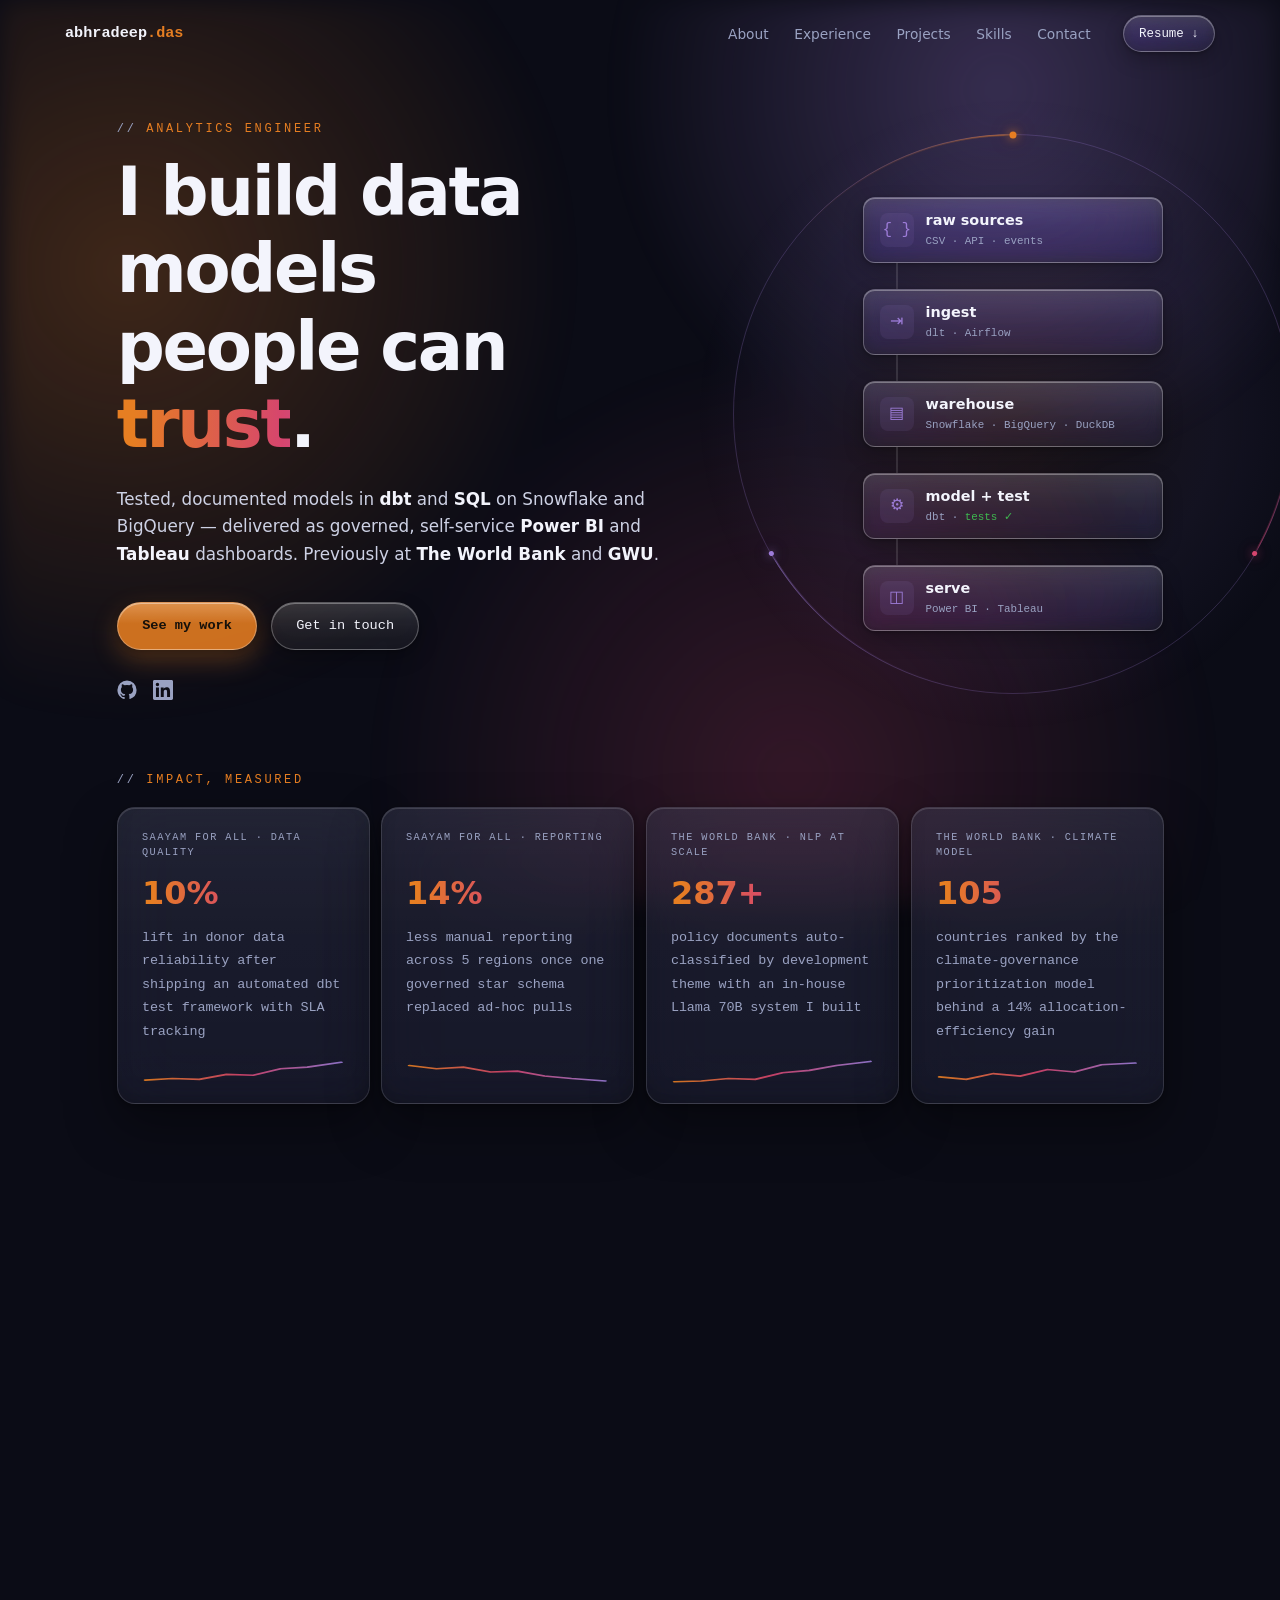
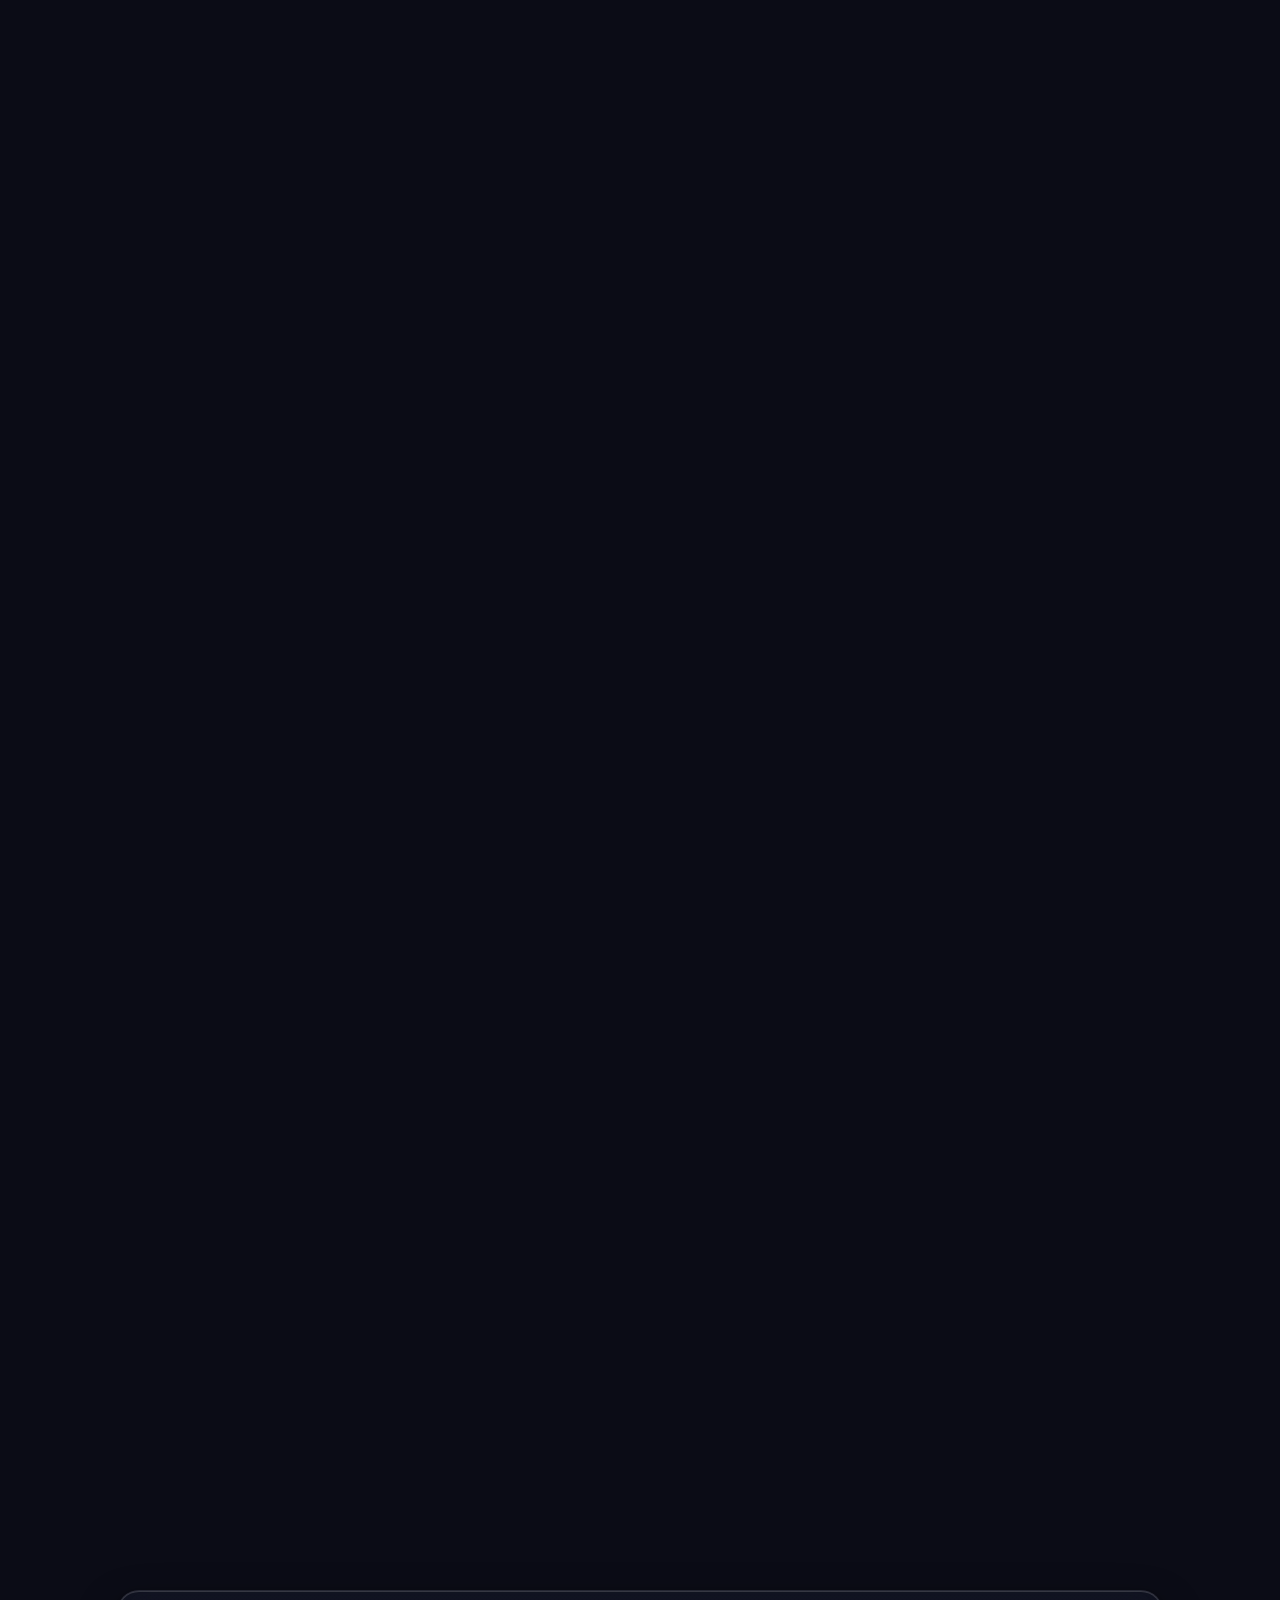
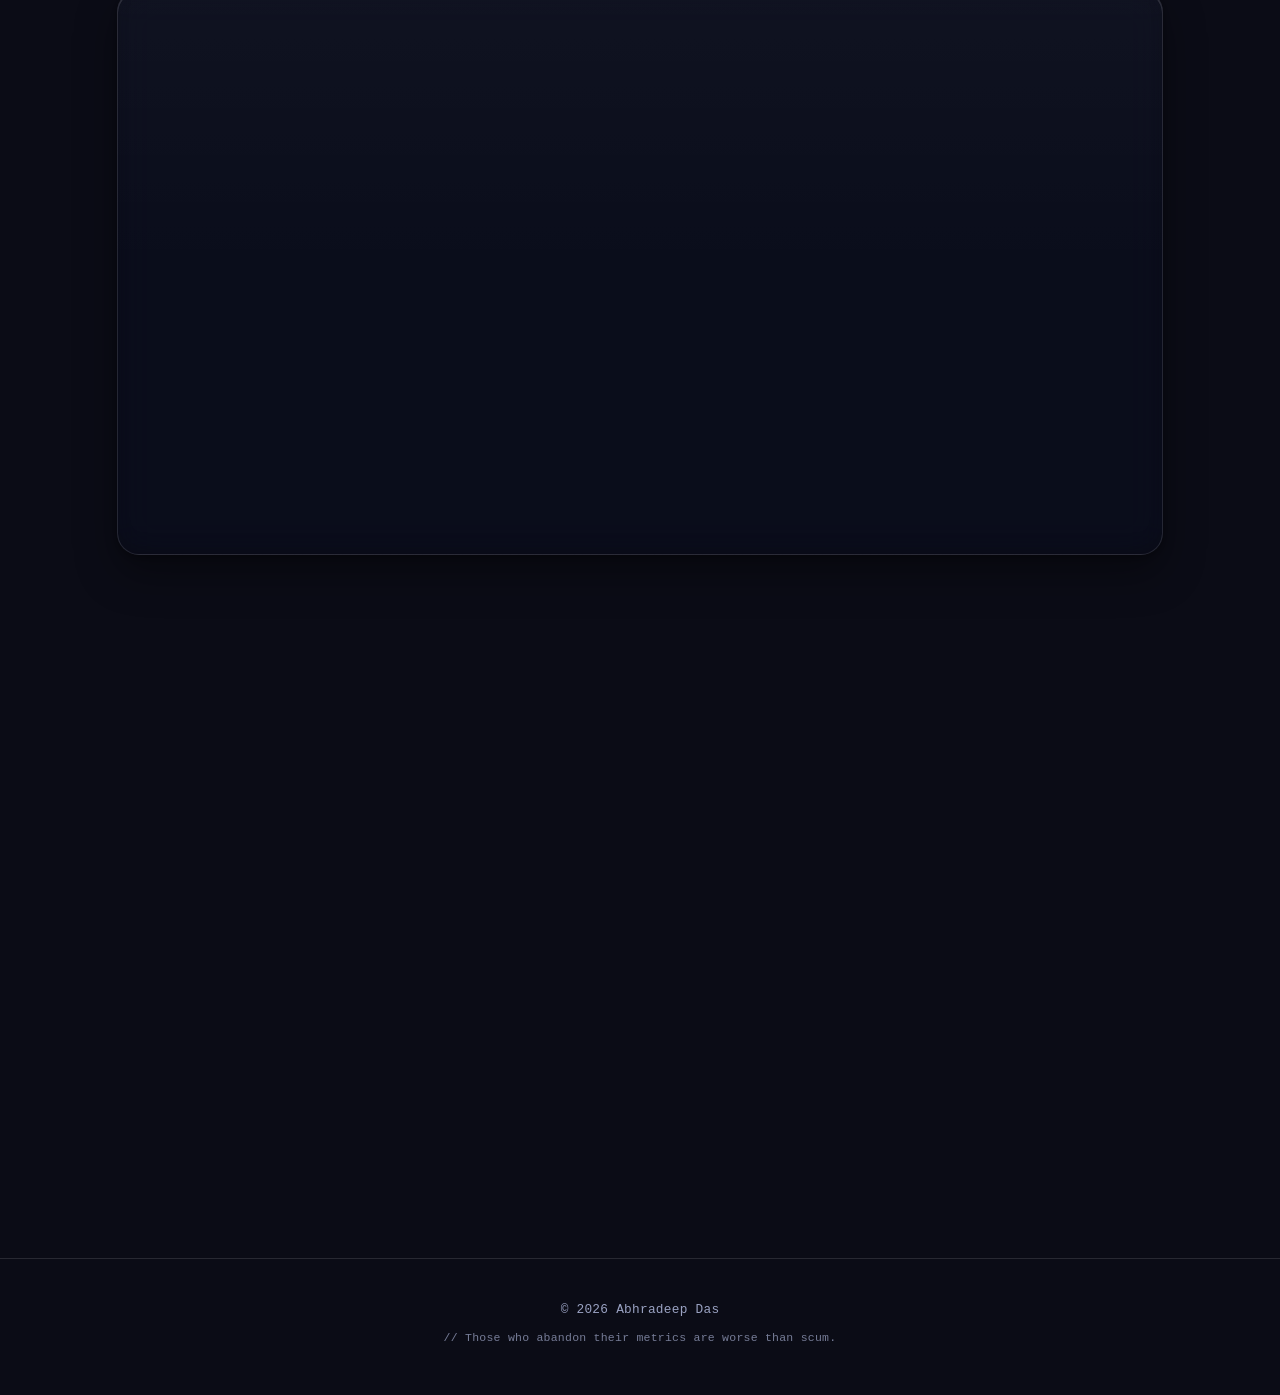
<file: index.html>
<!DOCTYPE html>
<html lang="en">
<head>
  <meta charset="UTF-8" />
  <meta name="viewport" content="width=device-width, initial-scale=1.0" />
  <title>Abhradeep Das — Analytics Engineer</title>
  <meta name="description" content="Analytics Engineer building tested, documented data models in dbt and SQL, delivered as governed Power BI and Tableau dashboards. Previously at The World Bank and GWU." />
  <meta property="og:title" content="Abhradeep Das — Analytics Engineer" />
  <meta property="og:description" content="dbt · SQL · Snowflake · BigQuery · Power BI. Turning multi-source data into one trusted source of truth." />
  <link rel="icon" href="data:image/svg+xml,<svg xmlns='http://www.w3.org/2000/svg' viewBox='0 0 100 100'><rect width='100' height='100' rx='20' fill='%230B0F14'/><text x='50' y='68' font-size='52' text-anchor='middle' fill='%23E67E22' font-family='monospace' font-weight='bold'>ad</text></svg>" />
  <link rel="stylesheet" href="style.css" />
</head>
<body>

  <!-- cursor glow layer -->
  <div class="cursor-glow" id="cursorGlow" aria-hidden="true"></div>

  <!-- scroll progress -->
  <div class="scroll-progress" id="scrollProgress" aria-hidden="true"></div>

  <!-- ============ LOADER ============ -->
  <div class="loader" id="loader" aria-hidden="true">
    <div class="loader-terminal">
      <div class="term-bar">
        <span class="term-dot red"></span><span class="term-dot yellow"></span><span class="term-dot green"></span>
        <span class="term-title">abhradeep@portfolio: ~</span>
      </div>
      <div class="term-body">
        <p class="loader-line" style="--i:0"><span class="term-user">abhradeep@portfolio</span><span class="term-path">:~$</span> dbt build --select portfolio</p>
        <p class="loader-line" style="--i:1">Running 4 models, 12 tests ...</p>
        <p class="loader-line" style="--i:2">Completed successfully &nbsp;<span class="ok">PASS=16 WARN=0 ERROR=0</span></p>
        <p class="loader-line dim" style="--i:3">-- Those who abandon their metrics are worse than scum.</p>
        <p class="loader-line" style="--i:4"><span class="term-user">abhradeep@portfolio</span><span class="term-path">:~$</span> <span class="term-cursor"></span></p>
      </div>
    </div>
  </div>

  <!-- ============ NAV ============ -->
  <header class="nav" id="nav">
    <a class="nav-logo" href="#top" aria-label="Home">abhradeep<span class="accent">.das</span></a>
    <nav class="nav-links" id="navLinks" aria-label="Primary">
      <a href="#about">About</a>
      <a href="#experience">Experience</a>
      <a href="#projects">Projects</a>
      <a href="#skills">Skills</a>
      <a href="#contact">Contact</a>
    </nav>
    <a class="btn btn-small" href="assets/Abhradeep_Das_AE.pdf" download="Abhradeep_Das_AE.pdf">Resume ↓</a>
    <button class="nav-burger" id="navBurger" aria-label="Open menu" aria-expanded="false">
      <span></span><span></span>
    </button>
  </header>

  <main id="top">

    <!-- ============ HERO ============ -->
    <section class="hero">
      <div class="hero-inner">
        <div class="hero-copy">
          <p class="eyebrow rise" style="--d:0">Analytics Engineer</p>
          <h1 class="rise" style="--d:1">I build data models<br />people can <span class="accent-grad">trust</span>.</h1>
          <p class="hero-sub rise" style="--d:2">
            Tested, documented models in <strong>dbt</strong> and <strong>SQL</strong> on Snowflake and BigQuery —
            delivered as governed, self-service <strong>Power BI</strong> and <strong>Tableau</strong> dashboards.
            Previously at <strong>The World Bank</strong> and <strong>GWU</strong>.
          </p>
          <div class="hero-cta rise" style="--d:3">
            <a class="btn btn-primary" href="#projects">See my work</a>
            <a class="btn btn-ghost" href="mailto:abhradeep.das@gwu.edu">Get in touch</a>
          </div>
          <div class="hero-socials rise" style="--d:4">
            <a href="https://github.com/abhradeepd" target="_blank" rel="noopener" aria-label="GitHub">
              <svg viewBox="0 0 24 24" width="20" height="20" fill="currentColor"><path d="M12 .5A11.5 11.5 0 0 0 .5 12c0 5.08 3.29 9.39 7.86 10.91.58.11.79-.25.79-.56v-2c-3.2.7-3.87-1.54-3.87-1.54-.53-1.33-1.28-1.69-1.28-1.69-1.04-.71.08-.7.08-.7 1.15.08 1.76 1.18 1.76 1.18 1.03 1.75 2.69 1.25 3.34.95.1-.74.4-1.25.72-1.53-2.55-.29-5.23-1.28-5.23-5.68 0-1.25.45-2.28 1.18-3.08-.12-.29-.51-1.46.11-3.05 0 0 .96-.31 3.16 1.18a11 11 0 0 1 5.76 0c2.2-1.49 3.16-1.18 3.16-1.18.62 1.59.23 2.76.11 3.05.74.8 1.18 1.83 1.18 3.08 0 4.41-2.69 5.38-5.25 5.67.41.35.77 1.04.77 2.1v3.11c0 .31.21.68.8.56A11.5 11.5 0 0 0 23.5 12 11.5 11.5 0 0 0 12 .5Z"/></svg>
            </a>
            <a href="https://www.linkedin.com/in/abhradeep-das-ds09ji3/" target="_blank" rel="noopener" aria-label="LinkedIn">
              <svg viewBox="0 0 24 24" width="20" height="20" fill="currentColor"><path d="M20.45 20.45h-3.56v-5.57c0-1.33-.02-3.04-1.85-3.04-1.85 0-2.14 1.45-2.14 2.94v5.67H9.34V9h3.42v1.56h.05c.48-.9 1.64-1.85 3.37-1.85 3.6 0 4.27 2.37 4.27 5.46v6.28ZM5.34 7.43a2.06 2.06 0 1 1 0-4.13 2.06 2.06 0 0 1 0 4.13ZM7.12 20.45H3.55V9h3.57v11.45ZM22.22 0H1.77C.79 0 0 .77 0 1.72v20.55C0 23.23.79 24 1.77 24h20.45c.98 0 1.78-.77 1.78-1.73V1.72C24 .77 23.2 0 22.22 0Z"/></svg>
            </a>
          </div>
        </div>

        <!-- Signature: animated pipeline -->
        <div class="hero-pipeline rise" style="--d:2" aria-hidden="true">
          <div class="hero-eclipse">
            <span class="ring-orbit">
              <span class="bead-arm arm-ember"><span class="ring-bead"></span></span>
              <span class="bead-arm arm-rose" style="--rot:120deg"><span class="ring-bead bead-rose"></span></span>
              <span class="bead-arm arm-lav" style="--rot:240deg"><span class="ring-bead bead-lav"></span></span>
            </span>
          </div>
          <div class="pipe-node" style="--n:0">
            <span class="pipe-icon">{ }</span>
            <span class="pipe-label">raw sources</span>
            <span class="pipe-sub">CSV · API · events</span>
          </div>
          <div class="pipe-link" style="--n:0"><span class="pulse"></span></div>
          <div class="pipe-node" style="--n:1">
            <span class="pipe-icon">⇥</span>
            <span class="pipe-label">ingest</span>
            <span class="pipe-sub">dlt · Airflow</span>
          </div>
          <div class="pipe-link" style="--n:1"><span class="pulse"></span></div>
          <div class="pipe-node pipe-node-wide" style="--n:2">
            <span class="pipe-icon">▤</span>
            <span class="pipe-label">warehouse</span>
            <span class="pipe-sub">Snowflake · BigQuery · DuckDB</span>
          </div>
          <div class="pipe-link" style="--n:2"><span class="pulse"></span></div>
          <div class="pipe-node" style="--n:3">
            <span class="pipe-icon">⚙</span>
            <span class="pipe-label">model + test</span>
            <span class="pipe-sub">dbt · <span class="tests-badge" id="testsBadge">tests ✓</span></span>
          </div>
          <div class="pipe-link" style="--n:3"><span class="pulse"></span></div>
          <div class="pipe-node" style="--n:4">
            <span class="pipe-icon">◫</span>
            <span class="pipe-label">serve</span>
            <span class="pipe-sub">Power BI · Tableau</span>
          </div>
        </div>
      </div>

      <!-- metrics: each number is tied to its role and story -->
      <div class="metrics-block">
        <p class="eyebrow reveal">Impact, measured</p>
        <div class="hero-metrics">
          <div class="metric reveal">
            <span class="metric-context mono">Saayam for All · data quality</span>
            <span class="metric-num" data-count="18" data-suffix="%">0%</span>
            <span class="metric-label">lift in donor data reliability after shipping an automated dbt test framework with SLA tracking</span>
            <svg class="spark" viewBox="0 0 120 32" preserveAspectRatio="none" aria-hidden="true">
              <defs><linearGradient id="sg1" x1="0" y1="0" x2="1" y2="0"><stop offset="0" stop-color="#e67e22"/><stop offset="0.5" stop-color="#d6456e"/><stop offset="1" stop-color="#9d7cd8"/></linearGradient></defs>
              <path pathLength="100" d="M2 26 L18 24 L34 25 L50 19 L66 20 L82 12 L98 10 L118 4" fill="none" stroke="url(#sg1)" stroke-width="2" stroke-linecap="round"/>
            </svg>
          </div>
          <div class="metric reveal">
            <span class="metric-context mono">Saayam for All · reporting</span>
            <span class="metric-num" data-count="25" data-suffix="%">0%</span>
            <span class="metric-label">less manual reporting across 5 regions once one governed star schema replaced ad-hoc pulls</span>
            <svg class="spark" viewBox="0 0 120 32" preserveAspectRatio="none" aria-hidden="true">
              <defs><linearGradient id="sg2" x1="0" y1="0" x2="1" y2="0"><stop offset="0" stop-color="#e67e22"/><stop offset="0.5" stop-color="#d6456e"/><stop offset="1" stop-color="#9d7cd8"/></linearGradient></defs>
              <path pathLength="100" d="M2 8 L18 12 L34 10 L50 16 L66 15 L82 21 L98 24 L118 27" fill="none" stroke="url(#sg2)" stroke-width="2" stroke-linecap="round"/>
            </svg>
          </div>
          <div class="metric reveal">
            <span class="metric-context mono">The World Bank · NLP at scale</span>
            <span class="metric-num" data-count="500" data-suffix="+">0</span>
            <span class="metric-label">policy documents auto-classified by development theme with an in-house Llama 70B system I built</span>
            <svg class="spark" viewBox="0 0 120 32" preserveAspectRatio="none" aria-hidden="true">
              <defs><linearGradient id="sg3" x1="0" y1="0" x2="1" y2="0"><stop offset="0" stop-color="#e67e22"/><stop offset="0.5" stop-color="#d6456e"/><stop offset="1" stop-color="#9d7cd8"/></linearGradient></defs>
              <path pathLength="100" d="M2 28 L18 27 L34 24 L50 25 L66 17 L82 14 L98 8 L118 3" fill="none" stroke="url(#sg3)" stroke-width="2" stroke-linecap="round"/>
            </svg>
          </div>
          <div class="metric reveal">
            <span class="metric-context mono">The World Bank · climate model</span>
            <span class="metric-num" data-count="182" data-suffix="">0</span>
            <span class="metric-label">countries ranked by the climate-governance prioritization model behind a 14% allocation-efficiency gain</span>
            <svg class="spark" viewBox="0 0 120 32" preserveAspectRatio="none" aria-hidden="true">
              <defs><linearGradient id="sg4" x1="0" y1="0" x2="1" y2="0"><stop offset="0" stop-color="#e67e22"/><stop offset="0.5" stop-color="#d6456e"/><stop offset="1" stop-color="#9d7cd8"/></linearGradient></defs>
              <path pathLength="100" d="M2 22 L18 25 L34 18 L50 21 L66 13 L82 16 L98 7 L118 5" fill="none" stroke="url(#sg4)" stroke-width="2" stroke-linecap="round"/>
            </svg>
          </div>
        </div>
      </div>
    </section>



    <!-- ============ ABOUT ============ -->
    <section class="section" id="about">
      <div class="section-head reveal">
        <p class="eyebrow">01 · About</p>
        <h2>The <span class="accent-grad">short</span> version</h2>
      </div>
      <div class="about-grid">
        <div class="about-card reveal">
          <img class="about-avatar" src="assets/avatar.png" alt="Abhradeep Das" loading="lazy" width="132" height="132" />
          <div>
            <h3>Abhradeep Das</h3>
            <p class="mono muted">MS Data Science · GWU '25</p>
          </div>
        </div>
        <div class="about-text reveal">
          <p>
            I sit at the point where data engineering meets analytics: taking messy, multi-source data and turning it
            into one tested, documented source of truth that stakeholders actually trust. At <strong>Saayam for All</strong> I own
            dbt and SQL models on Snowflake end to end — from Airflow-orchestrated ingestion to Power BI semantic models with DAX.
            At <strong>The World Bank</strong> I built the pipeline and the statistics behind a climate-governance
            prioritization model spanning 182 countries.
          </p>
          <p>
            Right now I'm deepening the 2026 analytics-engineering stack — dlt, Dagster, MetricFlow, Elementary —
            through two end-to-end portfolio builds you can watch take shape below.
          </p>
          <ul class="about-facts mono">
            <li><span class="accent">▸</span> Open to Analytics Engineer / BI Engineer / Data Analyst roles</li>
            <li><span class="accent">▸</span> Anywhere in India · Open to relocating worldwide (work visa required)</li>
            <li><span class="accent">▸</span> abhradeep.das@gwu.edu</li>
          </ul>
        </div>
      </div>
    </section>

    <!-- ============ EXPERIENCE ============ -->
    <section class="section" id="experience">
      <div class="section-head reveal">
        <p class="eyebrow">02 · Experience</p>
        <h2>Where I've <span class="accent-grad">built</span> things</h2>
      </div>

      <div class="timeline">
        <article class="tl-item reveal">
          <div class="tl-meta mono"><span class="tl-date">Jun 2025 — Present</span></div>
          <div class="tl-node"><span class="tl-dot"></span></div>
          <div class="tl-card">
            <h3>Analytics Engineer · <span class="accent">Saayam for All</span></h3>
            <p class="tl-loc mono muted">Remote</p>
            <p class="tl-body">
              Donor and volunteer data lived in disconnected sources, so every region reported slightly different numbers.
              I built the pipeline that fixed that: modular Python, dbt and SQL transformation models on Snowflake,
              orchestrated with Apache Airflow, feeding a star schema and Power BI semantic models with DAX measures that
              regional teams now self-serve from. An automated data-quality framework — completeness, consistency and
              null-check tests plus SLA-tracking scripts — lifted donor data reliability by <strong>18%</strong>, and the
              governed model cut manual reporting effort by <strong>25% across 5 regions</strong>.
            </p>
            <div class="chips"><span>dbt</span><span>Snowflake</span><span>Airflow</span><span>Power BI · DAX</span><span>SQL</span></div>
          </div>
        </article>

        <article class="tl-item reveal">
          <div class="tl-meta mono"><span class="tl-date">Jan 2025 — May 2025</span></div>
          <div class="tl-node"><span class="tl-dot"></span></div>
          <div class="tl-card">
            <h3>Data Science Fellow · <span class="accent">The World Bank</span></h3>
            <p class="tl-loc mono muted">Washington, DC</p>
            <p class="tl-body">
              The team needed to know which climate-governance reforms would return the most across 182 countries — but
              the evidence sat in 10+ web sources and 500+ unread policy documents. I engineered Python-based ELT with
              Selenium to normalize semi-structured data (JSON, CSV, PDF), built an in-house Llama 70B classification
              system to tag every document by development theme, and modeled it all on Snowflake. The resulting
              climate-prioritization model (Factor Analysis, Latent Class Analysis, Item Response Theory) improved
              investment allocation efficiency by <strong>14%</strong>, and its Tableau dashboard put insights in front of
              analysts <strong>20% faster</strong>.
            </p>
            <div class="chips"><span>Python</span><span>Llama 70B</span><span>Snowflake</span><span>Tableau</span><span>ELT</span></div>
          </div>
        </article>

        <article class="tl-item reveal">
          <div class="tl-meta mono"><span class="tl-date">Feb 2024 — May 2024</span></div>
          <div class="tl-node"><span class="tl-dot"></span></div>
          <div class="tl-card">
            <h3>Research Assistant I · <span class="accent">George Washington University</span></h3>
            <p class="tl-loc mono muted">Washington, DC</p>
            <p class="tl-body">
              Financial-risk researchers were manually combing through <strong>~1&nbsp;TB</strong> of 10-K SEC filings.
              I automated the whole path: an end-to-end pipeline ingesting filings from AWS S3, an ETL workflow in Python
              (Regex, spaCy) extracting Risk Factor 1A passages into structured, query-ready tables, and a
              transformer-based text-similarity module flagging anomalous risk-disclosure shifts across companies and
              quarters — turning a slow manual review into repeatable, scalable analysis.
            </p>
            <div class="chips"><span>AWS S3</span><span>Python</span><span>spaCy</span><span>NLP</span></div>
          </div>
        </article>

        <article class="tl-item reveal">
          <div class="tl-meta mono"><span class="tl-date">Aug 2022 — Dec 2022</span></div>
          <div class="tl-node"><span class="tl-dot"></span></div>
          <div class="tl-card">
            <h3>Research Assistant I · <span class="accent">Calcutta University</span></h3>
            <p class="tl-loc mono muted">Kolkata, India</p>
            <p class="tl-body">
              Phishing and fraud messages were slipping past manual review. Working with a cross-functional team on Git
              and JIRA, I architected the scraping and extraction pipeline (Python, BeautifulSoup, Regex) and helped
              design a Docker-containerized ML system on AWS classifying <strong>10,000+ messages a month</strong> with
              XGBoost, SVC and Sentence-BERT embeddings. The model reached an <strong>85% F1 score</strong> and
              contributed to a <strong>35% reduction</strong> in fraud cases.
            </p>
            <div class="chips"><span>Docker</span><span>AWS</span><span>XGBoost</span><span>Sentence-BERT</span></div>
          </div>
        </article>
      </div>

      <p class="eyebrow edu-eyebrow reveal">Education</p>
      <div class="timeline timeline-edu">
        <article class="tl-item reveal">
          <div class="tl-meta mono"><span class="tl-date">May 2025</span></div>
          <div class="tl-node"><span class="tl-dot"></span></div>
          <div class="tl-card">
            <h3>MS, Data Science · <span class="accent">The George Washington University</span></h3>
            <p class="tl-degree mono">Washington, DC</p>
          </div>
        </article>
        <article class="tl-item reveal">
          <div class="tl-meta mono"><span class="tl-date">Jul 2023</span></div>
          <div class="tl-node"><span class="tl-dot"></span></div>
          <div class="tl-card">
            <h3>B.Tech, Computer Science &amp; Engineering · <span class="accent">Techno India University</span></h3>
            <p class="tl-degree mono">Kolkata, India</p>
          </div>
        </article>
      </div>
    </section>

    <!-- ============ PROJECTS ============ -->
    <section class="section" id="projects">
      <div class="section-head reveal">
        <p class="eyebrow">03 · Projects</p>
        <h2>Built &amp; <span class="accent-grad">building</span></h2>
        <p class="section-sub">Two end-to-end analytics-engineering builds are in active development — the repos go live here as each milestone lands.</p>
      </div>

      <div class="proj-grid">
        <article class="proj-card reveal">
          <div class="proj-top">
            <span class="proj-status building"><span class="dot"></span>In progress</span>
            <span class="mono muted">01</span>
          </div>
          <h3>E-Commerce Analytics Warehouse</h3>
          <p>One governed source of truth for a marketplace's revenue, delivery-time and repeat-purchase metrics — from raw Olist CSVs to a Power BI semantic model with row-level security. Ingestion with dlt, a tested dbt star schema with SCD Type&nbsp;2 and incremental models on DuckDB, Elementary observability, Dagster orchestration and CI on GitHub Actions.</p>
          <div class="chips"><span>dlt</span><span>dbt</span><span>DuckDB</span><span>SCD 2</span><span>Elementary</span><span>Dagster</span><span>CI/CD</span><span>Power BI RLS</span></div>
        </article>

        <article class="proj-card reveal">
          <div class="proj-top">
            <span class="proj-status building"><span class="dot"></span>In progress</span>
            <span class="mono muted">02</span>
          </div>
          <h3>Event Analytics &amp; Governed Metrics Layer</h3>
          <p>A funnel and cohort analytics layer on GA4's public clickstream sample in BigQuery: flattening nested event arrays, sessionization, cost-aware partition pruning, metrics defined once in a MetricFlow semantic layer, Elementary anomaly monitoring, and dynamic RLS in Power BI — plus an LLM anomaly narrative constrained to real figures.</p>
          <div class="chips"><span>BigQuery</span><span>dbt</span><span>MetricFlow</span><span>GA4</span><span>Elementary</span><span>Power BI RLS</span><span>Groq · Llama</span></div>
        </article>

        <a class="proj-card reveal" href="https://github.com/abhradeepd/NLP-Final-Project-Group-5" target="_blank" rel="noopener">
          <div class="proj-top">
            <span class="proj-status done"><span class="dot"></span>Completed</span>
            <span class="mono muted">03 ↗</span>
          </div>
          <h3>Quora Question Pair Similarity</h3>
          <p>Duplicate-question detection at 93% accuracy with an ensemble of BERT embeddings, XGBoost and TF-IDF; contrastive learning with Siamese networks cut false positives by 40%. Deployed on AWS Lambda with ONNX optimizations for low-latency, scalable inference.</p>
          <div class="chips"><span>BERT</span><span>XGBoost</span><span>Siamese nets</span><span>AWS Lambda</span><span>ONNX</span></div>
          <span class="proj-repo mono">View repo on GitHub ↗</span>
        </a>
      </div>
    </section>

    <!-- ============ SKILLS ============ -->
    <section class="section" id="skills">
      <div class="section-head reveal">
        <p class="eyebrow">04 · Skills</p>
        <h2>The <span class="accent-grad">toolbox</span></h2>
      </div>
      <div class="skills-rows">
        <div class="skill-row reveal">
          <h4 class="mono"><span class="row-idx">01</span>Languages &amp; databases</h4>
          <div class="chips"><span>Python</span><span>SQL (MySQL, PostgreSQL)</span><span>R</span><span>NoSQL (MongoDB)</span></div>
        </div>
        <div class="skill-row reveal">
          <h4 class="mono"><span class="row-idx">02</span>Transformation &amp; modeling</h4>
          <div class="chips"><span>dbt (core, tests &amp; docs)</span><span>Jinja</span><span>MetricFlow</span><span>Star / Snowflake schema</span><span>SCD Type 2</span><span>Elementary</span></div>
        </div>
        <div class="skill-row reveal">
          <h4 class="mono"><span class="row-idx">03</span>Orchestration &amp; DevOps</h4>
          <div class="chips"><span>Airflow</span><span>Dagster</span><span>dlt</span><span>dbt scheduler</span><span>Git · GitHub Actions (CI/CD)</span><span>Docker</span><span>Kubernetes</span><span>JIRA</span></div>
        </div>
        <div class="skill-row reveal">
          <h4 class="mono"><span class="row-idx">04</span>Warehouses &amp; cloud</h4>
          <div class="chips"><span>Snowflake</span><span>BigQuery</span><span>DuckDB</span><span>AWS</span><span>GCP</span></div>
        </div>
        <div class="skill-row reveal">
          <h4 class="mono"><span class="row-idx">05</span>BI &amp; reporting</h4>
          <div class="chips"><span>Power BI (DAX, Power Query)</span><span>Tableau</span><span>Looker Studio</span><span>MS Excel</span></div>
        </div>
        <div class="skill-row reveal">
          <h4 class="mono"><span class="row-idx">06</span>Analytics &amp; ML</h4>
          <div class="chips"><span>Pandas · NumPy</span><span>Matplotlib · Seaborn · Plotly</span><span>spaCy · Selenium · BeautifulSoup</span><span>PyTorch</span><span>TensorFlow</span><span>Scikit-Learn</span><span>Hugging Face</span><span>Llama 70B</span></div>
        </div>
      </div>
    </section>

    <!-- ============ CONTACT ============ -->
    <section class="section contact" id="contact">
      <div class="contact-card reveal">
        <p class="eyebrow">05 · Contact</p>
        <h2>Let's build a <span class="accent-grad">source of truth</span>.</h2>
        <p class="section-sub">I'm currently looking for Analytics Engineer, BI Engineer and Data Analyst roles — anywhere in India, and open to relocating worldwide with work-visa sponsorship. If my work fits what your team needs, my inbox is open.</p>
        <div class="hero-cta">
          <a class="btn btn-primary" href="mailto:abhradeep.das@gwu.edu">abhradeep.das@gwu.edu</a>
          <a class="btn btn-ghost" href="assets/Abhradeep_Das_AE.pdf" download="Abhradeep_Das_AE.pdf">Download resume</a>
        </div>
        <div class="hero-socials">
          <a href="https://github.com/abhradeepd" target="_blank" rel="noopener" aria-label="GitHub">
            <svg viewBox="0 0 24 24" width="20" height="20" fill="currentColor"><path d="M12 .5A11.5 11.5 0 0 0 .5 12c0 5.08 3.29 9.39 7.86 10.91.58.11.79-.25.79-.56v-2c-3.2.7-3.87-1.54-3.87-1.54-.53-1.33-1.28-1.69-1.28-1.69-1.04-.71.08-.7.08-.7 1.15.08 1.76 1.18 1.76 1.18 1.03 1.75 2.69 1.25 3.34.95.1-.74.4-1.25.72-1.53-2.55-.29-5.23-1.28-5.23-5.68 0-1.25.45-2.28 1.18-3.08-.12-.29-.51-1.46.11-3.05 0 0 .96-.31 3.16 1.18a11 11 0 0 1 5.76 0c2.2-1.49 3.16-1.18 3.16-1.18.62 1.59.23 2.76.11 3.05.74.8 1.18 1.83 1.18 3.08 0 4.41-2.69 5.38-5.25 5.67.41.35.77 1.04.77 2.1v3.11c0 .31.21.68.8.56A11.5 11.5 0 0 0 23.5 12 11.5 11.5 0 0 0 12 .5Z"/></svg>
          </a>
          <a href="https://www.linkedin.com/in/abhradeep-das-ds09ji3/" target="_blank" rel="noopener" aria-label="LinkedIn">
            <svg viewBox="0 0 24 24" width="20" height="20" fill="currentColor"><path d="M20.45 20.45h-3.56v-5.57c0-1.33-.02-3.04-1.85-3.04-1.85 0-2.14 1.45-2.14 2.94v5.67H9.34V9h3.42v1.56h.05c.48-.9 1.64-1.85 3.37-1.85 3.6 0 4.27 2.37 4.27 5.46v6.28ZM5.34 7.43a2.06 2.06 0 1 1 0-4.13 2.06 2.06 0 0 1 0 4.13ZM7.12 20.45H3.55V9h3.57v11.45ZM22.22 0H1.77C.79 0 0 .77 0 1.72v20.55C0 23.23.79 24 1.77 24h20.45c.98 0 1.78-.77 1.78-1.73V1.72C24 .77 23.2 0 22.22 0Z"/></svg>
          </a>
        </div>
      </div>
    </section>
  </main>

  <footer class="footer">
    <p class="mono muted">© <span id="year"></span> Abhradeep Das</p>
    <p class="mono muted footer-motto">// Those who abandon their metrics are worse than scum.</p>
  </footer>

  <script src="main.js"></script>
</body>
</html>
</file>
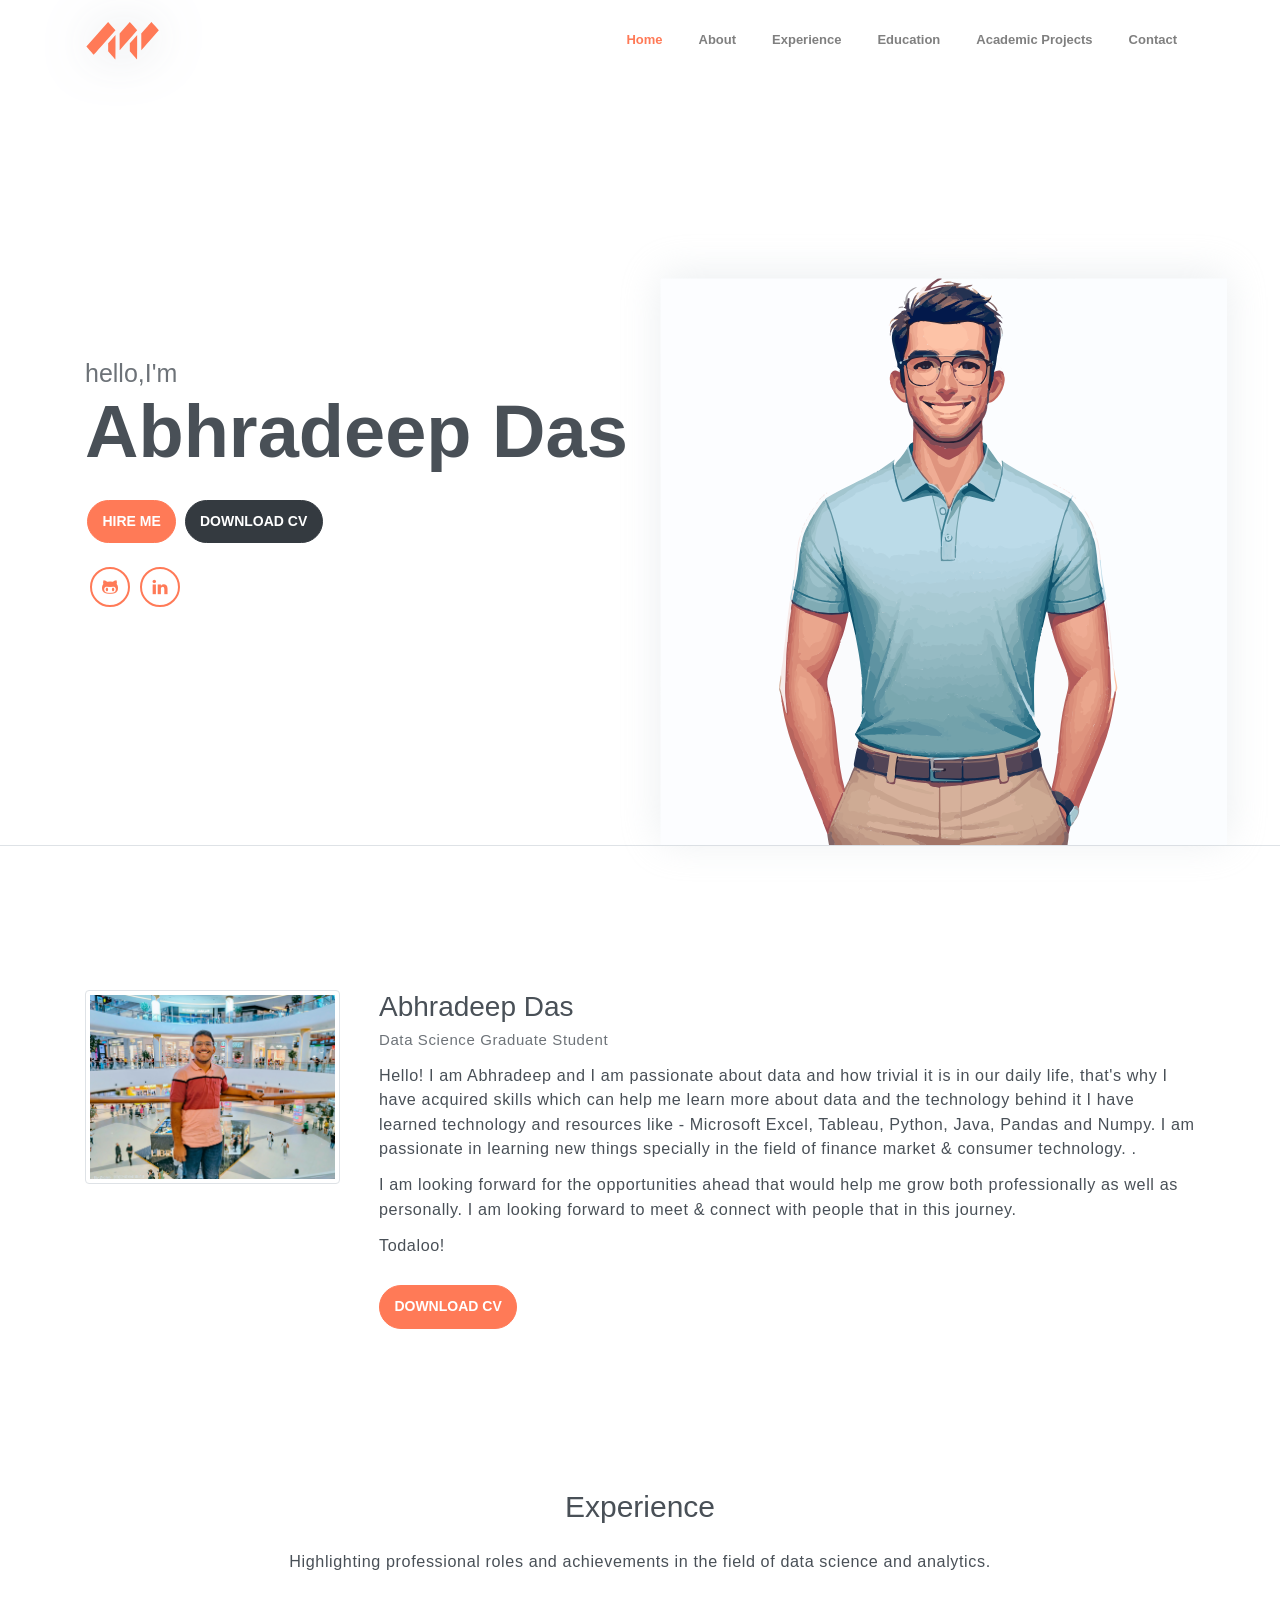
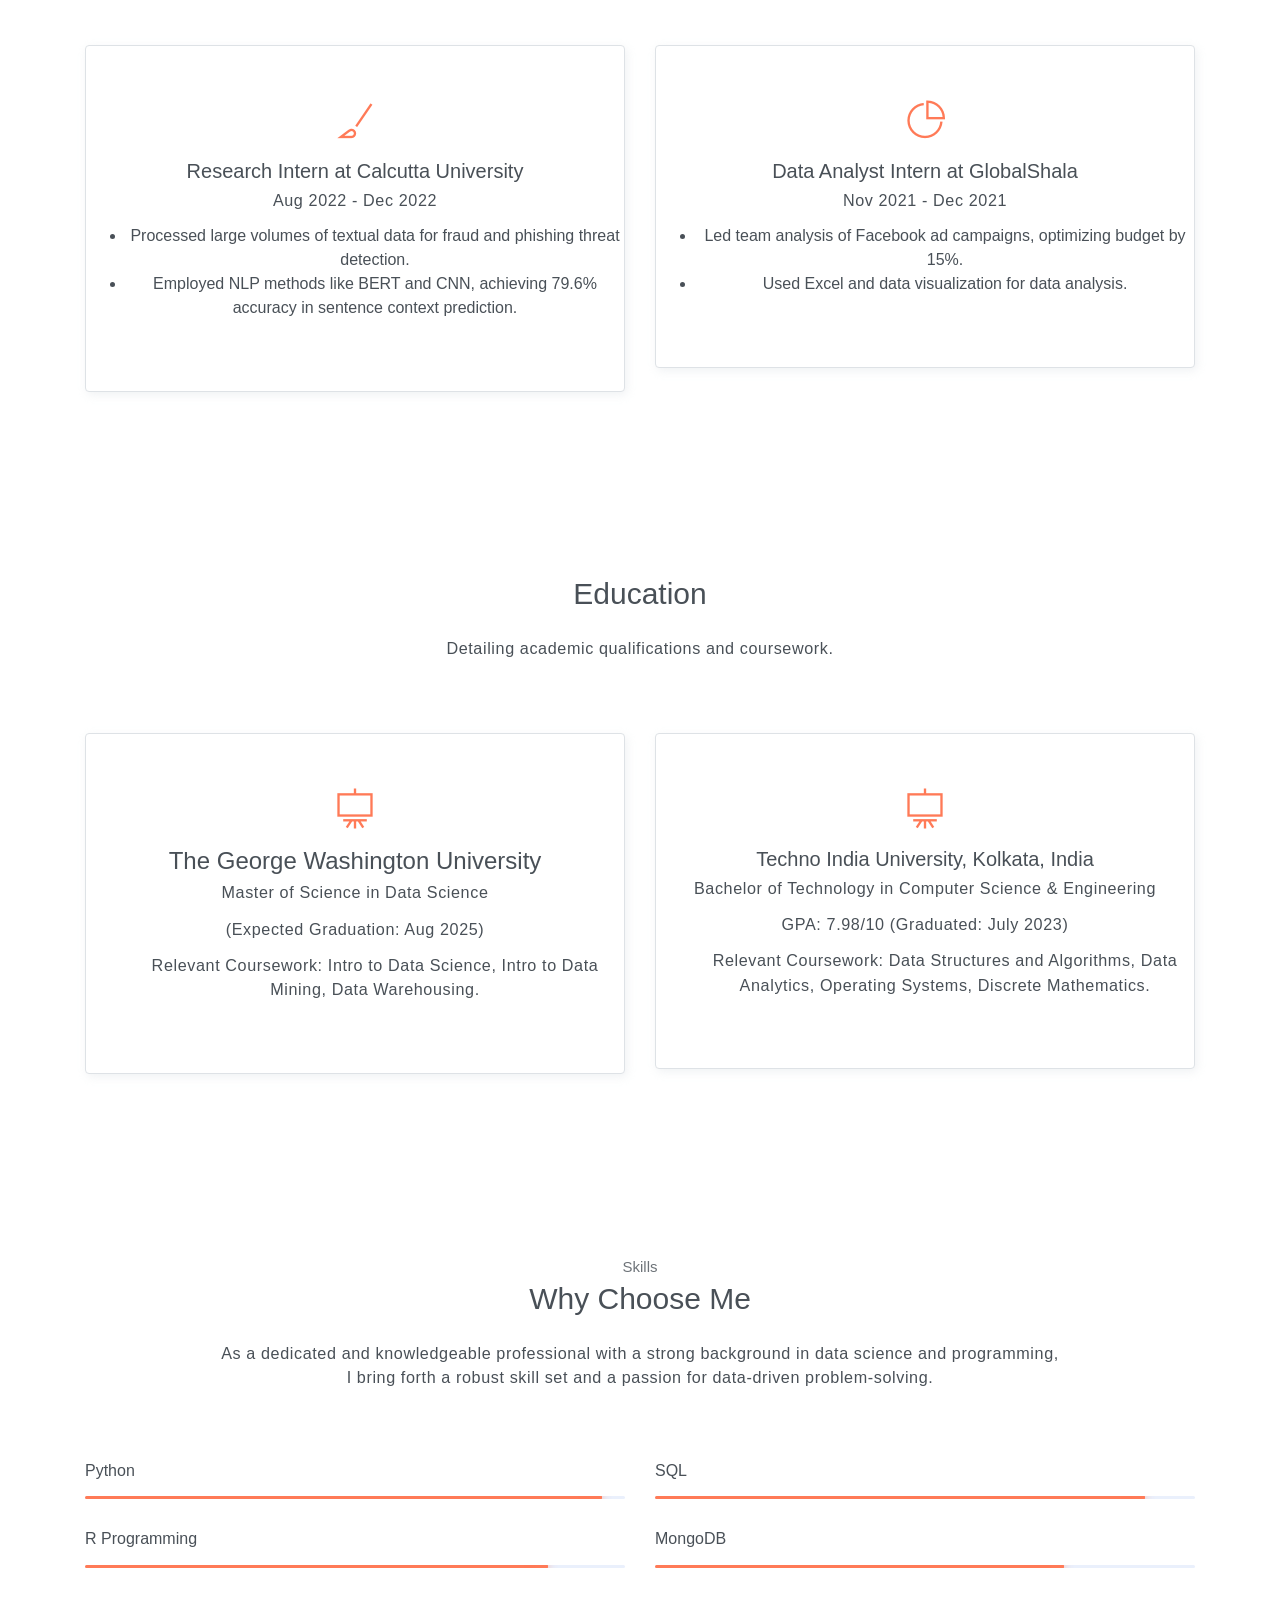
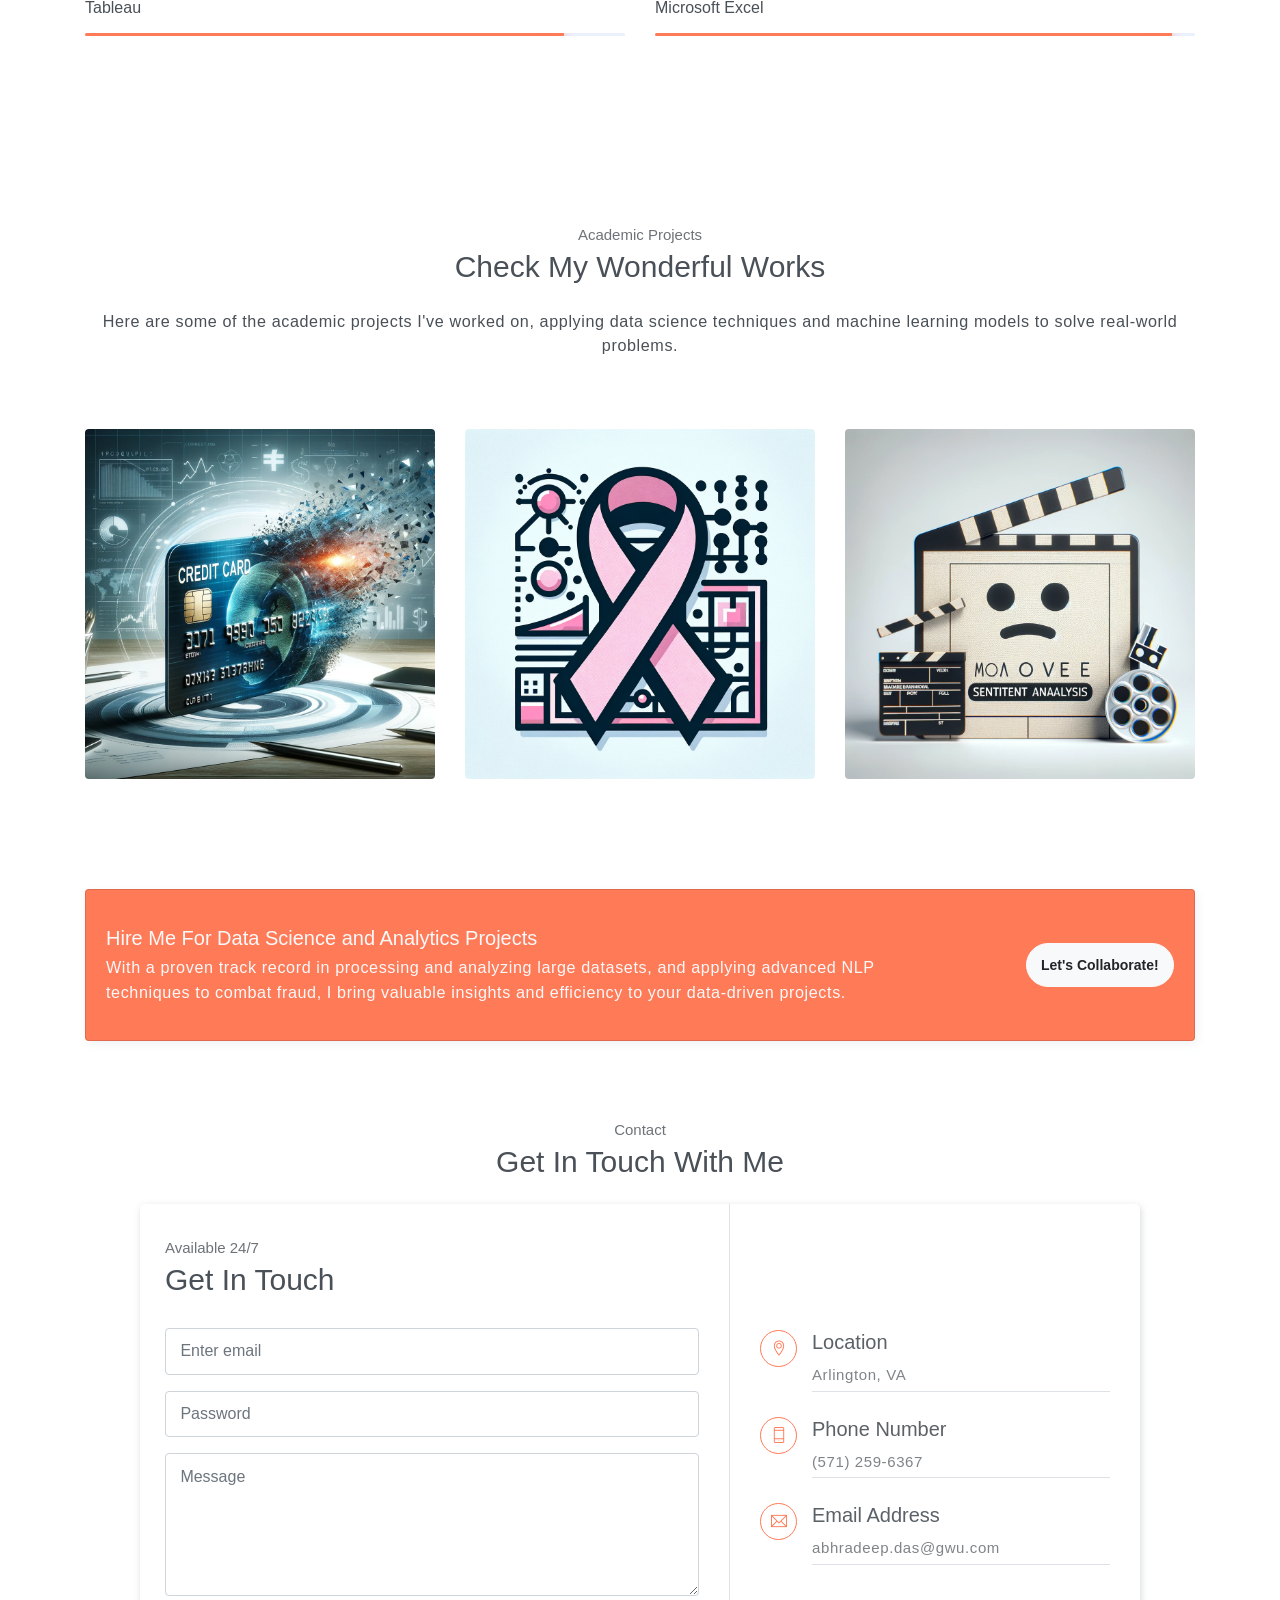
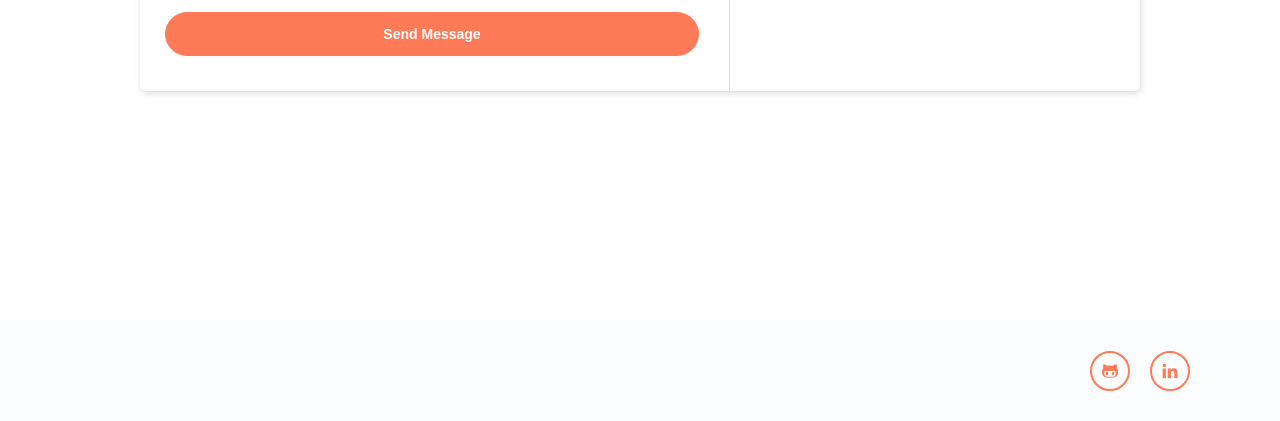
<file: public_html/index.html>
<!DOCTYPE html>
<html lang="en">
<head>
	<meta charset="utf-8">
    <meta name="viewport" content="width=device-width, initial-scale=1, shrink-to-fit=no">
    <meta name="description" content="Start your development with Steller landing page.">
    <meta name="author" content="Devcrud">
    <title>Abhradeep's Portfolio</title>
    <!-- font icons -->
    <link rel="stylesheet" href="assets/vendors/themify-icons/css/themify-icons.css">
    <!-- Bootstrap + Steller main styles -->
	<link rel="stylesheet" href="assets/css/steller.css">
</head>
<body data-spy="scroll" data-target=".navbar" data-offset="40" id="home">

    <!-- Page navigation -->
    <nav class="navbar navbar-expand-lg navbar-light fixed-top" data-spy="affix" data-offset-top="0">
        <div class="container">
            <a class="navbar-brand" href="#"><img src="assets/imgs/logo.svg" alt=""></a>
            <button class="navbar-toggler" type="button" data-toggle="collapse" data-target="#navbarSupportedContent" aria-controls="navbarSupportedContent" aria-expanded="false" aria-label="Toggle navigation">
                <span class="navbar-toggler-icon"></span>
            </button>

            <div class="collapse navbar-collapse" id="navbarSupportedContent">
                <ul class="navbar-nav ml-auto align-items-center">
                    <li class="nav-item">
                        <a class="nav-link" href="#home">Home</a>
                    </li>
                    <li class="nav-item">
                        <a class="nav-link" href="#about">About</a>
                    </li>
                    <li class="nav-item">
                        <a class="nav-link" href="#experience">Experience</a>
                    </li>
                    <li class="nav-item">
                        <a class="nav-link" href="#education">Education</a>
                    </li>                   
                    <li class="nav-item">
                        <a class="nav-link" href="#projects">Academic Projects</a>
                    </li>
                    <li class="nav-item">
                        <a class="nav-link" href="#contact">Contact</a>
                    </li>
                </ul>
            </div>
        </div>          
    </nav>
    <!-- End of page navibation -->

    <!-- Page Header -->
    <header class="header" id="home">
        <div class="container">
            <div class="infos">
                <h6 class="subtitle">hello,I'm</h6>
                <h6 class="title">Abhradeep Das</h6>
                <p></p>

                <div class="buttons pt-3">
                    <button class="btn btn-primary rounded">HIRE ME</button>
                    <a href="/Users/abhradeepdas/Downloads/steller/public_html/resume.pdf" target="_blank" class="btn btn-dark rounded">DOWNLOAD CV</a>
                </div>      

                <div class="socials mt-4">
                    <a class="social-item" href="https://github.com/abhradeepd"><i class="ti-github"></i></a>
                    <a class="social-item" href="https://www.linkedin.com/in/abhradeep-das-ds09ji3/"><i class="ti-linkedin"></i></a>
                </div>
            </div>              
            <div class="img-holder">
                <img src="assets/imgs/two.svg" alt="">
            </div>      
        </div>  
    </header>
    <!-- End of Page Header -->
    
    <!-- About section -->
    <section id="about" class="section mt-3">
        <div class="container mt-5">
            <div class="row text-center text-md-left">
                <div class="col-md-3">
                    <img src="assets/imgs/hello.jpeg" alt="" class="img-thumbnail mb-4">
                </div>
                <div class="pl-md-4 col-md-9">
                    <h6 class="title">Abhradeep Das</h6>
                    <p class="subtitle">Data Science Graduate Student</p>
                    <p>Hello!
                        I am Abhradeep and I am passionate about data and how trivial it is in our daily life, that's why I have acquired skills which can help me learn more about data and the technology behind it I have learned technology and resources like - Microsoft Excel, Tableau, Python, Java, Pandas and Numpy. I am passionate in learning new things specially in the field of finance market & consumer technology. .</p>
                    <p>I am looking forward for the opportunities ahead that would help me grow both professionally as well as personally. I am looking forward to meet & connect with people that in this journey.</p>
                    <p>Todaloo!</p>
                    <button class="btn btn-primary rounded mt-3">DOWNLOAD CV</button>                   
                </div>
            </div>
        </div>
    </section>

    <!-- Service section -->
    <section id="experience" class="section">
        <div class="container text-center">
            <h6 class="section-title mb-4">Experience</h6>
            <p class="mb-5 pb-4">Highlighting professional roles and achievements in the field of data science and analytics.</p>
    
            <div class="row">
                <div class="col-sm-6 col-md-6 mb-4">
                    <div class="custom-card card border">
                        <div class="card-body">
                            <i class="icon ti-brush"></i>
                            <h5>Research Intern at Calcutta University</h5>
                            <p>Aug 2022 - Dec 2022</p>
                            <ul>
                                <li>Processed large volumes of textual data for fraud and phishing threat detection.</li>
                                <li>Employed NLP methods like BERT and CNN, achieving 79.6% accuracy in sentence context prediction.</li>
                            </ul>
                        </div>
                    </div>
                </div>
                <div class="col-sm-6 col-md-6 mb-4">
                    <div class="custom-card card border">
                        <div class="card-body">
                            <i class="icon ti-pie-chart"></i>
                            <h5>Data Analyst Intern at GlobalShala</h5>
                            <p>Nov 2021 - Dec 2021</p>
                            <ul>
                                <li>Led team analysis of Facebook ad campaigns, optimizing budget by 15%.</li>
                                <li>Used Excel and data visualization for data analysis.</li>
                            </ul>
                        </div>
                    </div>
                </div>
            </div>
        </div>
    </section>
    
    <!-- End of Section -->

    <!-- Education Section -->

    <section id="education" class="section">
        <div class="container text-center">
            <h6 class="section-title mb-4">Education</h6>
            <p class="mb-5 pb-4">Detailing academic qualifications and coursework.</p>
    
            <div class="row">
                <div class="col-sm-6 col-md-6 mb-4">
                    <div class="custom-card card border">
                        <div class="card-body">
                            <i class="icon ti-blackboard"></i>
                            <h4>The George Washington University</h4>
                            <p>Master of Science in Data Science</p>
                            <p>(Expected Graduation: Aug 2025)</p>
                            <ul>
                                <p class="centered-text">Relevant Coursework: Intro to Data Science, Intro to Data Mining, Data Warehousing.</p>

                            </ul>
                        </div>
                    </div>
                </div>
                <div class="col-sm-6 col-md-6 mb-4">
                    <div class="custom-card card border">
                        <div class="card-body">
                            <i class="icon ti-blackboard"></i>
                            <h5>Techno India University, Kolkata, India</h5>
                            <p>Bachelor of Technology in Computer Science & Engineering</p>
                            <p>GPA: 7.98/10 (Graduated: July 2023)</p>
                            <ul>
                                <p class="centered-text">Relevant Coursework: Data Structures and Algorithms, Data Analytics, Operating Systems, Discrete Mathematics.</p>
                            </ul>
                        </div>
                    </div>
                </div>
            </div>
        </div>
    </section>

    <!-- End of Section -->
    
    <!-- Skills section -->
    <section class="section">
        <div class="container text-center">
            <h6 class="subtitle">Skills</h6>
            <h6 class="section-title mb-4">Why Choose Me</h6>
            <p class="mb-5 pb-4">As a dedicated and knowledgeable professional with a strong background in data science and programming, <br> I bring forth a robust skill set and a passion for data-driven problem-solving.</p>
    
            <div class="row text-left">
                <!-- Existing skills -->
                <div class="col-sm-6">
                    <h6 class="mb-3">Python</h6>
                    <div class="progress">
                        <div class="progress-bar bg-primary" role="progressbar" style="width: 95%;" aria-valuenow="95" aria-valuemin="0" aria-valuemax="100"><span>95%</span></div>
                    </div>
                </div>
                <div class="col-sm-6">
                    <h6 class="mb-3">SQL</h6>
                    <div class="progress">
                        <div class="progress-bar bg-primary" role="progressbar" style="width: 90%;" aria-valuenow="90" aria-valuemin="0" aria-valuemax="100"><span>90%</span></div>
                    </div>
                </div>
                <div class="col-sm-6">
                    <h6 class="mb-3">R Programming</h6>
                    <div class="progress">
                        <div class="progress-bar bg-primary" role="progressbar" style="width: 85%;" aria-valuenow="85" aria-valuemin="0" aria-valuemax="100"><span>85%</span></div>
                    </div>
                </div>
                <div class="col-sm-6">
                    <h6 class="mb-3">MongoDB</h6>
                    <div class="progress">
                        <div class="progress-bar bg-primary" role="progressbar" style="width: 75%;" aria-valuenow="75" aria-valuemin="0" aria-valuemax="100"><span>75%</span></div>
                    </div>
                </div>
                <!-- New skills -->
                <div class="col-sm-6">
                    <h6 class="mb-3">Tableau</h6>
                    <div class="progress">
                        <div class="progress-bar bg-primary" role="progressbar" style="width: 88%;" aria-valuenow="88" aria-valuemin="0" aria-valuemax="100"><span>88%</span></div>
                    </div>
                </div>
                <div class="col-sm-6">
                    <h6 class="mb-3">Microsoft Excel</h6>
                    <div class="progress">
                        <div class="progress-bar bg-primary" role="progressbar" style="width: 95%;" aria-valuenow="92" aria-valuemin="0" aria-valuemax="100"><span>92%</span></div>
                    </div>
                </div>
            </div>  
        </div>
    </section>
    
    <!-- End of Skills sections -->

    <!-- Portfolio section -->
    <section id="projects" class="section">
        <div class="container text-center">
            <h6 class="subtitle">Academic Projects</h6>
            <h6 class="section-title mb-4">Check My Wonderful Works</h6>
            <p class="mb-5 pb-4">Here are some of the academic projects I've worked on, applying data science techniques and machine learning models to solve real-world problems.</p>
    
            <div class="row">
                <div class="col-sm-4">
                    <div class="img-wrapper">
                        <!-- Replace with the actual image of the project if available -->
                        <img src="assets/imgs/cdc.png" alt="Credit Card Churn Reduction">
                        <div class="overlay">
                            <div class="overlay-infos">
                                <h5>Credit Card Churn Reduction</h5>
                                <p>Implemented machine learning models to mitigate revenue loss and decrease customer attrition for banks.</p>
                                <a href="javascript:void(0)"><i class="ti-zoom-in"></i></a>
                                <a href="javascript:void(0)"><i class="ti-link"></i></a>
                            </div>  
                        </div>
                    </div>                  
                </div>
                <div class="col-sm-4">
                    <div class="img-wrapper">
                        <!-- Replace with the actual image of the project if available -->
                        <img src="assets/imgs/bcc.png" alt="Breast Cancer Detection">
                        <div class="overlay">
                            <div class="overlay-infos">
                                <h5>Breast Cancer Detection</h5>
                                <p>Developed a robust model for the early identification of breast cancer using data analysis techniques.</p>
                                <a href="javascript:void(0)"><i class="ti-zoom-in"></i></a>
                                <a href="javascript:void(0)"><i class="ti-link"></i></a>
                            </div>                              
                        </div>
                    </div>                  
                </div>
                <div class="col-sm-4">
                    <div class="img-wrapper">
                        <!-- Replace with the actual image of the project if available -->
                        <img src="assets/imgs/msa.png" alt="Sentiment Analysis">
                        <div class="overlay">
                            <div class="overlay-infos">
                                <h5>Sentiment Analysis using Movie Reviews</h5>
                                <p>Applied logistic regression and SGDC models on IMDb data to analyze movie review sentiments.</p>
                                <a href="javascript:void(0)"><i class="ti-zoom-in"></i></a>
                                <a href="javascript:void(0)"><i class="ti-link"></i></a>
                            </div>  
                        </div>
                    </div>                  
                </div>
            </div>
    
        </div>
    </section>
    
    <!-- End of portfolio section -->

    <!-- Hire me section -->
    <section class="bg-gray p-0 section">
        <div class="container">
            <div class="card bg-primary">
                <div class="card-body text-light">
                    <div class="row align-items-center">
                        <div class="col-sm-9 text-center text-sm-left">
                            <h5 class="mt-3">Hire Me For Data Science and Analytics Projects</h5>
                            <p class="mb-3">With a proven track record in processing and analyzing large datasets, and applying advanced NLP techniques to combat fraud, I bring valuable insights and efficiency to your data-driven projects.</p>
                        </div>
                        <div class="col-sm-3 text-center text-sm-right">
                            <button class="btn btn-light rounded">Let's Collaborate!</button>
                        </div>
                    </div>
                </div> 
            </div>
        </div>
    </section>
     
    <!-- End od Hire me section. -->

    <!-- Contact Section -->
    <section id="contact" class="position-relative section">
        <div class="container text-center">
            <h6 class="subtitle">Contact</h6>
            <h6 class="section-title mb-4">Get In Touch With Me</h6>

            <div class="contact text-left">
                <div class="form">
                    <h6 class="subtitle">Available 24/7</h6>
                    <h6 class="section-title mb-4">Get In Touch</h6>
                    <form>
                        <div class="form-group">
                            <input type="email" class="form-control" id="exampleInputEmail1" aria-describedby="emailHelp" placeholder="Enter email" required>
                        </div>
                        <div class="form-group">
                            <input type="password" class="form-control" id="exampleInputPassword1" placeholder="Password" required>
                        </div>
                        <div class="form-group">
                            <textarea name="contact-message" id="" cols="30" rows="5" class="form-control" placeholder="Message"></textarea>
                        </div>
                        <button type="submit" class="btn btn-primary btn-block rounded w-lg">Send Message</button>
                    </form>
                </div>
                <div class="contact-infos">
                    <div class="item">
                        <i class="ti-location-pin"></i>
                        <div class="">
                            <h5>Location</h5>
                            <p> Arlington, VA</p>
                        </div>                          
                    </div>
                    <div class="item">
                        <i class="ti-mobile"></i>
                        <div>
                            <h5>Phone Number</h5>
                            <p>(571) 259-6367</p>
                        </div>                          
                    </div>
                    <div class="item">
                        <i class="ti-email"></i>
                        <div class="mb-0">
                            <h5>Email Address</h5>
                            <p>abhradeep.das@gwu.com</p>
                        </div>
                    </div>
                </div>                  
            </div>
        </div>  
        <div id="map">
            <iframe src="https://snazzymaps.com/embed/61257"></iframe>
        </div>      
    </section>
    <!-- End of Contact Section -->

    <!-- Page Footer -->
    <footer class="page-footer">
        <div class="container">
            <div class="row align-items-center">
                <div class="col-sm-6">
                </div>
                <div class="col-sm-6">
                    <div class="socials" style="display: flex; justify-content: center; gap: 10px;">
                        <a class="social-item" href="https://github.com/abhradeepd" style="margin-right: 5px;">
                            <i class="ti-github"></i>
                        </a>
                        <a class="social-item" href="https://www.linkedin.com/in/abhradeep-das-ds09ji3/" style="margin-left: 5px;">
                            <i class="ti-linkedin"></i>
                        </a>
                    </div>
                </div>                
                </div>
            </div>
        </div>
    </footer> 
    <!-- End of page footer -->
	
	<!-- core  -->
    <script src="assets/vendors/jquery/jquery-3.4.1.js"></script>
    <script src="assets/vendors/bootstrap/bootstrap.bundle.js"></script>
    <!-- bootstrap 3 affix -->
	<script src="assets/vendors/bootstrap/bootstrap.affix.js"></script>

    <!-- steller js -->
    <script src="assets/js/steller.js"></script>

</body>
</html>
</file>
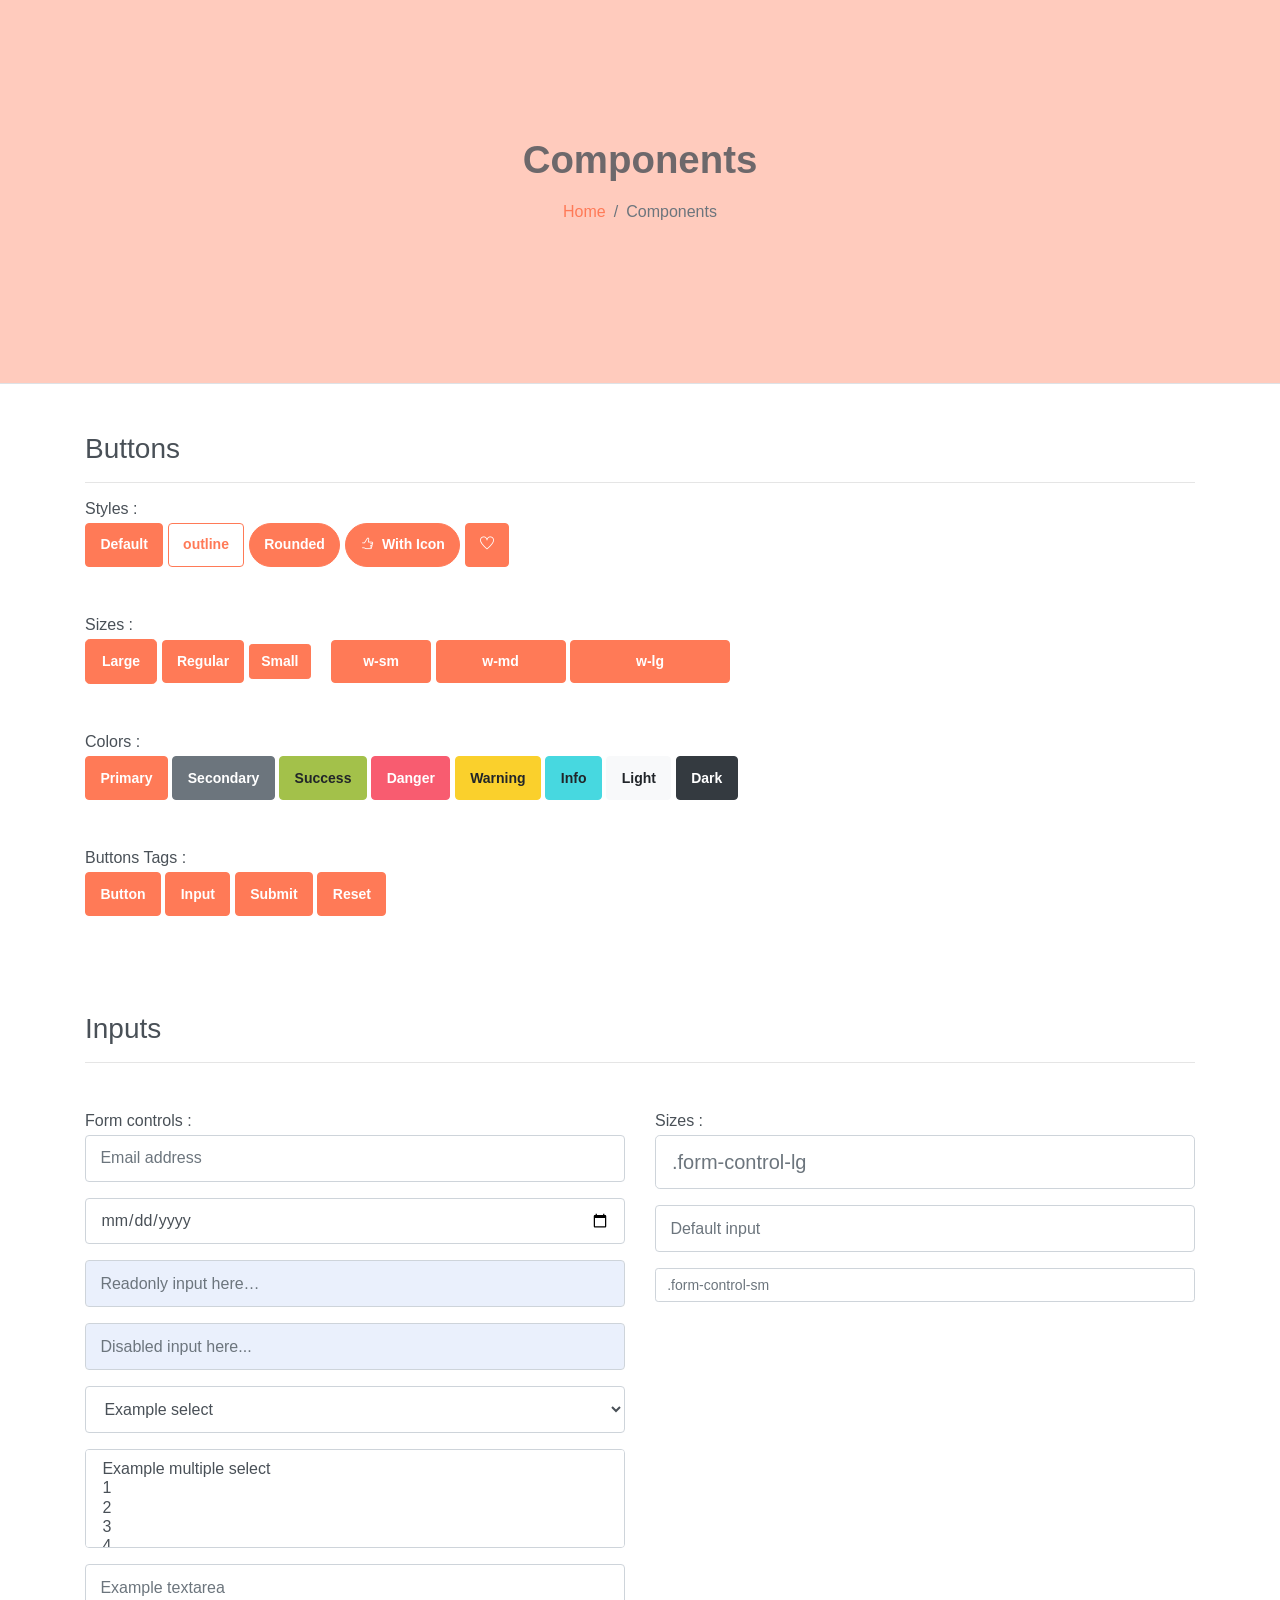
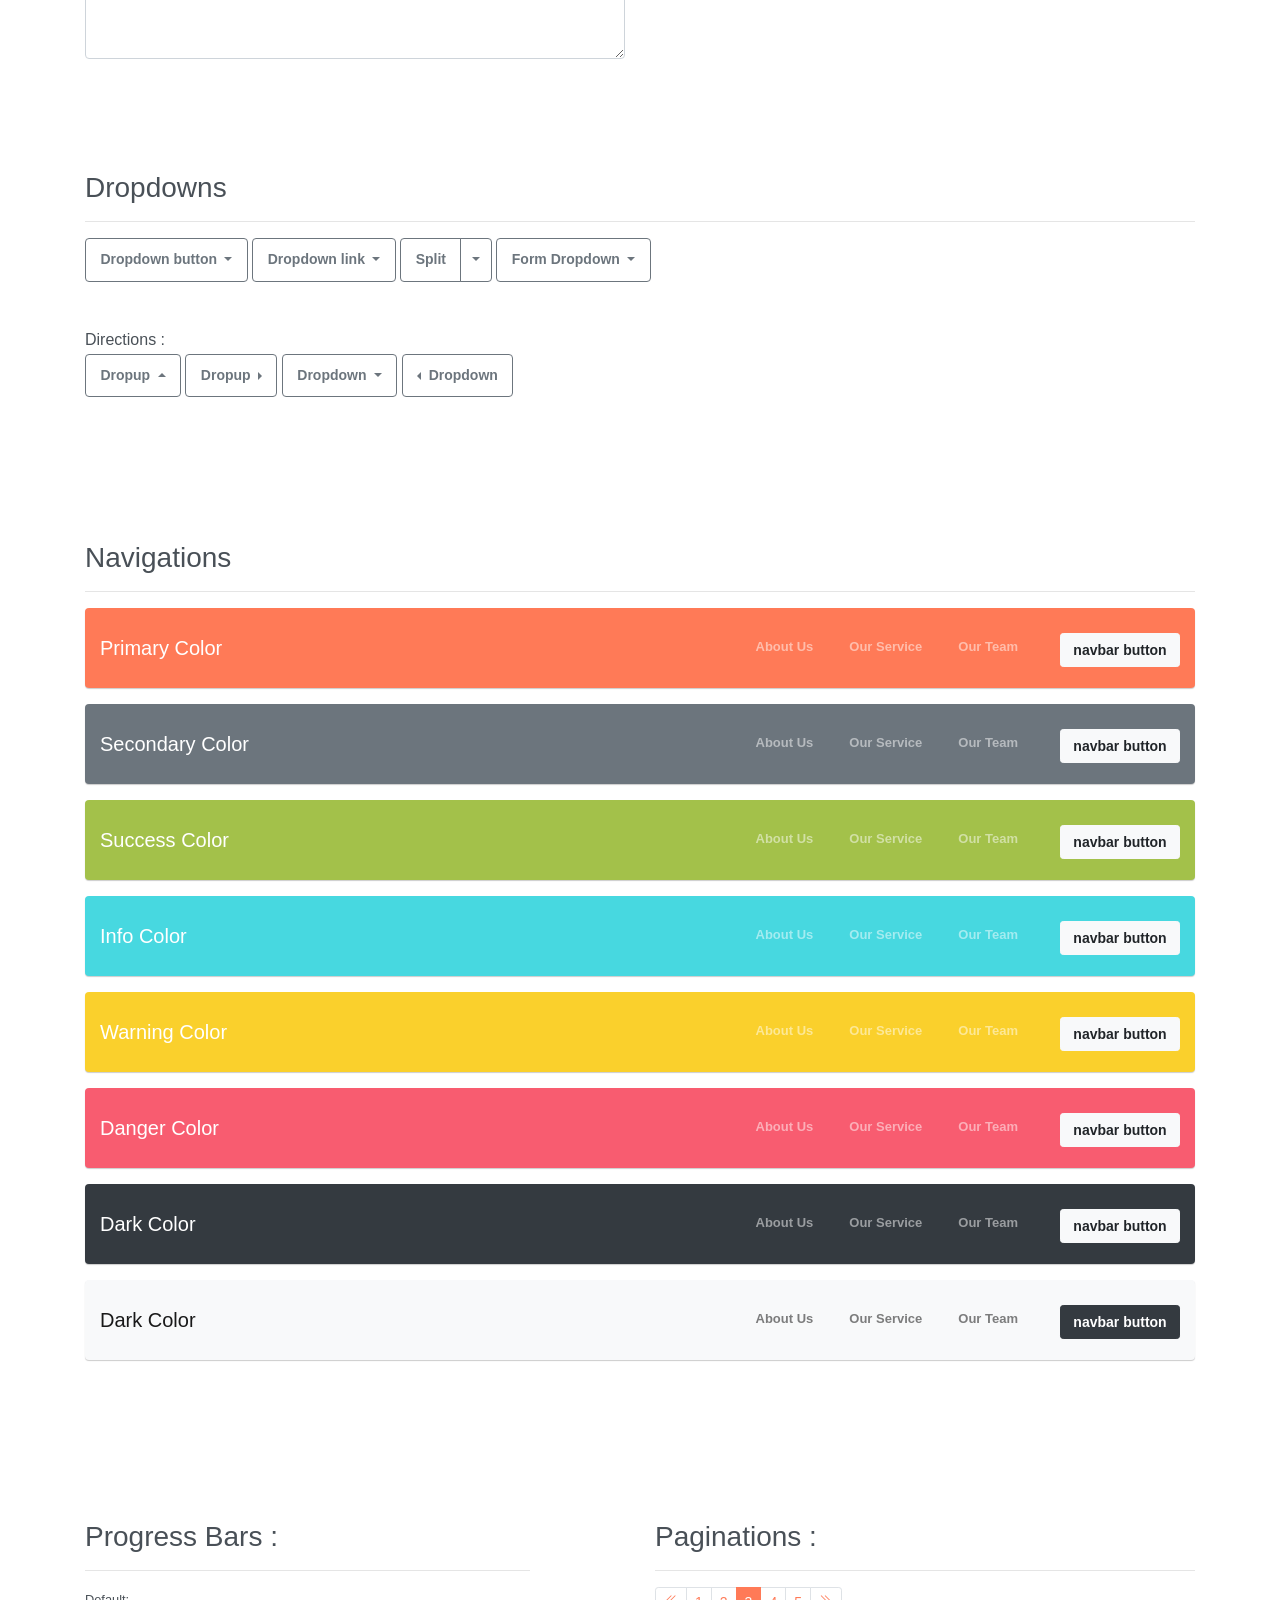
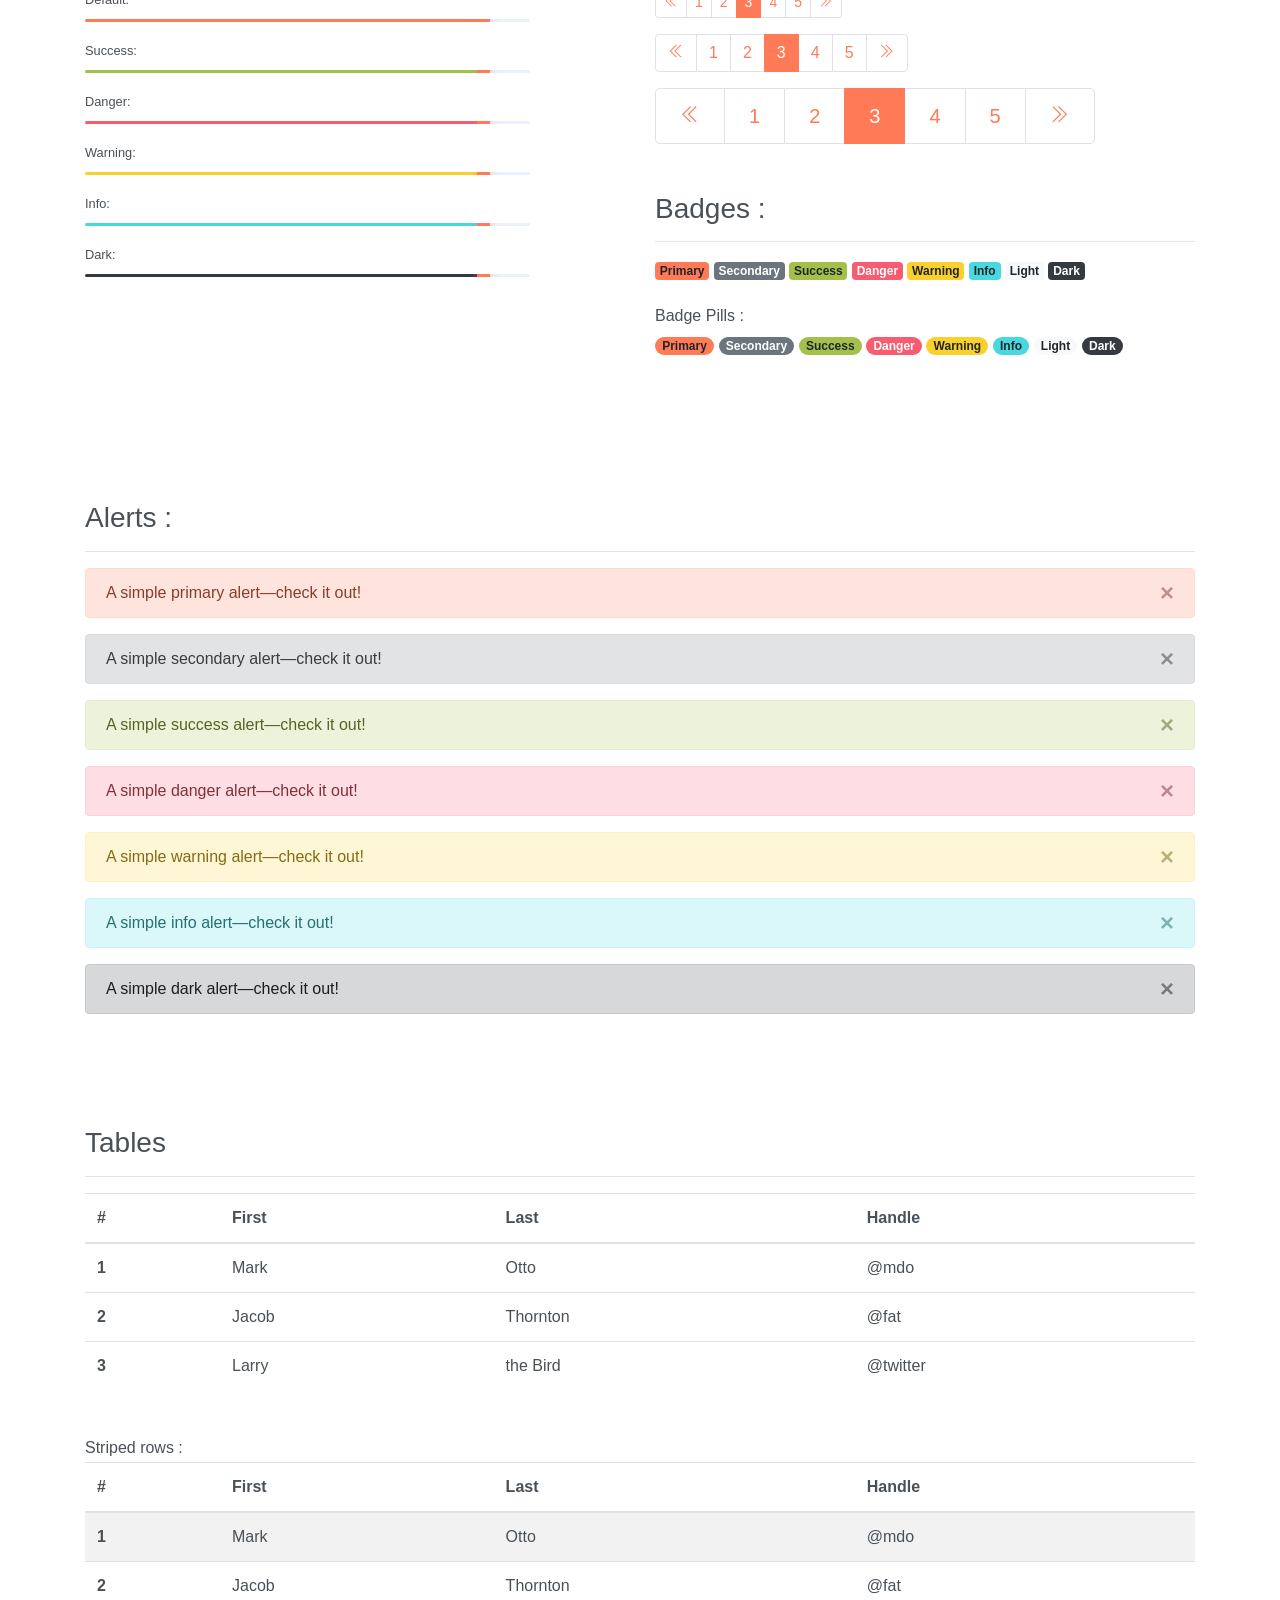
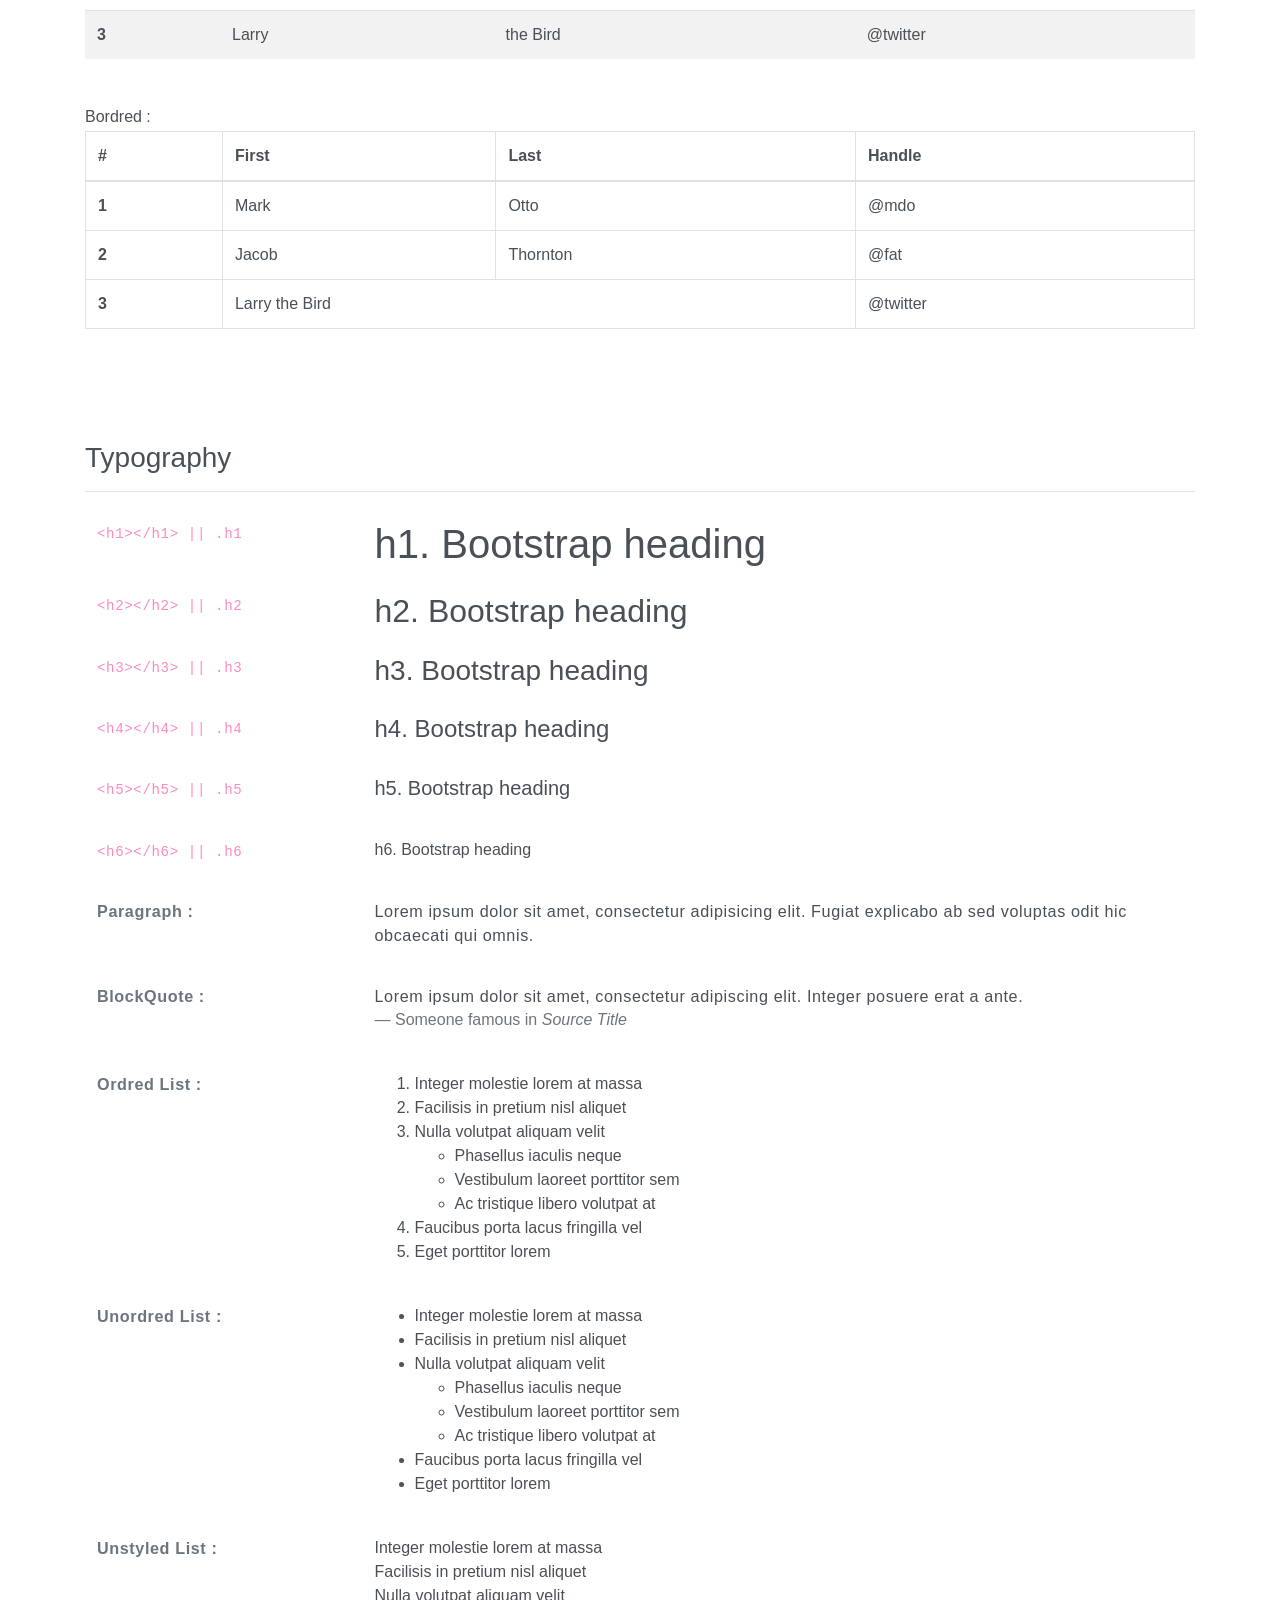
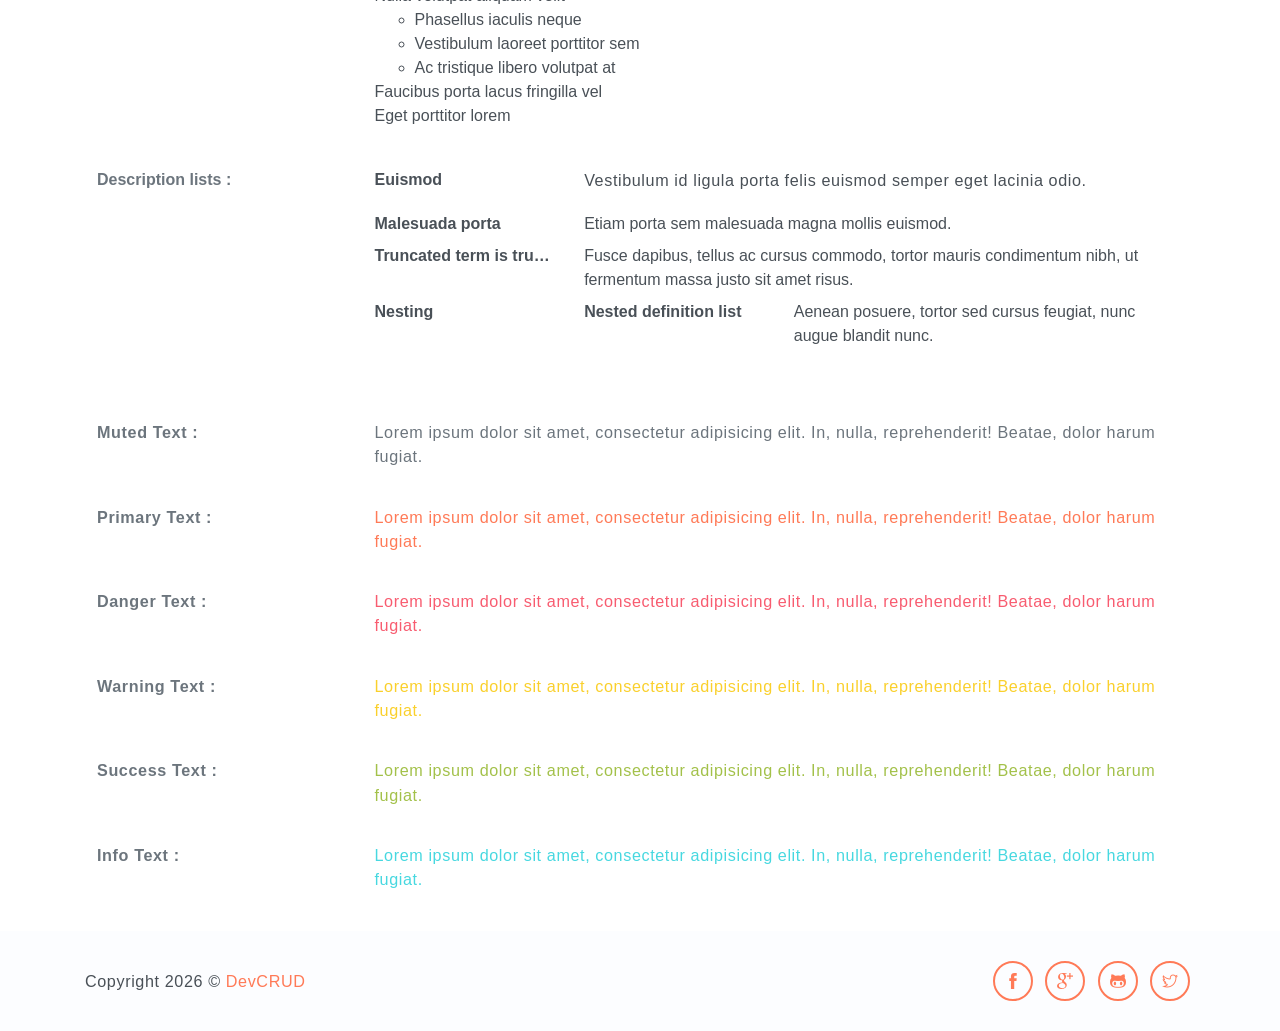
<file: public_html/components.html>
<!DOCTYPE html>
<html lang="en">
<head>
   <meta charset="utf-8">
   <meta name="viewport" content="width=device-width, initial-scale=1, shrink-to-fit=no">
   <meta name="description" content="Start your development with Steller landing page.">
   <meta name="author" content="Devcrud">
   <title>Steller | Components</title>
   <!-- font icons -->
   <link rel="stylesheet" href="assets/vendors/themify-icons/css/themify-icons.css">
   <!-- Bootstrap + Steller  -->
   <link rel="stylesheet" href="assets/css/steller.css">
</head>
<body>

   <!-- Page Header -->
   <header class="header header-mini"> 
      <div class="header-title">Components</div> 
      <nav aria-label="breadcrumb">
         <ol class="breadcrumb">
            <li class="breadcrumb-item"><a href="/">Home</a></li>
            <li class="breadcrumb-item active" aria-current="page">Components</li>
         </ol>
      </nav>
   </header> <!-- End Of Page Header -->

   <!-- main content -->
   <div class="container">

      <!-- Buttons -->
      <h3 class="mt-5">Buttons</h3>
      <hr>
      <h6 class="section-secondary-title">Styles :</h6>
      <button class="btn btn-primary">Default</button>
      <button class="btn btn-outline-primary">outline</button>
      <button class="btn btn-primary rounded">Rounded</button>
      <button class="btn btn-primary rounded"><i class="ti-thumb-up pr-1"></i> With Icon</button>
      <button class="btn btn-primary circle"><i class="ti-heart"></i></button>

      <h6 class="section-secondary-title mt-5">Sizes :</h6>
      <button class="btn btn-primary btn-lg">Large</button>
      <button class="btn btn-primary ">Regular</button>
      <button class="btn btn-primary btn-sm">Small</button>
      <button class="btn btn-primary w-sm ml-3">w-sm</button>
      <button class="btn btn-primary w-md">w-md</button>
      <button class="btn btn-primary w-lg">w-lg</button>

      <h6 class="section-secondary-title mt-5">Colors :</h6>          
      <button type="button" class="btn btn-primary">Primary</button>
      <button type="button" class="btn btn-secondary">Secondary</button>
      <button type="button" class="btn btn-success">Success</button>
      <button type="button" class="btn btn-danger">Danger</button>
      <button type="button" class="btn btn-warning">Warning</button>
      <button type="button" class="btn btn-info">Info</button>
      <button type="button" class="btn btn-light">Light</button>
      <button type="button" class="btn btn-dark">Dark</button>

      <h6 class="section-secondary-title mt-5">Buttons Tags :</h6>
      <button class="btn btn-primary" type="submit">Button</button>
      <input class="btn btn-primary" type="button" value="Input">
      <input class="btn btn-primary" type="submit" value="Submit">
      <input class="btn btn-primary" type="reset" value="Reset">
      
      <!-- devider -->
      <div class="py-5"></div>

      <!-- Inputs -->
      <h3>Inputs</h3>
      <hr>
      <div class="row mt-5">
         <div class="col-md-6">
            <h6 class="section-secondary-title">Form controls :</h6>        
            <div class="form-group">
               <input type="email" class="form-control" id="exampleFormControlInput1" placeholder="Email address">
            </div>
            <div class="form-group">
               <input type="date" class="form-control" id="exampleFormControlInput1" placeholder="Date">
            </div>
            <div class="form-group">
               <input class="form-control" type="text" placeholder="Readonly input here…" readonly>
            </div>
            <div class="form-group">
               <input class="form-control" id="disabledInput" type="text" placeholder="Disabled input here..." disabled>
            </div>
            <div class="form-group">
               <select class="form-control" id="exampleFormControlSelect1">
                  <option>Example select</option>
                  <option>1</option>
                  <option>2</option>
                  <option>3</option>
                  <option>4</option>
                  <option>5</option>
               </select>
            </div>
            <div class="form-group">
               <select multiple class="form-control" id="exampleFormControlSelect2">
                  <option>Example multiple select</option>
                  <option>1</option>
                  <option>2</option>
                  <option>3</option>
                  <option>4</option>
                  <option>5</option>
               </select>
            </div>
            <div class="form-group">
               <textarea class="form-control" id="exampleFormControlTextarea1" rows="3" placeholder="Example textarea"></textarea>
            </div>
         </div>
         <div class="col-md-6">
            <h6 class="section-secondary-title">Sizes :</h6>    
            <div class="form-group">
               <input class="form-control form-control-lg" type="text" placeholder=".form-control-lg">             
            </div>
            <div class="form-group">
               <input class="form-control" type="text" placeholder="Default input">
            </div>
            <div class="form-group">
               <input class="form-control form-control-sm" type="text" placeholder=".form-control-sm"> 
            </div>
         </div>
      </div> <!-- end of inputs -->   

      <!-- devider -->
      <div class="py-5"></div>             

      <!-- Dropdowns -->
      <h3 class="components-section-title font-weight-normal">Dropdowns</h3>
      <hr>
      <div class="dropdown d-inline-block">
         <button class="btn btn-outline-secondary dropdown-toggle" type="button" id="dropdownMenuButton" data-toggle="dropdown" aria-haspopup="true" aria-expanded="false">
         Dropdown button
         </button>
         <div class="dropdown-menu" aria-labelledby="dropdownMenuButton">
         <a class="dropdown-item" href="#">Action</a>
         <a class="dropdown-item" href="#">Another action</a>
         <a class="dropdown-item" href="#">Something else here</a>
         </div>
      </div>
      <div class="dropdown d-inline-block">
         <a class="btn btn-outline-secondary dropdown-toggle" href="#" role="button" id="dropdownMenuLink" data-toggle="dropdown" aria-haspopup="true" aria-expanded="false">
            Dropdown link
         </a>
         <div class="dropdown-menu" aria-labelledby="dropdownMenuLink">
            <a class="dropdown-item" href="#">Action</a>
            <a class="dropdown-item" href="#">Another action</a>
            <a class="dropdown-item" href="#">Something else here</a>
         </div>
      </div>
      <div class="btn-group">
         <button type="button" class="btn btn-outline-secondary">Split</button>
         <button type="button" class="btn btn-outline-secondary dropdown-toggle dropdown-toggle-split" data-toggle="dropdown" aria-haspopup="true" aria-expanded="false">
         <span class="sr-only">Toggle Dropdown</span>
         </button>
         <div class="dropdown-menu">
            <a class="dropdown-item" href="#">Action</a>
            <a class="dropdown-item" href="#">Another action</a>
            <a class="dropdown-item" href="#">Something else here</a>
            <div class="dropdown-divider"></div>
            <a class="dropdown-item" href="#">Separated link</a>
         </div>
      </div>
      <div class="btn-group">
         <button class="btn btn-outline-secondary dropdown-toggle" type="button" id="dropdownMenuButton" data-toggle="dropdown" aria-haspopup="true" aria-expanded="false">
            Form Dropdown
         </button>
         <div class="dropdown-menu form">
            <form class="px-4 py-3">
               <div class="form-group">
                  <input type="email" class="form-control" id="exampleDropdownFormEmail1" placeholder="email@example.com">
               </div>
               <div class="form-group">
                  <input type="password" class="form-control" id="exampleDropdownFormPassword1" placeholder="Password">
               </div>
               <div class="form-check mb-3">
                  <input type="checkbox" class="form-check-input" id="dropdownCheck">
                  <label class="form-check-label" for="dropdownCheck">
                     Remember me
                  </label>
               </div>
               <button type="submit" class="btn btn-primary btn-block">Sign in</button>
            </form>
            <div class="dropdown-divider"></div>
            <a class="dropdown-item" href="#"><small>New around here? Sign up</small></a>
            <a class="dropdown-item" href="#"><small>Forgot password?</small></a>
         </div>
      </div>       
      <h6 class="section-secondary-title mt-5">Directions :</h6>  
      <div class="btn-group dropup">
         <button type="button" class="btn btn-outline-secondary dropdown-toggle" data-toggle="dropdown" aria-haspopup="true" aria-expanded="false">
            Dropup
         </button>
         <div class="dropdown-menu">
            <a class="dropdown-item" href="#">Action</a>
            <a class="dropdown-item" href="#">Another action</a>
            <a class="dropdown-item" href="#">Something else here</a>
            <div class="dropdown-divider"></div>
            <a class="dropdown-item" href="#">Separated link</a>
         </div>
      </div>
      <div class="btn-group dropright">
         <button type="button" class="btn btn-outline-secondary dropdown-toggle" data-toggle="dropdown" aria-haspopup="true" aria-expanded="false">
            Dropup
         </button>
         <div class="dropdown-menu">
            <a class="dropdown-item" href="#">Action</a>
            <a class="dropdown-item" href="#">Another action</a>
            <a class="dropdown-item" href="#">Something else here</a>
            <div class="dropdown-divider"></div>
            <a class="dropdown-item" href="#">Separated link</a>
         </div>
      </div>
      <div class="btn-group">
         <button type="button" class="btn btn-outline-secondary dropdown-toggle" data-toggle="dropdown" aria-haspopup="true" aria-expanded="false">
            Dropdown
         </button>
         <div class="dropdown-menu">
            <a class="dropdown-item" href="#">Action</a>
            <a class="dropdown-item" href="#">Another action</a>
            <a class="dropdown-item" href="#">Something else here</a>
            <div class="dropdown-divider"></div>
            <a class="dropdown-item" href="#">Separated link</a>
         </div>
      </div>
      <div class="btn-group dropleft">
         <button type="button" class="btn btn-outline-secondary dropdown-toggle" data-toggle="dropdown" aria-haspopup="true" aria-expanded="false">
            Dropdown
         </button>
         <div class="dropdown-menu">
            <a class="dropdown-item" href="#">Action</a>
            <a class="dropdown-item" href="#">Another action</a>
            <a class="dropdown-item" href="#">Something else here</a>
            <div class="dropdown-divider"></div>
            <a class="dropdown-item" href="#">Separated link</a>
         </div>
      </div> <!-- end of Dropdowns -->  

      <!-- devider -->
      <div class="py-5"></div>   

      <!-- navbars -->
      <h3 class="components-section-title font-weight-normal mt-5">Navigations</h3>
      <hr>
      <nav class="navbar navbar-expand-sm navbar-dark bg-primary rounded shadow mb-3">
         <div class="container">
            <a class="navbar-brand" href="#">Primary Color</a>
            <button class="navbar-toggler ml-auto" type="button" data-toggle="collapse" data-target="#navbarSupportedContent" aria-controls="navbarSupportedContent" aria-expanded="false" aria-label="Toggle navigation">
            <span class="navbar-toggler-icon"></span>
            </button>
            <div class="collapse navbar-collapse" id="navbarSupportedContent">
               <ul class="navbar-nav ml-auto"> 
                  <li class="nav-item">
                     <a class="nav-link" href="#about">About Us</a>
                  </li>
                  <li class="nav-item">
                     <a class="nav-link" href="#service">Our Service</a>
                  </li>
                  <li class="nav-item">
                     <a class="nav-link" href="#team">Our Team</a>
                  </li>
                  <li class="nav-item">
                     <a href="#book-table" class="ml-4 mt-1 btn btn-light btn-sm">navbar button</a>
                  </li>
               </ul>                       
            </div>
         </div>
      </nav>
      <nav class="navbar navbar-expand-sm navbar-dark bg-secondary rounded shadow mb-3">
         <div class="container">
            <a class="navbar-brand" href="#">Secondary Color</a>
            <button class="navbar-toggler ml-auto" type="button" data-toggle="collapse" data-target="#navbarSupportedContent" aria-controls="navbarSupportedContent" aria-expanded="false" aria-label="Toggle navigation">
            <span class="navbar-toggler-icon"></span>
            </button>
            <div class="collapse navbar-collapse" id="navbarSupportedContent">
               <ul class="navbar-nav ml-auto"> 
                  <li class="nav-item">
                     <a class="nav-link" href="#about">About Us</a>
                  </li>
                  <li class="nav-item">
                     <a class="nav-link" href="#service">Our Service</a>
                  </li>
                  <li class="nav-item">
                     <a class="nav-link" href="#team">Our Team</a>
                  </li>
                  <li class="nav-item">
                     <a href="#book-table" class="ml-4 mt-1 btn btn-light btn-sm">navbar button</a>
                  </li>
               </ul>                       
            </div>
         </div>
      </nav>
      <nav class="navbar navbar-expand-sm navbar-dark bg-success rounded shadow mb-3">
         <div class="container">
            <a class="navbar-brand" href="#">Success Color</a>
            <button class="navbar-toggler ml-auto" type="button" data-toggle="collapse" data-target="#navbarSupportedContent" aria-controls="navbarSupportedContent" aria-expanded="false" aria-label="Toggle navigation">
            <span class="navbar-toggler-icon"></span>
            </button>
            <div class="collapse navbar-collapse" id="navbarSupportedContent">
               <ul class="navbar-nav ml-auto"> 
                  <li class="nav-item">
                     <a class="nav-link" href="#about">About Us</a>
                  </li>
                  <li class="nav-item">
                     <a class="nav-link" href="#service">Our Service</a>
                  </li>
                  <li class="nav-item">
                     <a class="nav-link" href="#team">Our Team</a>
                  </li>
                  <li class="nav-item">
                     <a href="#book-table" class="ml-4 mt-1 btn btn-light btn-sm">navbar button</a>
                  </li>
               </ul>                       
            </div>
         </div>
      </nav>
      <nav class="navbar navbar-expand-sm navbar-dark bg-info rounded shadow mb-3">
         <div class="container">
            <a class="navbar-brand" href="#">Info Color</a>
            <button class="navbar-toggler ml-auto" type="button" data-toggle="collapse" data-target="#navbarSupportedContent" aria-controls="navbarSupportedContent" aria-expanded="false" aria-label="Toggle navigation">
            <span class="navbar-toggler-icon"></span>
            </button>
            <div class="collapse navbar-collapse" id="navbarSupportedContent">
               <ul class="navbar-nav ml-auto"> 
                  <li class="nav-item">
                     <a class="nav-link" href="#about">About Us</a>
                  </li>
                  <li class="nav-item">
                     <a class="nav-link" href="#service">Our Service</a>
                  </li>
                  <li class="nav-item">
                     <a class="nav-link" href="#team">Our Team</a>
                  </li>
                  <li class="nav-item">
                     <a href="#book-table" class="ml-4 mt-1 btn btn-light btn-sm">navbar button</a>
                  </li>
               </ul>                       
            </div>
         </div>
      </nav>
      <nav class="navbar navbar-expand-sm navbar-dark bg-warning rounded shadow mb-3">
         <div class="container">
            <a class="navbar-brand" href="#">Warning Color</a>
            <button class="navbar-toggler ml-auto" type="button" data-toggle="collapse" data-target="#navbarSupportedContent" aria-controls="navbarSupportedContent" aria-expanded="false" aria-label="Toggle navigation">
            <span class="navbar-toggler-icon"></span>
            </button>
            <div class="collapse navbar-collapse" id="navbarSupportedContent">
               <ul class="navbar-nav ml-auto"> 
                  <li class="nav-item">
                     <a class="nav-link" href="#about">About Us</a>
                  </li>
                  <li class="nav-item">
                     <a class="nav-link" href="#service">Our Service</a>
                  </li>
                  <li class="nav-item">
                     <a class="nav-link" href="#team">Our Team</a>
                  </li>
                  <li class="nav-item">
                     <a href="#book-table" class="ml-4 mt-1 btn btn-light btn-sm">navbar button</a>
                  </li>
               </ul>                       
            </div>
         </div>
      </nav>
      <nav class="navbar navbar-expand-sm navbar-dark bg-danger rounded shadow mb-3">
         <div class="container">
            <a class="navbar-brand" href="#">Danger Color</a>
            <button class="navbar-toggler ml-auto" type="button" data-toggle="collapse" data-target="#navbarSupportedContent" aria-controls="navbarSupportedContent" aria-expanded="false" aria-label="Toggle navigation">
            <span class="navbar-toggler-icon"></span>
            </button>
            <div class="collapse navbar-collapse" id="navbarSupportedContent">
               <ul class="navbar-nav ml-auto"> 
                  <li class="nav-item">
                     <a class="nav-link" href="#about">About Us</a>
                  </li>
                  <li class="nav-item">
                     <a class="nav-link" href="#service">Our Service</a>
                  </li>
                  <li class="nav-item">
                     <a class="nav-link" href="#team">Our Team</a>
                  </li>
                  <li class="nav-item">
                     <a href="#book-table" class="ml-4 mt-1 btn btn-light btn-sm">navbar button</a>
                  </li>
               </ul>                       
            </div>
         </div>
      </nav>
      <nav class="navbar navbar-expand-sm navbar-dark bg-dark rounded shadow mb-3">
         <div class="container">
            <a class="navbar-brand" href="#">Dark Color</a>
            <button class="navbar-toggler ml-auto" type="button" data-toggle="collapse" data-target="#navbarSupportedContent" aria-controls="navbarSupportedContent" aria-expanded="false" aria-label="Toggle navigation">
            <span class="navbar-toggler-icon"></span>
            </button>
            <div class="collapse navbar-collapse" id="navbarSupportedContent">
               <ul class="navbar-nav ml-auto"> 
                  <li class="nav-item">
                     <a class="nav-link" href="#about">About Us</a>
                  </li>
                  <li class="nav-item">
                     <a class="nav-link" href="#service">Our Service</a>
                  </li>
                  <li class="nav-item">
                     <a class="nav-link" href="#team">Our Team</a>
                  </li>
                  <li class="nav-item">
                     <a href="#book-table" class="ml-4 mt-1 btn btn-light btn-sm">navbar button</a>
                  </li>
               </ul>                       
            </div>
         </div>
      </nav>
      <nav class="navbar navbar-expand-sm navbar-light bg-light rounded shadow mb-3">
         <div class="container">
            <a class="navbar-brand" href="#">Dark Color</a>
            <button class="navbar-toggler ml-auto" type="button" data-toggle="collapse" data-target="#navbarSupportedContent" aria-controls="navbarSupportedContent" aria-expanded="false" aria-label="Toggle navigation">
            <span class="navbar-toggler-icon"></span>
            </button>
            <div class="collapse navbar-collapse" id="navbarSupportedContent">
               <ul class="navbar-nav ml-auto"> 
                  <li class="nav-item">
                     <a class="nav-link" href="#about">About Us</a>
                  </li>
                  <li class="nav-item">
                     <a class="nav-link" href="#service">Our Service</a>
                  </li>
                  <li class="nav-item">
                     <a class="nav-link" href="#team">Our Team</a>
                  </li>
                  <li class="nav-item">
                     <a href="#book-table" class="ml-4 mt-1 btn btn-dark btn-sm">navbar button</a>
                  </li>
               </ul>                       
            </div>
         </div>
      </nav>
      <!-- End of navbars -->

      <!-- devider -->
      <div class="py-5"></div>   
      
      <!-- progress bars -->
      <div class="row justify-content-between">
         <div class="col-md-5">
            <h3 class="components-section-title font-weight-normal mt-5">Progress Bars :</h3>
            <hr>
            <small>Default: </small>
            <div class="progress mt-2 mb-3">
               <div class="progress-bar" role="progressbar" style="width: 90%" aria-valuenow="25" aria-valuemin="0" aria-valuemax="100"><span>90%</span></div>
            </div>
            <small>Success:</small>
            <div class="progress mt-2 mb-3">
               <div class="progress-bar bg-success" role="progressbar" style="width: 90%" aria-valuenow="25" aria-valuemin="0" aria-valuemax="100"><span>90%</span></div>
            </div>
            <small>Danger:</small>
            <div class="progress mt-2 mb-3">
               <div class="progress-bar bg-danger" role="progressbar" style="width: 90%" aria-valuenow="25" aria-valuemin="0" aria-valuemax="100"><span>90%</span></div>
            </div>
            <small>Warning:</small>
            <div class="progress mt-2 mb-3">
               <div class="progress-bar bg-warning" role="progressbar" style="width: 90%" aria-valuenow="25" aria-valuemin="0" aria-valuemax="100"><span>90%</span></div>
            </div>
            <small>Info:</small>
            <div class="progress mt-2 mb-3">
               <div class="progress-bar bg-info" role="progressbar" style="width: 90%" aria-valuenow="25" aria-valuemin="0" aria-valuemax="100"><span>90%</span></div>
            </div>
            <small>Dark:</small>
            <div class="progress mt-2 mb-3">
               <div class="progress-bar bg-dark" role="progressbar" style="width: 90%" aria-valuenow="25" aria-valuemin="0" aria-valuemax="100"><span>90%</span></div>
            </div>
         </div>
         <div class="col-md-6">
            <h3 class="components-section-title font-weight-normal mt-5">Paginations :</h3>
            <hr>
            <nav aria-label="Page navigation example">
               <ul class="pagination pagination-sm">
                  <li class="page-item"><a class="page-link" href="#"><i class="ti-angle-double-left"></i></a></li>
                  <li class="page-item"><a class="page-link" href="#">1</a></li>
                  <li class="page-item"><a class="page-link" href="#">2</a></li>
                  <li class="page-item active"><a class="page-link" href="#">3</a></li>
                  <li class="page-item"><a class="page-link" href="#">4</a></li>
                  <li class="page-item"><a class="page-link" href="#">5</a></li>
                  <li class="page-item"><a class="page-link" href="#"><i class="ti-angle-double-right"></i></a></li>
               </ul>
            </nav>
            <nav aria-label="Page navigation example">
               <ul class="pagination">
               <li class="page-item"><a class="page-link" href="#"><i class="ti-angle-double-left"></i></a></li>
                  <li class="page-item"><a class="page-link" href="#">1</a></li>
                  <li class="page-item"><a class="page-link" href="#">2</a></li>
                  <li class="page-item active"><a class="page-link" href="#">3</a></li>
                  <li class="page-item"><a class="page-link" href="#">4</a></li>
                  <li class="page-item"><a class="page-link" href="#">5</a></li>
                  <li class="page-item"><a class="page-link" href="#"><i class="ti-angle-double-right"></i></a></li>
               </ul>
            </nav>
            <nav aria-label="Page navigation example">
               <ul class="pagination pagination-lg">
                  <li class="page-item"><a class="page-link" href="#"><i class="ti-angle-double-left"></i></a></li>
                  <li class="page-item"><a class="page-link" href="#">1</a></li>
                  <li class="page-item"><a class="page-link" href="#">2</a></li>
                  <li class="page-item active"><a class="page-link" href="#">3</a></li>
                  <li class="page-item"><a class="page-link" href="#">4</a></li>
                  <li class="page-item"><a class="page-link" href="#">5</a></li>
                  <li class="page-item"><a class="page-link" href="#"><i class="ti-angle-double-right"></i></a></li>
               </ul>
            </nav>

            <!-- Badges -->
            <h3 class="components-section-title font-weight-normal mt-5">Badges :</h3>
            <hr>
            <span class="badge badge-primary">Primary</span>
            <span class="badge badge-secondary">Secondary</span>
            <span class="badge badge-success">Success</span>
            <span class="badge badge-danger">Danger</span>
            <span class="badge badge-warning">Warning</span>
            <span class="badge badge-info">Info</span>
            <span class="badge badge-light">Light</span>
            <span class="badge badge-dark">Dark</span>
            <h6 class="section-secondary-title mt-4 mb-2">Badge Pills :</h6>
            <span class="badge badge-pill badge-primary">Primary</span>
            <span class="badge badge-pill badge-secondary">Secondary</span>
            <span class="badge badge-pill badge-success">Success</span>
            <span class="badge badge-pill badge-danger">Danger</span>
            <span class="badge badge-pill badge-warning">Warning</span>
            <span class="badge badge-pill badge-info">Info</span>
            <span class="badge badge-pill badge-light">Light</span>
            <span class="badge badge-pill badge-dark">Dark</span>
         </div>
      </div> <!-- End of Progress bars -->

      <!-- devider -->
      <div class="py-5"></div>  

      <!-- Alerts -->
      <h3 class="components-section-title font-weight-normal mt-5">Alerts :</h3>
      <hr>
      <div class="alert alert-primary alert-dismissible fade show" role="alert">
         A simple primary alert—check it out!
         <button type="button" class="close" data-dismiss="alert" aria-label="Close">
            <span aria-hidden="true">&times;</span>
         </button>
      </div>
      <div class="alert alert-secondary alert-dismissible fade show" role="alert">
         A simple secondary alert—check it out!
         <button type="button" class="close" data-dismiss="alert" aria-label="Close">
            <span aria-hidden="true">&times;</span>
         </button>
      </div>
      <div class="alert alert-success alert-dismissible fade show" role="alert">
         A simple success alert—check it out!
         <button type="button" class="close" data-dismiss="alert" aria-label="Close">
            <span aria-hidden="true">&times;</span>
         </button>
      </div>
      <div class="alert alert-danger alert-dismissible fade show" role="alert">
         A simple danger alert—check it out!
         <button type="button" class="close" data-dismiss="alert" aria-label="Close">
            <span aria-hidden="true">&times;</span>
         </button>
      </div>
      <div class="alert alert-warning alert-dismissible fade show" role="alert">
         A simple warning alert—check it out!
         <button type="button" class="close" data-dismiss="alert" aria-label="Close">
            <span aria-hidden="true">&times;</span>
         </button>
      </div>
      <div class="alert alert-info alert-dismissible fade show" role="alert">
         A simple info alert—check it out!
         <button type="button" class="close" data-dismiss="alert" aria-label="Close">
            <span aria-hidden="true">&times;</span>
         </button>
      </div>
      <div class="alert alert-dark alert-dismissible fade show" role="alert">
         A simple dark alert—check it out!
         <button type="button" class="close" data-dismiss="alert" aria-label="Close">
            <span aria-hidden="true">&times;</span>
         </button>
      </div>
      <!-- end of alerts -->

      <!-- devider -->
      <div class="py-5"></div> 
   
      <!-- tables -->
      <h3 class="components-section-title">Tables</h3>
      <hr>
      <table class="table">
         <thead>
            <tr>
               <th scope="col">#</th>
               <th scope="col">First</th>
               <th scope="col">Last</th>
               <th scope="col">Handle</th>
            </tr>
         </thead>
         <tbody>
            <tr>
               <th scope="row">1</th>
               <td>Mark</td>
               <td>Otto</td>
               <td>@mdo</td>
            </tr>
            <tr>
               <th scope="row">2</th>
               <td>Jacob</td>
               <td>Thornton</td>
               <td>@fat</td>
            </tr>
            <tr>
               <th scope="row">3</th>
               <td>Larry</td>
               <td>the Bird</td>
               <td>@twitter</td>
            </tr>
         </tbody>
      </table>

      <h6 class="section-secondary-title mt-5">Striped rows :</h6>
      <table class="table table-striped">
         <thead>
            <tr>
               <th scope="col">#</th>
               <th scope="col">First</th>
               <th scope="col">Last</th>
               <th scope="col">Handle</th>
            </tr>
         </thead>
         <tbody>
            <tr>
               <th scope="row">1</th>
               <td>Mark</td>
               <td>Otto</td>
               <td>@mdo</td>
            </tr>
            <tr>
               <th scope="row">2</th>
               <td>Jacob</td>
               <td>Thornton</td>
               <td>@fat</td>
            </tr>
            <tr>
               <th scope="row">3</th>
               <td>Larry</td>
               <td>the Bird</td>
               <td>@twitter</td>
            </tr>
         </tbody>
      </table>

      <h6 class="section-secondary-title mt-5">Bordred :</h6>
      <table class="table table-bordered">
         <thead>
            <tr>
               <th scope="col">#</th>
               <th scope="col">First</th>
               <th scope="col">Last</th>
               <th scope="col">Handle</th>
            </tr>
         </thead>
         <tbody>
            <tr>
               <th scope="row">1</th>
               <td>Mark</td>
               <td>Otto</td>
               <td>@mdo</td>
            </tr>
            <tr>
               <th scope="row">2</th>
               <td>Jacob</td>
               <td>Thornton</td>
               <td>@fat</td>
            </tr>
            <tr>
               <th scope="row">3</th>
               <td colspan="2">Larry the Bird</td>
               <td>@twitter</td>
            </tr>
         </tbody>
      </table>
      <!-- end of tables -->

      <!-- devider -->
      <div class="py-5"></div> 

      <!-- typography -->
      <h3 class="components-section-title">Typography</h3>
      <hr>
     
      <table class="table table-borderless v-align-center">
         <tbody>
            <tr>
               <td>
                  <p><code class="highlighter-rouge">&lt;h1&gt;&lt;/h1&gt; || .h1</code></p>
               </td>
               <td class="w-75"><span class="h1">h1. Bootstrap heading</span></td>
            </tr>
            <tr>
               <td>
                  <p><code class="highlighter-rouge">&lt;h2&gt;&lt;/h2&gt; || .h2</code></p>
               </td>
               <td><span class="h2">h2. Bootstrap heading</span></td>
            </tr>
            <tr>
               <td>
                  <p><code class="highlighter-rouge">&lt;h3&gt;&lt;/h3&gt; || .h3</code></p>
               </td>
               <td><span class="h3">h3. Bootstrap heading</span></td>
            </tr>
            <tr>
               <td>
                  <p><code class="highlighter-rouge">&lt;h4&gt;&lt;/h4&gt; || .h4</code></p>
               </td>
               <td><span class="h4">h4. Bootstrap heading</span></td>
            </tr>
            <tr>
               <td>
                  <p><code class="highlighter-rouge">&lt;h5&gt;&lt;/h5&gt; || .h5</code></p>
               </td>
               <td><span class="h5">h5. Bootstrap heading</span></td>
            </tr>
            <tr>
               <td>
                  <p><code class="highlighter-rouge">&lt;h6&gt;&lt;/h6&gt; || .h6</code></p>
               </td>
               <td><span class="h6">h6. Bootstrap heading</span></td>
            </tr>
            <tr>
               <td>
                  <p class="font-weight-bold text-muted">Paragraph :</p>
               </td>
               <td><p>Lorem ipsum dolor sit amet, consectetur adipisicing elit. Fugiat explicabo ab sed voluptas odit hic obcaecati qui omnis.</p></td>
            </tr>
            <tr>
               <td>
                  <p class="font-weight-bold text-muted">BlockQuote :</p>
               </td>
               <td>
                  <blockquote class="blockquote">
                     <p class="mb-0">Lorem ipsum dolor sit amet, consectetur adipiscing elit. Integer posuere erat a ante.</p>
                     <footer class="blockquote-footer">Someone famous in <cite title="Source Title">Source Title</cite></footer>
                  </blockquote>
               </td>
            </tr>

            <tr>
               <td><p class="font-weight-bold text-muted">Ordred List :</p></td>
               <td>
                  <ol>
                     <li>Integer molestie lorem at massa</li>
                     <li>Facilisis in pretium nisl aliquet</li>
                     <li>Nulla volutpat aliquam velit
                        <ul>
                           <li>Phasellus iaculis neque</li>
                           <li>Vestibulum laoreet porttitor sem</li>
                           <li>Ac tristique libero volutpat at</li>
                        </ul>
                     </li>
                     <li>Faucibus porta lacus fringilla vel</li>
                     <li>Eget porttitor lorem</li>
                  </ol>
               </td>
            </tr>
            <tr>
               <td><p class="font-weight-bold text-muted">Unordred List :</p></td>
               <td>
                  <ul >
                     <li>Integer molestie lorem at massa</li>
                     <li>Facilisis in pretium nisl aliquet</li>
                     <li>Nulla volutpat aliquam velit
                        <ul>
                           <li>Phasellus iaculis neque</li>
                           <li>Vestibulum laoreet porttitor sem</li>
                           <li>Ac tristique libero volutpat at</li>
                        </ul>
                     </li>
                     <li>Faucibus porta lacus fringilla vel</li>
                     <li>Eget porttitor lorem</li>
                  </ul>
               </td>
            </tr>
            <tr>
               <td><p class="font-weight-bold text-muted">Unstyled List :</p></td>
               <td>
                  <ul class="list-unstyled">
                     <li>Integer molestie lorem at massa</li>
                     <li>Facilisis in pretium nisl aliquet</li>
                     <li>Nulla volutpat aliquam velit
                        <ul>
                           <li>Phasellus iaculis neque</li>
                           <li>Vestibulum laoreet porttitor sem</li>
                           <li>Ac tristique libero volutpat at</li>
                        </ul>
                     </li>
                     <li>Faucibus porta lacus fringilla vel</li>
                     <li>Eget porttitor lorem</li>
                  </ul>
               </td>
            </tr>
            <tr>
               <td class="font-weight-bold text-muted">Description lists : </td>
               <td>
                  <dl class="row">
                     <dt class="col-sm-3">Euismod</dt>
                     <dd class="col-sm-9">
                        <p>Vestibulum id ligula porta felis euismod semper eget lacinia odio.</p>
                     </dd>

                     <dt class="col-sm-3">Malesuada porta</dt>
                     <dd class="col-sm-9">Etiam porta sem malesuada magna mollis euismod.</dd>

                     <dt class="col-sm-3 text-truncate">Truncated term is truncated</dt>
                     <dd class="col-sm-9">Fusce dapibus, tellus ac cursus commodo, tortor mauris condimentum nibh, ut fermentum massa justo sit amet risus.</dd>

                     <dt class="col-sm-3">Nesting</dt>
                     <dd class="col-sm-9">
                        <dl class="row">
                           <dt class="col-sm-4">Nested definition list</dt>
                           <dd class="col-sm-8">Aenean posuere, tortor sed cursus feugiat, nunc augue blandit nunc.</dd>
                        </dl>
                     </dd>
                  </dl>
               </td>
            </tr>
            <tr>
               <td>
                  <p class="font-weight-bold text-muted">Muted Text :</p>
               </td>
               <td>
                  <p class="text-muted">Lorem ipsum dolor sit amet, consectetur adipisicing elit. In, nulla, reprehenderit! Beatae, dolor harum fugiat.</p>
               </td>
            </tr>
            <tr>
               <td>
                  <p class="font-weight-bold text-muted">Primary Text :</p>
               </td>
               <td>
                  <p class="text-primary">Lorem ipsum dolor sit amet, consectetur adipisicing elit. In, nulla, reprehenderit! Beatae, dolor harum fugiat.</p>
               </td>
            </tr>
            <tr>
               <td>
                  <p class="font-weight-bold text-muted">Danger Text :</p>
               </td>
               <td>
                  <p class="text-danger">Lorem ipsum dolor sit amet, consectetur adipisicing elit. In, nulla, reprehenderit! Beatae, dolor harum fugiat.</p>
               </td>
            </tr>
            <tr>
               <td>
                  <p class="font-weight-bold text-muted">Warning Text :</p>
               </td>
               <td>
                  <p class="text-warning">Lorem ipsum dolor sit amet, consectetur adipisicing elit. In, nulla, reprehenderit! Beatae, dolor harum fugiat.</p>
               </td>
            </tr>
            <tr>
               <td>
                  <p class="font-weight-bold text-muted">Success Text :</p>
               </td>
               <td>
                  <p class="text-success">Lorem ipsum dolor sit amet, consectetur adipisicing elit. In, nulla, reprehenderit! Beatae, dolor harum fugiat.</p>
               </td>
            </tr>
            <tr>
               <td>
                  <p class="font-weight-bold text-muted">Info Text :</p>
               </td>
               <td>
                  <p class="text-info">Lorem ipsum dolor sit amet, consectetur adipisicing elit. In, nulla, reprehenderit! Beatae, dolor harum fugiat.</p>
               </td>
            </tr>
         </tbody>
      </table>
   </div>
   <!-- end of typography -->

   <!-- Page Footer -->
    <footer class="page-footer">
        <div class="container">
            <div class="row align-items-center">
                <div class="col-sm-6">
                    <p>Copyright <script>document.write(new Date().getFullYear())</script> &copy; <a href="http://www.devcrud.com" target="_blank">DevCRUD</a></p>
                </div>
                <div class="col-sm-6">
                    <div class="socials">
                        <a class="social-item" href="javascript:void(0)"><i class="ti-facebook"></i></a>
                        <a class="social-item" href="javascript:void(0)"><i class="ti-google"></i></a>
                        <a class="social-item" href="javascript:void(0)"><i class="ti-github"></i></a>
                        <a class="social-item" href="javascript:void(0)"><i class="ti-twitter"></i></a>
                    </div>
                </div>
            </div>
        </div>
    </footer> 
    <!-- End of page footer -->
   
   <!-- core  -->
    <script src="assets/vendors/jquery/jquery-3.4.1.js"></script>
   <script src="assets/vendors/bootstrap/bootstrap.bundle.js"></script>

    <!-- steller js -->
    <script src="assets/js/steller.js"></script>

</body>
</html>
</file>
<file: style.css>
/* ============================================================
   Abhradeep Das — portfolio (v2)
   Palette (matched to github.com/abhradeepd README theme):
   ink #0B0F14 · panel #131922 · line #24303E
   text #C9D3DD · heading #F2F6FA
   ember #E67E22 · lavender #9D7CD8 · pass-green #3FB950
   ============================================================ */

:root {
  /* Obito-inspired: indigo-violet base · mask-orange ember · rose bridge · robe lavender */
  --ink-solid: #101223;
  --panel: #1a1d33;
  --panel-2: #14172b;
  --line: #2c3050;
  --text: #cdd1e4;
  --muted: #9aa2c2;
  --head: #f3f4fc;
  --ember: #e67e22;
  --rose: #d6456e;
  --lav: #9d7cd8;
  --navy: #1b2a4e;     /* deep navy — distinctly bluer than the violet panels */
  --navy-2: #121c36;
  --pass: #3fb950;
  --radius: 14px;
  --font-display: "Space Grotesk", sans-serif;
  --font-body: "Inter", sans-serif;
  --font-mono: "JetBrains Mono", monospace;
}

* { margin: 0; padding: 0; box-sizing: border-box; }
html { scroll-behavior: smooth; }

body {
  /* violet throughout: lighter indigo up top, settling into deep violet — never black */
  background: linear-gradient(180deg, #1e2138 0%, #171a2f 35%, #121428 65%, #0f1124 100%);
  color: var(--text);
  font-family: var(--font-body);
  font-size: 16px;
  line-height: 1.65;
  -webkit-font-smoothing: antialiased;
  overflow-x: hidden;
}

::selection { background: rgba(230, 126, 34, 0.35); color: var(--head); }

h1, h2, h3 { font-family: var(--font-display); color: var(--head); line-height: 1.15; letter-spacing: -0.02em; }
h1 { font-size: clamp(2.4rem, 5.5vw, 4.2rem); font-weight: 700; }
h2 { font-size: clamp(1.7rem, 3.4vw, 2.5rem); font-weight: 600; }
h3 { font-size: 1.15rem; font-weight: 600; }
a { color: inherit; text-decoration: none; }
ul { list-style: none; }
img { max-width: 100%; display: block; }

.mono { font-family: var(--font-mono); font-size: 0.8rem; letter-spacing: 0.02em; }
.muted { color: var(--muted); }
.accent { color: var(--ember); }
.accent-grad {
  background: linear-gradient(92deg, var(--ember) 5%, var(--rose) 48%, var(--lav) 92%);
  background-size: 200% 100%;
  -webkit-background-clip: text; background-clip: text;
  -webkit-text-fill-color: transparent; color: transparent;
  animation: shimmer 7s ease-in-out infinite alternate;
}
@keyframes shimmer { from { background-position: 0% 0; } to { background-position: 100% 0; } }

.eyebrow {
  font-family: var(--font-mono);
  font-size: 0.75rem;
  text-transform: uppercase;
  letter-spacing: 0.22em;
  color: var(--ember);
  margin-bottom: 0.9rem;
}
.eyebrow::before { content: "// "; color: var(--muted); }

/* ambient grid + soft gradient washes */
body::before {
  content: "";
  position: fixed; inset: 0; z-index: -2;
  background-image:
    radial-gradient(ellipse 60% 45% at 75% -5%, rgba(157, 124, 216, 0.1), transparent),
    radial-gradient(ellipse 55% 40% at 15% 5%, rgba(230, 126, 34, 0.08), transparent),
    linear-gradient(var(--line) 1px, transparent 1px),
    linear-gradient(90deg, var(--line) 1px, transparent 1px);
  background-size: 100% 100%, 100% 100%, 64px 64px, 64px 64px;
  opacity: 0.5;
  mask-image: linear-gradient(#000 0%, rgba(0,0,0,.35) 30%, rgba(0,0,0,.15) 100%);
  -webkit-mask-image: linear-gradient(#000 0%, rgba(0,0,0,.35) 30%, rgba(0,0,0,.15) 100%);
}

/* ============ CURSOR GLOW ============ */
.cursor-glow {
  position: fixed; z-index: -1;
  width: 380px; height: 380px;
  left: 0; top: 0;
  border-radius: 50%;
  pointer-events: none;
  background: radial-gradient(circle,
    rgba(230, 126, 34, 0.09) 0%,
    rgba(157, 124, 216, 0.06) 38%,
    transparent 68%);
  transform: translate(-50%, -50%);
  opacity: 0;
  transition: opacity 0.6s ease;
  will-change: left, top;
}
.cursor-glow.on { opacity: 1; }
@media (hover: none), (pointer: coarse) { .cursor-glow { display: none; } }

/* ============ SCROLL PROGRESS ============ */
.scroll-progress {
  position: fixed; top: 0; left: 0; z-index: 60;
  height: 2px; width: 0%;
  background: linear-gradient(90deg, var(--ember), var(--rose), var(--lav));
  box-shadow: 0 0 12px rgba(230, 126, 34, 0.5);
}

/* ============ LOADER: a real terminal on black ============ */
.loader {
  position: fixed; inset: 0; z-index: 100;
  background: #0a0a0c;
  display: flex; align-items: center; justify-content: center;
  transition: opacity 0.5s ease, visibility 0.5s;
}
.loader.hidden { opacity: 0; visibility: hidden; }
.loader-terminal {
  font-family: var(--font-mono); font-size: 0.84rem;
  color: #d6d6d6; min-width: min(480px, 88vw);
  border: 1px solid #26262c; border-radius: 10px;
  background: #121216;
  box-shadow: 0 24px 70px rgba(0, 0, 0, 0.65);
  overflow: hidden;
}
.term-bar {
  display: flex; align-items: center; gap: 7px;
  padding: 0.6rem 0.85rem;
  background: #1b1b21; border-bottom: 1px solid #26262c;
}
.term-dot { width: 11px; height: 11px; border-radius: 50%; }
.term-dot.red { background: #ff5f57; }
.term-dot.yellow { background: #febc2e; }
.term-dot.green { background: #28c840; }
.term-title {
  margin: 0 auto; transform: translateX(-24px);
  font-size: 0.7rem; color: #8a8a93; letter-spacing: 0.02em;
}
.term-body { padding: 1rem 1.15rem 1.15rem; line-height: 1.75; }
.term-user { color: var(--pass); }
.term-path { color: #6ea8fe; margin-right: 0.55ch; }
.term-cursor {
  display: inline-block; width: 0.62ch; height: 1.05em;
  background: #d6d6d6; vertical-align: text-bottom;
  animation: termBlink 1s steps(1) infinite;
}
@keyframes termBlink { 50% { opacity: 0; } }
.loader-line {
  opacity: 0;
  animation: loaderLine 0.3s ease forwards;
  animation-delay: calc(var(--i) * 0.17s + 0.08s);
  white-space: nowrap; overflow: hidden;
}
.loader-line.dim { color: #77777f; }
.loader-line .ok { color: var(--pass); }
@keyframes loaderLine { to { opacity: 1; } }

/* ============ NAV ============ */
.nav {
  position: fixed; top: 0; left: 0; right: 0; z-index: 50;
  margin: 0 auto; max-width: 100%;
  display: flex; align-items: center; gap: 2rem;
  padding: 0.9rem clamp(1.2rem, 5vw, 4rem);
  border: 1px solid transparent; border-radius: 0;
  transition: background 0.4s ease, border-color 0.4s ease, padding 0.4s ease,
              max-width 0.4s ease, top 0.4s ease, border-radius 0.4s ease, box-shadow 0.4s ease;
}
/* stays present while you scroll: an inset bar made of the same solid panel
   material as every card on the site — one design language, no frosted glass */
.nav.scrolled {
  top: 0.6rem;
  max-width: calc(100% - 1.6rem);
  padding: 0.6rem clamp(1rem, 4vw, 2.4rem);
  border-radius: var(--radius);
  border-color: var(--line);
  background: var(--panel-2);
  box-shadow: 0 12px 36px rgba(7, 9, 22, 0.45);
}
.nav-logo { font-family: var(--font-mono); font-weight: 600; font-size: 0.95rem; color: var(--head); }
.nav-links { display: flex; gap: 1.6rem; margin-left: auto; }
.nav-links a {
  font-size: 0.86rem; color: var(--muted); position: relative;
  transition: color 0.25s ease;
}
.nav-links a::after {
  content: ""; position: absolute; left: 0; bottom: -4px;
  width: 100%; height: 1.5px;
  background: linear-gradient(90deg, var(--ember), var(--rose), var(--lav));
  transform: scaleX(0); transform-origin: right;
  transition: transform 0.3s ease;
}
.nav-links a:hover { color: var(--head); }
.nav-links a:hover::after { transform: scaleX(1); transform-origin: left; }
.nav-links a.active { color: var(--ember); }
.nav-links a.active::after { transform: scaleX(1); transform-origin: left; }
.nav-burger { display: none; }

/* ============ BUTTONS ============ */
.btn {
  position: relative; overflow: hidden;
  display: inline-flex; align-items: center; justify-content: center;
  font-family: var(--font-mono); font-size: 0.85rem; font-weight: 500;
  padding: 0.75rem 1.5rem; border-radius: 10px;
  border: 1px solid var(--line); color: var(--head);
  transition: transform 0.25s cubic-bezier(0.34, 1.56, 0.64, 1), border-color 0.25s, background 0.25s, box-shadow 0.25s;
  cursor: pointer;
}
.btn:hover { transform: translateY(-2px); border-color: var(--ember); }
.btn:active { transform: translateY(0) scale(0.98); }
.btn-primary {
  background: linear-gradient(100deg, var(--ember), #d1691a 60%);
  border-color: var(--ember); color: #14100a;
  font-weight: 600;
}
.btn-primary:hover { box-shadow: 0 8px 28px rgba(230, 126, 34, 0.35); }
.btn-ghost:hover { background: rgba(230, 126, 34, 0.08); }
.btn-small { padding: 0.45rem 0.95rem; font-size: 0.78rem; }
.btn .ripple {
  position: absolute; border-radius: 50%; pointer-events: none;
  background: rgba(255, 255, 255, 0.35);
  transform: scale(0); animation: ripple 0.55s ease-out forwards;
}
@keyframes ripple { to { transform: scale(3.2); opacity: 0; } }

:where(a, button):focus-visible {
  outline: 2px solid var(--lav); outline-offset: 3px; border-radius: 6px;
}

/* ============ HERO ============ */
.hero {
  position: relative;
  min-height: 100svh;
  display: flex; flex-direction: column; justify-content: center;
  padding: 7.5rem clamp(1.2rem, 6vw, 5rem) 3rem;
  max-width: 1200px; margin: 0 auto; width: 100%;
}


/* minimal eclipse: one thin ring with a warm gradient arc and a single
   slow-orbiting point of light, centered on the pipeline */
.hero-pipeline { position: relative; }
.hero-pipeline::before {
  content: ""; position: absolute; z-index: 0;
  left: 50%; top: 50%; transform: translate(-50%, -50%);
  width: min(640px, 70vw); aspect-ratio: 1;
  border-radius: 50%;
  background: radial-gradient(circle,
    rgba(230, 126, 34, 0.07) 0%,
    rgba(157, 124, 216, 0.06) 45%,
    transparent 70%);
  pointer-events: none;
}
.pipe-node, .pipe-link { z-index: 1; }
.hero-eclipse {
  position: absolute; z-index: 0;
  left: 50%; top: 50%; transform: translate(-50%, -50%);
  width: min(560px, 62vw); aspect-ratio: 1;
  border-radius: 50%;
  border: 1px solid rgba(157, 124, 216, 0.16);
  pointer-events: none;
}
.ring-orbit {
  position: absolute; inset: 0;
  animation: orbit 26s linear infinite;
}
/* every bead trails its own fading arc in its own color — three sweeping
   scans to an analyst's eye, three bright limbs crossing the dark circle */
.bead-arm::before {
  content: ""; position: absolute; inset: -1px;
  border-radius: 50%;
  background: conic-gradient(from 0deg,
    transparent 0deg 308deg,
    var(--tail-faint) 324deg,
    var(--tail-mid) 344deg,
    var(--tail-peak) 358deg,
    transparent 360deg);
  -webkit-mask: radial-gradient(farthest-side, transparent calc(100% - 2.5px), #000 calc(100% - 1px));
  mask: radial-gradient(farthest-side, transparent calc(100% - 2.5px), #000 calc(100% - 1px));
}
.arm-ember {
  --tail-faint: rgba(230, 126, 34, 0.08);
  --tail-mid: rgba(230, 126, 34, 0.26);
  --tail-peak: rgba(230, 126, 34, 0.55);
}
.arm-rose {
  --tail-faint: rgba(214, 69, 110, 0.07);
  --tail-mid: rgba(214, 69, 110, 0.22);
  --tail-peak: rgba(214, 69, 110, 0.45);
}
.arm-lav {
  --tail-faint: rgba(157, 124, 216, 0.07);
  --tail-mid: rgba(157, 124, 216, 0.22);
  --tail-peak: rgba(157, 124, 216, 0.45);
}
/* three points, 120° apart, spinning as one: the three stages of the pipeline
   loop (ingest → model → serve) in the site's three colors — and to anyone who
   grew up watching a certain eye spin up, an unmistakable silhouette */
.bead-arm { position: absolute; inset: 0; transform: rotate(var(--rot, 0deg)); }
.ring-bead {
  position: absolute; left: 50%; top: 0;
  transform: translate(-50%, -50%);
  width: 7px; height: 7px; border-radius: 50%;
  background: var(--ember);
  box-shadow: 0 0 10px rgba(230, 126, 34, 0.8), 0 0 22px rgba(230, 126, 34, 0.4);
}
.ring-bead.bead-rose {
  width: 5px; height: 5px;
  background: var(--rose);
  box-shadow: 0 0 8px rgba(214, 69, 110, 0.75), 0 0 18px rgba(214, 69, 110, 0.35);
}
.ring-bead.bead-lav {
  width: 5px; height: 5px;
  background: var(--lav);
  box-shadow: 0 0 8px rgba(157, 124, 216, 0.75), 0 0 18px rgba(157, 124, 216, 0.35);
}
@keyframes orbit { to { transform: rotate(360deg); } }
@media (max-width: 1000px) { .hero-eclipse { display: none; } }

/* ---- word-by-word text animation ---- */
.w {
  display: inline-block;
  opacity: 0; transform: translateY(0.5em); filter: blur(8px);
}
h1 .w {
  animation: wordIn 0.8s cubic-bezier(0.16, 1, 0.3, 1) forwards;
  animation-delay: calc(1.05s + var(--wi) * 0.08s);
}
@keyframes wordIn { to { opacity: 1; transform: none; filter: none; } }
/* after the load entrance, the hero switches to scroll-driven mode and replays both ways */
.hero.settled .rise {
  animation: none;
  opacity: 0; transform: translateY(26px);
  transition: opacity 0.6s cubic-bezier(0.16, 1, 0.3, 1), transform 0.6s cubic-bezier(0.16, 1, 0.3, 1);
  transition-delay: calc(var(--d) * 0.08s);
}
.hero.settled.in .rise { opacity: 1; transform: none; }
.hero.settled h1 .w {
  animation: none;
  opacity: 0; transform: translateY(0.5em); filter: blur(8px);
  transition: opacity 0.6s cubic-bezier(0.16, 1, 0.3, 1),
              transform 0.6s cubic-bezier(0.16, 1, 0.3, 1),
              filter 0.6s cubic-bezier(0.16, 1, 0.3, 1);
  transition-delay: calc(var(--wi) * 0.06s);
}
.hero.settled.in h1 .w { opacity: 1; transform: none; filter: none; }
.section-head h2 .w {
  transition: opacity 0.6s cubic-bezier(0.16, 1, 0.3, 1),
              transform 0.6s cubic-bezier(0.16, 1, 0.3, 1),
              filter 0.6s cubic-bezier(0.16, 1, 0.3, 1);
  transition-delay: calc(var(--wi) * 0.07s + 0.1s);
}
.section-head.in h2 .w { opacity: 1; transform: none; filter: none; }

/* eyebrow tracking-in on section reveal */
.section-head .eyebrow {
  opacity: 0; letter-spacing: 0.45em;
  transition: opacity 0.7s ease 0.05s, letter-spacing 0.9s cubic-bezier(0.16, 1, 0.3, 1) 0.05s;
}
.section-head.in .eyebrow { opacity: 1; letter-spacing: 0.22em; }
.hero-inner {
  display: grid; grid-template-columns: 1.15fr 0.85fr;
  gap: clamp(2rem, 5vw, 4.5rem); align-items: center;
}
.hero-sub { max-width: 34rem; margin-top: 1.4rem; font-size: 1.05rem; }
.hero-sub strong { color: var(--head); font-weight: 600; }
.hero-cta { display: flex; gap: 0.9rem; margin-top: 2.1rem; flex-wrap: wrap; }
.hero-socials { display: flex; gap: 1rem; margin-top: 1.8rem; }
.hero-socials a {
  color: var(--muted);
  transition: color 0.25s ease, transform 0.25s cubic-bezier(0.34, 1.56, 0.64, 1);
}
.hero-socials a:hover { color: var(--ember); transform: translateY(-3px); }

/* entrance */
.rise {
  opacity: 0; transform: translateY(26px);
  animation: rise 0.8s cubic-bezier(0.16, 1, 0.3, 1) forwards;
  animation-delay: calc(var(--d) * 0.12s + 1.05s);
}
@keyframes rise { to { opacity: 1; transform: none; } }

/* ---- signature: pipeline ---- */
.hero-pipeline {
  display: flex; flex-direction: column; align-items: stretch;
  gap: 0; max-width: 300px; justify-self: end; width: 100%;
}
.pipe-node {
  position: relative;
  border: 1px solid var(--line); border-radius: 12px;
  background: linear-gradient(180deg, var(--panel), var(--panel-2));
  padding: 0.7rem 1rem;
  display: grid; grid-template-columns: auto 1fr; grid-template-rows: auto auto;
  column-gap: 0.75rem; align-items: center;
  transition: border-color 0.3s ease, transform 0.3s ease, box-shadow 0.3s ease;
  animation: nodeGlow 6s ease-in-out infinite;
  animation-delay: calc(var(--n) * 1.2s);
}
.pipe-node:hover { transform: translateX(4px); border-color: var(--lav); }
@keyframes nodeGlow {
  0%, 18%, 100% { border-color: var(--line); box-shadow: none; }
  8% { border-color: var(--ember); box-shadow: 0 0 22px rgba(230, 126, 34, 0.18); }
}
.pipe-icon {
  grid-row: 1 / 3;
  font-family: var(--font-mono); font-size: 1rem; color: var(--lav);
  width: 2.1rem; height: 2.1rem; border-radius: 8px;
  background: rgba(157, 124, 216, 0.1);
  display: flex; align-items: center; justify-content: center;
}
.pipe-label { font-family: var(--font-display); font-weight: 600; font-size: 0.9rem; color: var(--head); }
.pipe-sub { font-family: var(--font-mono); font-size: 0.68rem; color: var(--muted); }
.tests-badge { color: var(--pass); }
.pipe-link {
  position: relative;
  width: 2px; height: 26px; margin-left: calc(1rem + 1.05rem);
  background: var(--line); position: relative; overflow: hidden;
}
.pipe-link .pulse {
  position: absolute; left: 0; top: -10px; width: 2px; height: 10px;
  background: linear-gradient(var(--ember), transparent);
  animation: pulseDown 1.8s linear infinite;
  animation-delay: calc(var(--n) * 0.45s);
}
@keyframes pulseDown { to { top: 30px; } }

/* ---- metrics ---- */
.metrics-block { margin-top: clamp(3rem, 7vh, 5rem); }
.metrics-block > .eyebrow { margin-bottom: 1rem; }
.hero-metrics {
  display: grid; grid-template-columns: repeat(4, 1fr);
  gap: 1px; background: var(--line);
  border: 1px solid var(--line); border-radius: var(--radius);
  overflow: hidden;
}
.metric {
  background: var(--panel-2); padding: 1.35rem 1.5rem 1.1rem;
  display: flex; flex-direction: column; gap: 0.4rem;
  transition: background 0.3s ease;
}
.metric:hover { background: var(--panel); }
.metric-context {
  font-size: 0.64rem; text-transform: uppercase; letter-spacing: 0.14em;
  color: var(--muted); line-height: 1.5;
  min-height: 3em; /* reserves two label lines so every number starts at the same height */
}
.metric-num {
  font-family: var(--font-display); font-size: 2rem; font-weight: 700;
  font-variant-numeric: tabular-nums;
  background: linear-gradient(92deg, var(--ember) 5%, var(--rose) 50%, var(--lav) 95%);
  -webkit-background-clip: text; background-clip: text;
  -webkit-text-fill-color: transparent; color: transparent;
}
.metric-label { font-size: 0.8rem; color: var(--muted); line-height: 1.45; flex: 1; }
.spark { width: 100%; height: 26px; margin-top: 0.6rem; opacity: 0.9; overflow: visible; }
.spark path {
  stroke-dasharray: 100; stroke-dashoffset: 100;
  transition: stroke-dashoffset 1.4s cubic-bezier(0.4, 0, 0.2, 1) 0.35s;
}
.reveal.in .spark path { stroke-dashoffset: 0; }

/* ============ SECTIONS ============ */
.section {
  max-width: 1200px; margin: 0 auto;
  padding: clamp(4rem, 9vh, 7rem) clamp(1.2rem, 6vw, 5rem);
}
.section-head { margin-bottom: 2.8rem; }
.section-head h2 { position: relative; display: inline-block; padding-bottom: 0.7rem; }
.section-head h2::after {
  content: ""; position: absolute; left: 0; bottom: 0;
  width: 100%; height: 2px; border-radius: 2px;
  background: linear-gradient(90deg, var(--ember), var(--rose), var(--lav), transparent);
  transform: scaleX(0); transform-origin: left;
  transition: transform 0.9s cubic-bezier(0.16, 1, 0.3, 1) 0.25s;
}
.section-head.in h2::after { transform: scaleX(1); }
.section-sub { max-width: 40rem; margin-top: 0.9rem; color: var(--muted); }

/* scroll reveal */
.reveal {
  opacity: 0; transform: translateY(28px);
  transition: opacity 0.6s cubic-bezier(0.16, 1, 0.3, 1), transform 0.6s cubic-bezier(0.16, 1, 0.3, 1);
  transition-delay: var(--stagger, 0s);
}
.reveal.in { opacity: 1; transform: none; }

/* ============ ABOUT ============ */
.about-grid { display: grid; grid-template-columns: 280px 1fr; gap: 2.5rem; align-items: start; }
.about-card {
  overflow: hidden;
  border: 1px solid var(--line); border-radius: var(--radius);
  background: var(--panel-2); padding: 1.7rem;
  display: flex; flex-direction: column; align-items: center; text-align: center; gap: 1.1rem;
  transition: transform 0.35s ease, border-color 0.35s ease;
}
.about-card:hover { transform: translateY(-4px); border-color: var(--ember); }
.about-avatar {
  width: 132px; height: 132px; border-radius: 50%;
  border: 2px solid var(--line);
  background: radial-gradient(circle at 30% 25%, rgba(230, 126, 34, 0.18), rgba(157, 124, 216, 0.12));
  padding: 4px;
  transition: border-color 0.35s ease, transform 0.45s cubic-bezier(0.34, 1.56, 0.64, 1),
              filter 0.5s ease, opacity 0.5s ease;
}

.about-card:hover .about-avatar { border-color: var(--ember); transform: scale(1.05) rotate(-2deg); }
.about-text p + p { margin-top: 1rem; }
.about-text strong { color: var(--head); font-weight: 600; }
.about-facts { margin-top: 1.4rem; display: flex; flex-direction: column; gap: 0.45rem; color: var(--muted); }

/* ============ EXPERIENCE (timeline v2 — node column keeps dot + line + card aligned) ============ */
.timeline { display: flex; flex-direction: column; }
.tl-item {
  display: grid;
  grid-template-columns: 140px 22px 1fr;
  grid-template-areas: "meta node card";
  column-gap: 1.8rem;
  padding-bottom: 2rem;
}
.tl-meta {
  grid-area: meta;
  padding-top: 1.55rem; text-align: right;
  color: var(--muted); font-size: 0.72rem; line-height: 1.5;
}
.tl-node { grid-area: node; position: relative; }
.tl-node::before {
  content: ""; position: absolute; left: 50%; transform: translateX(-50%);
  top: 0; bottom: -2rem; /* runs through the item's padding so segments join */
  width: 1.5px;
  background: linear-gradient(180deg, rgba(230, 126, 34, 0.55), rgba(214, 69, 110, 0.5), rgba(157, 124, 216, 0.45));
}
.tl-item:first-child .tl-node::before { top: 1.75rem; }
.tl-item:last-child .tl-node::before {
  bottom: 0;
  background: linear-gradient(180deg, rgba(230, 126, 34, 0.55), transparent 85%);
}
.tl-dot {
  position: absolute; left: 50%; top: 1.75rem;
  transform: translate(-50%, -50%);
  width: 11px; height: 11px; border-radius: 50%;
  background: var(--ink-solid); border: 2px solid var(--ember);
  box-shadow: 0 0 0 4px var(--ink-solid), 0 0 14px rgba(230, 126, 34, 0.55);
  transition: background 0.3s ease, transform 0.3s ease;
}
.tl-item:hover .tl-dot {
  background: var(--ember);
  box-shadow: 0 0 0 4px var(--ink-solid), 0 0 16px rgba(230, 126, 34, 0.65);
  transform: translate(-50%, -50%) scale(1.25);
}
.tl-card {
  grid-area: card;
  border: 1px solid var(--line); border-radius: var(--radius);
  background: var(--panel-2); padding: 1.5rem 1.7rem;
  transition: transform 0.35s ease, border-color 0.35s ease, box-shadow 0.35s ease;
}
.tl-card:hover {
  transform: translateY(-4px); border-color: rgba(230, 126, 34, 0.55);
  box-shadow: 0 14px 40px rgba(0, 0, 0, 0.35);
}
.tl-loc { margin: 0.2rem 0 0.9rem; }
.tl-body { font-size: 0.93rem; }
.tl-body strong { color: var(--head); font-weight: 600; }

.chips { display: flex; flex-wrap: wrap; gap: 0.45rem; margin-top: 1.1rem; }
.chips span {
  font-family: var(--font-mono); font-size: 0.7rem;
  padding: 0.28rem 0.65rem; border-radius: 999px;
  border: 1px solid var(--line); color: var(--muted);
  background: rgba(157, 124, 216, 0.05);
  transition: color 0.25s ease, border-color 0.25s ease, transform 0.25s ease,
              background 0.25s ease, box-shadow 0.25s ease;
  cursor: default;
}
.chips span:hover {
  color: #171106; background: var(--ember); border-color: var(--ember);
  transform: translateY(-2px) scale(1.04);
  box-shadow: 0 4px 16px rgba(230, 126, 34, 0.35);
  font-weight: 600;
}

.edu-eyebrow { margin: 2.6rem 0 1.5rem; }
.timeline-edu .tl-card { padding: 1.15rem 1.5rem; }
.timeline-edu .tl-meta { padding-top: 1.2rem; }
.timeline-edu .tl-dot { top: 1.4rem; }
.timeline-edu .tl-item:first-child .tl-node::before { top: 1.4rem; }
.timeline-edu .tl-item { padding-bottom: 1.4rem; }
.timeline-edu .tl-node::before { bottom: -1.4rem; }
.timeline-edu .tl-item:last-child { padding-bottom: 0; }
.timeline-edu .tl-item:last-child .tl-node::before { bottom: 0; }
.tl-degree { color: var(--muted); font-size: 0.9rem; margin-top: 0.15rem; }

/* ============ PROJECTS ============ */
.proj-grid { display: grid; grid-template-columns: repeat(3, 1fr); gap: 1.4rem; }
.proj-card {
  border: 1px solid var(--line); border-radius: var(--radius);
  background: linear-gradient(180deg, var(--panel), var(--panel-2));
  padding: 1.6rem; display: flex; flex-direction: column;
  transition: transform 0.35s ease, border-color 0.35s ease, box-shadow 0.35s ease;
}
.proj-card:hover {
  transform: translateY(-6px);
  border-color: rgba(230, 126, 34, 0.6);
  box-shadow: 0 18px 50px rgba(0, 0, 0, 0.4);
}
.proj-top { display: flex; justify-content: space-between; align-items: center; margin-bottom: 1.1rem; }
.proj-status {
  display: inline-flex; align-items: center; gap: 0.45rem;
  font-family: var(--font-mono); font-size: 0.68rem; letter-spacing: 0.05em;
  padding: 0.3rem 0.7rem; border-radius: 999px; border: 1px solid var(--line);
}
.proj-status .dot { width: 7px; height: 7px; border-radius: 50%; }
.proj-status.building { color: var(--ember); }
.proj-status.building .dot { background: var(--ember); animation: blink 1.6s ease-in-out infinite; }
.proj-status.done { color: var(--pass); }
.proj-status.done .dot { background: var(--pass); }
@keyframes blink { 50% { opacity: 0.25; } }
.proj-card h3 { margin-bottom: 0.7rem; }
a.proj-card { color: inherit; }
.proj-repo { margin-top: 1.1rem; font-size: 0.72rem; color: var(--ember); }
a.proj-card:hover .proj-repo { text-decoration: underline; text-underline-offset: 3px; }
.proj-card p { font-size: 0.9rem; color: var(--muted); flex: 1; }

/* ============ SKILLS ============ */
.skills-rows { display: flex; flex-direction: column; }
.skill-row {
  display: grid; grid-template-columns: 240px 1fr; gap: 2rem; align-items: start;
  padding: 1.35rem 0; border-bottom: 1px solid var(--line);
}
.skill-row:first-child { border-top: 1px solid var(--line); }
.skill-row h4 { color: var(--head); font-weight: 500; font-size: 0.8rem; padding-top: 0.3rem; }
.row-idx { color: var(--ember); opacity: 0.75; margin-right: 0.6rem; }
.skill-row .chips { margin-top: 0; }

/* ============ CONTACT / FOOTER ============ */
.contact-card {
  border: 1px solid var(--line); border-radius: 20px;
  background:
    radial-gradient(ellipse 70% 90% at 80% 0%, rgba(157, 124, 216, 0.12), transparent),
    radial-gradient(ellipse 60% 80% at 10% 100%, rgba(230, 126, 34, 0.1), transparent),
    var(--panel-2);
  padding: clamp(2.4rem, 6vw, 4.5rem);
  text-align: center;
}
.contact-card .hero-cta, .contact-card .hero-socials { justify-content: center; }
.contact-card .section-sub { margin-left: auto; margin-right: auto; }
.footer { text-align: center; padding: 2.5rem 1rem 3rem; border-top: 1px solid var(--line); }
.footer-motto { margin-top: 0.5rem; font-size: 0.72rem; opacity: 0.75; }

/* ============ RESPONSIVE ============ */
@media (max-width: 1000px) {
  .hero-inner { grid-template-columns: 1fr; }
  .hero-pipeline { justify-self: start; max-width: 320px; }
  .hero-metrics { grid-template-columns: 1fr 1fr; }
  .proj-grid { grid-template-columns: 1fr; }
  .about-grid { grid-template-columns: 1fr; }
  .about-card { flex-direction: row; text-align: left; }
  .skill-row { grid-template-columns: 1fr; gap: 0.7rem; }
  .tl-item {
    grid-template-columns: 22px 1fr;
    grid-template-areas:
      "node meta"
      "node card";
    column-gap: 1.2rem;
  }
  .tl-meta { text-align: left; padding-top: 0; padding-bottom: 0.5rem; }
  .tl-node::before { top: 0; }
  .tl-item:first-child .tl-node::before { top: 0.55rem; }
  .tl-dot { top: 0.55rem; }
}

@media (max-width: 720px) {
  .nav { gap: 1rem; }
  .nav > .btn { margin-left: auto; }
  .nav-links {
    position: fixed; inset: 0; z-index: -1;
    flex-direction: column; align-items: center; justify-content: center; gap: 2rem;
    background: rgba(16, 18, 35, 0.97);
    opacity: 0; pointer-events: none; transition: opacity 0.3s ease;
    margin-left: 0;
  }
  .nav-links.open { opacity: 1; pointer-events: auto; z-index: 60; }
  .nav-links a { font-size: 1.2rem; color: var(--head); }
  .nav-burger {
    display: flex; flex-direction: column; gap: 5px; z-index: 70;
    background: none; border: none; cursor: pointer; padding: 6px;
  }
  .nav-burger span {
    width: 22px; height: 2px; background: var(--head);
    transition: transform 0.3s ease, opacity 0.3s ease;
  }
  .nav-burger.open span:first-child { transform: translateY(3.5px) rotate(45deg); }
  .nav-burger.open span:last-child { transform: translateY(-3.5px) rotate(-45deg); }
  .hero { padding-top: 6rem; }
  .hero-metrics { grid-template-columns: 1fr; }
}

/* ============ REDUCED MOTION ============ */
@media (prefers-reduced-motion: reduce) {
  html { scroll-behavior: auto; }
  *, *::before, *::after {
    animation-duration: 0.01ms !important;
    animation-iteration-count: 1 !important;
    transition-duration: 0.01ms !important;
  }
  .rise, .reveal { opacity: 1; transform: none; }
  .loader, .cursor-glow, .ring-orbit { display: none; }
  .spark path { stroke-dashoffset: 0; }
  .section-head h2::after { transform: scaleX(1); }
  .w, .section-head .eyebrow { opacity: 1; transform: none; filter: none; letter-spacing: 0.22em; }
}


/* ================================================================
   LIQUID GLASS TEST LAYER (dark) — appended overrides
   Apple-style translucent material: blurred, saturated backdrop,
   hairline light borders, specular top edge, capsule controls.
   Fonts: Apple system stack (SF Pro on Apple devices) + SF Mono
   for card summaries/descriptions.
   ================================================================ */

:root {
  --font-display: -apple-system, BlinkMacSystemFont, "SF Pro Display", "Segoe UI", system-ui, sans-serif;
  --font-body: -apple-system, BlinkMacSystemFont, "SF Pro Text", "Segoe UI", system-ui, sans-serif;
  --font-mono: ui-monospace, "SF Mono", SFMono-Regular, Menlo, Monaco, "Cascadia Mono", monospace;
  --radius: 22px;
  --line: rgba(255, 255, 255, 0.12);
  --glass: rgba(22, 25, 46, 0.52);
  --glass-strong: rgba(30, 34, 62, 0.62);
  --glass-border: rgba(255, 255, 255, 0.14);
  --glass-hi: rgba(255, 255, 255, 0.18);
}

/* deep base + soft color orbs for the glass to refract */
body {
  background: #0b0c16;
}
body::before {
  background-image:
    radial-gradient(620px 620px at 78% 10%, rgba(157, 124, 216, 0.30), transparent 62%),
    radial-gradient(720px 720px at 10% 30%, rgba(230, 126, 34, 0.24), transparent 62%),
    radial-gradient(680px 680px at 62% 86%, rgba(214, 69, 110, 0.20), transparent 62%);
  background-size: auto, auto, auto;
  opacity: 1;
  filter: blur(14px);
  mask-image: none;
  -webkit-mask-image: none;
}

/* Apple-ish type voice */
h1, h2, h3 { letter-spacing: -0.035em; }
h1 { font-weight: 700; }

/* the shared glass material */
.pipe-node,
.about-card,
.tl-card,
.proj-card,
.metric,
.contact-card,
.loader-terminal,
.nav.scrolled {
  background: var(--glass);
  -webkit-backdrop-filter: blur(24px) saturate(1.6);
  backdrop-filter: blur(24px) saturate(1.6);
  border-color: var(--glass-border);
  box-shadow:
    0 18px 44px rgba(0, 0, 0, 0.42),
    inset 0 1px 0 var(--glass-hi),
    inset 0 -1px 0 rgba(255, 255, 255, 0.04);
}
.tl-card:hover, .proj-card:hover, .about-card:hover, .edu-card:hover {
  background: var(--glass-strong);
}

/* metric strip becomes floating glass tiles */
.hero-metrics {
  background: transparent;
  border: 0;
  gap: 12px;
  overflow: visible;
}
.metric {
  border: 1px solid var(--glass-border);
  border-radius: 18px;
}
.metric:hover { background: var(--glass-strong); }

/* capsule controls, glass by default */
.btn {
  border-radius: 999px;
  background: var(--glass);
  border-color: var(--glass-border);
  -webkit-backdrop-filter: blur(18px) saturate(1.5);
  backdrop-filter: blur(18px) saturate(1.5);
  box-shadow: inset 0 1px 0 var(--glass-hi);
}
.btn-primary {
  background: rgba(230, 126, 34, 0.88);
  border-color: rgba(230, 126, 34, 0.6);
  box-shadow: inset 0 1px 0 rgba(255, 255, 255, 0.35), 0 10px 26px rgba(230, 126, 34, 0.3);
}
.btn-ghost:hover { background: var(--glass-strong); }
.chips span {
  border-radius: 999px;
  background: var(--glass);
  border-color: var(--glass-border);
  box-shadow: inset 0 1px 0 rgba(255, 255, 255, 0.10);
}

/* nav: glass whenever floating */
.nav.scrolled { border-radius: 18px; }

/* loader gets the orbs behind its glass terminal */
.loader {
  background:
    radial-gradient(520px 520px at 74% 18%, rgba(157, 124, 216, 0.16), transparent 60%),
    radial-gradient(560px 560px at 18% 70%, rgba(230, 126, 34, 0.13), transparent 60%),
    #0a0a10;
}
.term-bar {
  background: rgba(255, 255, 255, 0.05);
  border-bottom-color: var(--glass-border);
}

/* card summaries & descriptions in a coder face (SF Mono on Apple devices) */
.tl-body,
.proj-card p,
.metric-label {
  font-family: var(--font-mono);
  font-size: 0.8rem;
  line-height: 1.75;
  letter-spacing: -0.01em;
}

/* contact card: pure glass, orbs glowing through */
.contact-card {
  background: var(--glass);
  border-radius: 26px;
}

/* skill hairlines slightly brighter on the darker ground */
.skill-row, .skill-row:first-child { border-color: rgba(255, 255, 255, 0.10); }


/* ================================================================
   OPTICS LAYER — approximations of real light behavior
   · Specular reflection: a highlight that tracks the cursor (the light
     source), brightest at the reflection point, falling off radially
     (inverse-square-flavored gradient)
   · Dispersion: the specular core fringes into cool blue then warm
     orange — white light separating at the glass surface
   · Fresnel: surfaces brighten at grazing angles — the inset top-edge
     highlight and hairline borders carry this
   · Diffuse transmission: the frosted blur + saturation boost
     (selective absorption) already in the glass material
   · A consistent key light: highlights top, shadows fall low
   ================================================================ */

.gi { overflow: hidden; will-change: transform; }
.gi::after {
  content: ""; position: absolute; inset: 0; border-radius: inherit;
  pointer-events: none;
  opacity: var(--go, 0);
  transition: opacity 0.35s ease;
  /* white core dispersing outward through the spectrum, V→R, local to the
     hovered pane */
  background: radial-gradient(130px 130px at var(--mx, 50%) var(--my, 50%),
    rgba(255, 255, 255, 0.13) 0%,
    rgba(148, 87, 235, 0.060) 18%,
    rgba(88, 86, 214, 0.055) 26%,
    rgba(64, 156, 255, 0.050) 34%,
    rgba(52, 199, 89, 0.045) 42%,
    rgba(255, 214, 10, 0.040) 50%,
    rgba(255, 149, 0, 0.040) 58%,
    rgba(255, 69, 58, 0.035) 66%,
    transparent 76%);
  mix-blend-mode: screen;
}
.btn { position: relative; }
.btn::after {
  content: ""; position: absolute; inset: 0; border-radius: inherit;
  pointer-events: none;
  opacity: var(--go, 0);
  transition: opacity 0.3s ease;
  background: radial-gradient(96px 96px at var(--mx, 50%) var(--my, 50%),
    rgba(255, 255, 255, 0.16) 0%,
    rgba(190, 210, 255, 0.05) 40%,
    transparent 70%);
  mix-blend-mode: screen;
}

/* remaining surfaces that can take the glass material */
.skills-rows {
  background: var(--glass);
  -webkit-backdrop-filter: blur(24px) saturate(1.6);
  backdrop-filter: blur(24px) saturate(1.6);
  border: 1px solid var(--glass-border);
  border-radius: var(--radius);
  padding: 0.4rem 1.6rem;
  box-shadow: 0 18px 44px rgba(0, 0, 0, 0.38), inset 0 1px 0 var(--glass-hi);
}
.skill-row:last-child { border-bottom: 0; }
.skill-row:first-child { border-top: 0; }
@media (max-width: 720px) {
  .nav-links {
    background: rgba(12, 13, 22, 0.72);
    -webkit-backdrop-filter: blur(26px) saturate(1.5);
    backdrop-filter: blur(26px) saturate(1.5);
  }
}


/* about: avatar card runs the full height of the text beside it */
.about-grid { align-items: stretch; }
.about-card { justify-content: center; }

:root { --muted: #9aa2c2; }
.tl-body, .proj-card p, .metric-label { font-size: 0.84rem; }

.hero-eclipse { border-color: rgba(157, 124, 216, 0.24); }


/* the page cursor light: a smaller, brighter torch blended into the fog */
.cursor-glow {
  width: 220px; height: 220px;
  mix-blend-mode: screen;
  background: radial-gradient(circle,
    rgba(255, 255, 255, 0.12) 0%,
    rgba(230, 126, 34, 0.07) 32%,
    rgba(157, 124, 216, 0.05) 55%,
    transparent 70%);
}
/* orbs drift for real now: whole layers translate (the old background-position
   trick was a no-op because the gradient canvas matched the screen) */
body::before {
  animation: orbDriftA 20s ease-in-out infinite alternate;
}
body::after {
  content: ""; position: fixed; inset: -10%; z-index: -2;
  pointer-events: none;
  background-image:
    radial-gradient(560px 560px at 30% 78%, rgba(214, 69, 110, 0.22), transparent 62%),
    radial-gradient(480px 480px at 88% 55%, rgba(230, 126, 34, 0.15), transparent 62%);
  filter: blur(14px);
  animation: orbDriftB 27s ease-in-out infinite alternate;
}
@keyframes orbDriftA {
  from { transform: translate(0, 0) scale(1); filter: blur(14px) hue-rotate(0deg); }
  to   { transform: translate(160px, 90px) scale(1.10); filter: blur(14px) hue-rotate(16deg); }
}
@keyframes orbDriftB {
  from { transform: translate(0, 0) scale(1.10); }
  to   { transform: translate(-170px, -110px) scale(1); }
}

/* ---- 5: not all glass is equally dark — light-tint, more translucent panes
        for low-text surfaces; darker panes only where paragraphs live ---- */
:root {
  --glass: rgba(21, 24, 45, 0.44);
  --glass-strong: rgba(30, 34, 62, 0.54);
  --glass-lite: rgba(255, 255, 255, 0.085);
}
.pipe-node, .btn { background: var(--glass-lite); }
.btn-primary { background: rgba(230, 126, 34, 0.88); }
.chips span { background: rgba(255, 255, 255, 0.07); }
.skills-rows { background: rgba(24, 28, 50, 0.36); }
.nav.scrolled { background: rgba(20, 24, 44, 0.45); }


/* ---- 4: refined two-tier glass system ----
   Tier A (readable dark): anything carrying paragraphs
   Tier B (bright, thin, clearly glass): controls & low-text panes,
   with brighter edges — thin glass catches more edge light */
:root {
  --glass-a: rgba(20, 23, 44, 0.50);
  --glass-a-hover: rgba(28, 32, 58, 0.58);
  --glass-b: rgba(255, 255, 255, 0.09);
  --glass-b-hover: rgba(255, 255, 255, 0.14);
}
.tl-card, .proj-card, .about-card, .contact-card, .metric, .loader-terminal {
  background: var(--glass-a);
  border-color: rgba(255, 255, 255, 0.12);
}
.tl-card:hover, .proj-card:hover, .about-card:hover, .metric:hover {
  background: var(--glass-a-hover);
}
.nav.scrolled { background: rgba(20, 23, 44, 0.55); }
.skills-rows { background: rgba(20, 23, 44, 0.38); }
.pipe-node, .btn, .chips span, .term-bar {
  background: var(--glass-b);
  border-color: rgba(255, 255, 255, 0.20);
}
.pipe-node:hover, .btn-ghost:hover { background: var(--glass-b-hover); }
.btn-primary { background: rgba(230, 126, 34, 0.88); border-color: rgba(230, 126, 34, 0.6); }


/* ================================================================
   BACKGROUND v3 — a quiet night, and one light crossing it
   The drifting-orb field is retired: it crowded the left column and
   fought the text. Instead: two dim, STATIC orbs pinned to the right
   edge (the glass still has color to refract, the reading column
   stays clean and dark), and a single small ember-to-rose comet that
   sweeps the upper sky every few seconds — quick, minimal, and the
   same light that orbits the hero's eclipse ring, scaled to the page.
   ================================================================ */

body::before {
  background-image:
    radial-gradient(560px 560px at 84% 10%, rgba(157, 124, 216, 0.20), transparent 62%),
    radial-gradient(520px 520px at 78% 88%, rgba(230, 126, 34, 0.13), transparent 62%),
    radial-gradient(420px 420px at 96% 52%, rgba(214, 69, 110, 0.10), transparent 62%);
  filter: blur(14px);
  animation: none;
  transform: none;
}
body::after {
  content: ""; position: fixed; z-index: -2;
  inset: auto; left: 0; top: 0;
  width: 260px; height: 260px; border-radius: 50%;
  pointer-events: none;
  background: radial-gradient(circle,
    rgba(230, 126, 34, 0.14) 0%,
    rgba(214, 69, 110, 0.08) 40%,
    transparent 68%);
  filter: blur(8px);
  animation: cometPass 8s linear infinite;
}
@keyframes cometPass {
  0%   { transform: translate(-22vw, 20vh); opacity: 0; }
  10%  { opacity: 1; }
  86%  { opacity: 1; }
  100% { transform: translate(112vw, 2vh); opacity: 0; }
}


/* background v4: the original three-orb field returns — lavender upper-right,
   ember left, rose lower-center — static and full-spread as in the first
   liquid build, with the comet keeping its sweep across them */
body::before {
  background-image:
    radial-gradient(620px 620px at 78% 10%, rgba(157, 124, 216, 0.30), transparent 62%),
    radial-gradient(720px 720px at 10% 30%, rgba(230, 126, 34, 0.24), transparent 62%),
    radial-gradient(680px 680px at 62% 86%, rgba(214, 69, 110, 0.20), transparent 62%);
  filter: blur(14px);
  animation: none;
  transform: none;
}


/* background v5: orbs stay, comet becomes unmistakable over them —
   a white-hot core (screen-blended, so it brightens whatever orb it crosses)
   trailing into ember then rose, slightly elongated along its motion,
   sharper than the fog it flies through; orbs trimmed a touch for contrast */
body::before {
  background-image:
    radial-gradient(620px 620px at 78% 10%, rgba(157, 124, 216, 0.26), transparent 62%),
    radial-gradient(720px 720px at 10% 30%, rgba(230, 126, 34, 0.20), transparent 62%),
    radial-gradient(680px 680px at 62% 86%, rgba(214, 69, 110, 0.17), transparent 62%);
}
body::after {
  width: 300px; height: 170px; border-radius: 50%;
  background: radial-gradient(ellipse 150px 60px at 62% 50%,
    rgba(255, 244, 228, 0.34) 0%,
    rgba(230, 126, 34, 0.20) 32%,
    rgba(214, 69, 110, 0.09) 58%,
    transparent 75%);
  filter: blur(4px);
  mix-blend-mode: screen;
}
@keyframes cometPass {
  0%   { transform: translate(-24vw, 21vh) rotate(-7deg); opacity: 0; }
  9%   { opacity: 1; }
  87%  { opacity: 1; }
  100% { transform: translate(112vw, 3vh) rotate(-7deg); opacity: 0; }
}


/* background v6 (final): the comet retires. With the full orb field back, a
   moving light on top tipped the page from ambient into busy — and the comet
   motif already lives where it's properly composed: orbiting the hero eclipse.
   Orbs return to their original first-version brightness. One still, colored
   night; motion only where the visitor creates it. */
body::after { content: none; animation: none; }
body::before {
  background-image:
    radial-gradient(620px 620px at 78% 10%, rgba(157, 124, 216, 0.30), transparent 62%),
    radial-gradient(720px 720px at 10% 30%, rgba(230, 126, 34, 0.24), transparent 62%),
    radial-gradient(680px 680px at 62% 86%, rgba(214, 69, 110, 0.20), transparent 62%);
}


/* background: final — the still three-orb field at original strength,
   comet retired (its motif lives on in the hero's eclipse ring) */
body::before {
  background-image:
    radial-gradient(620px 620px at 78% 10%, rgba(157, 124, 216, 0.30), transparent 62%),
    radial-gradient(720px 720px at 10% 30%, rgba(230, 126, 34, 0.24), transparent 62%),
    radial-gradient(680px 680px at 62% 86%, rgba(214, 69, 110, 0.20), transparent 62%);
}
body::after { content: none; animation: none; }


/* readability: the specular travels through the glass UNDER the content —
   isolation makes each pane its own stacking context, and z-index:-1 slots the
   light between the glass background and everything printed on it (works for
   card children AND bare button text) */
.gi, .btn { isolation: isolate; }
.gi::after, .btn::after { z-index: -1; }


/* ================================================================
   READABILITY UNDER LIGHT — two physical corrections
   1) The source radiates less: specular luminance roughly halved and
     the beam narrowed (a dimmer lamp is still a lamp; inverse-square
     falloff, Fresnel edges and dispersion all unchanged)
   2) Photochromic response: like reactive sunglass glass, the pane
     DARKENS slightly when light is on it — hover now deepens the
     tint instead of lightening it, so text contrast rises exactly
     when the specular arrives instead of collapsing
   ================================================================ */

.gi::after {
  background: radial-gradient(110px 110px at var(--mx, 50%) var(--my, 50%),
    rgba(255, 255, 255, 0.070) 0%,
    rgba(148, 87, 235, 0.034) 18%,
    rgba(88, 86, 214, 0.031) 26%,
    rgba(64, 156, 255, 0.028) 34%,
    rgba(52, 199, 89, 0.025) 42%,
    rgba(255, 214, 10, 0.022) 50%,
    rgba(255, 149, 0, 0.022) 58%,
    rgba(255, 69, 58, 0.019) 66%,
    transparent 76%);
}
.btn::after {
  background: radial-gradient(90px 90px at var(--mx, 50%) var(--my, 50%),
    rgba(255, 255, 255, 0.15) 0%,
    rgba(190, 210, 255, 0.06) 40%,
    transparent 70%);
}

/* photochromic hover: panes deepen under the light */
.tl-card:hover, .proj-card:hover, .about-card:hover, .metric:hover {
  background: rgba(13, 16, 33, 0.66);
}
.contact-card:hover, .skills-rows:hover {
  background: rgba(14, 17, 34, 0.58);
}


/* ================================================================
   MATERIAL SYSTEM v2 — graded optics
   One physical model, three glass grades, each property derived
   from the surface's job. The photochromic idea generalizes:
   content ABSORBS light, controls TRANSMIT and EMIT it.

   Grade A · SMOKED PANE (reading surfaces)
     deep absorption · heavy frost (etched, diffuse) · calm edges ·
     photochromic: darkens under light to protect text contrast
   Grade B · CLEAR PANE (controls: pipeline nodes, buttons, chips)
     shallow absorption · light frost (polished, sharper refraction,
     stronger color transmission) · bright Fresnel edges ·
     photochromic reversed: brightens under light — invitation to act
   Grade C · STRUCTURAL GLASS (nav, toolbox frame, terminal chrome)
     the load-bearing middle: medium absorption, medium frost,
     quiet edges — present, never performing
   ================================================================ */

/* — Grade A: smoked — */
.tl-card, .proj-card, .about-card, .metric, .contact-card, .loader-terminal {
  background: rgba(18, 21, 41, 0.54);
  -webkit-backdrop-filter: blur(26px) saturate(1.35);
  backdrop-filter: blur(26px) saturate(1.35);
  border-color: rgba(255, 255, 255, 0.10);
  box-shadow:
    0 18px 44px rgba(0, 0, 0, 0.42),
    inset 0 1px 0 rgba(255, 255, 255, 0.12),
    inset 0 -1px 0 rgba(255, 255, 255, 0.03);
}
.tl-card:hover, .proj-card:hover, .about-card:hover, .metric:hover,
.contact-card:hover {
  background: rgba(12, 15, 31, 0.66); /* darkens under light */
}

/* — Grade B: clear — */
.pipe-node, .btn, .chips span, .term-bar {
  background: rgba(255, 255, 255, 0.085);
  -webkit-backdrop-filter: blur(12px) saturate(1.85);
  backdrop-filter: blur(12px) saturate(1.85);
  border-color: rgba(255, 255, 255, 0.22);
  box-shadow: inset 0 1px 0 rgba(255, 255, 255, 0.30);
}
.pipe-node:hover, .btn-ghost:hover {
  background: rgba(255, 255, 255, 0.14); /* brightens under light */
  border-color: rgba(255, 255, 255, 0.32);
}
.btn-primary {
  background: rgba(230, 126, 34, 0.88);
  border-color: rgba(230, 126, 34, 0.6);
  box-shadow: inset 0 1px 0 rgba(255, 255, 255, 0.35), 0 10px 26px rgba(230, 126, 34, 0.3);
}

/* — Grade C: structural — */
.nav.scrolled, .skills-rows {
  background: rgba(19, 22, 43, 0.48);
  -webkit-backdrop-filter: blur(20px) saturate(1.5);
  backdrop-filter: blur(20px) saturate(1.5);
  border-color: rgba(255, 255, 255, 0.14);
  box-shadow:
    0 14px 36px rgba(0, 0, 0, 0.38),
    inset 0 1px 0 rgba(255, 255, 255, 0.15);
}
.skills-rows:hover { background: rgba(15, 18, 36, 0.56); }


/* ================================================================
   MATERIAL SYSTEM v3 — relit frost + Apple-style depth
   1) Grade A rework: "smoked" becomes FROSTED — a lighter, more
      translucent base (the heavy blur stays its defining trait, so
      it remains clearly distinct from clear-pane B). Photochromic
      darkening now starts from this lighter base, landing roughly
      where the old resting state was — contrast without gloom.
   2) Depth pass, all grades: convex curvature (a light-to-shade
      vertical wash across each pane), a bright top rim, an inner
      bottom shade, and split shadows — tight contact + deep soft
      ambient — that grow when the pane lifts. Same key light,
      top-down, everywhere.
   ================================================================ */

:root {
  --curveA: linear-gradient(180deg, rgba(255,255,255,0.055) 0%, rgba(255,255,255,0.012) 32%, rgba(0,0,0,0.10) 100%);
  --curveB: linear-gradient(180deg, rgba(255,255,255,0.10) 0%, rgba(255,255,255,0.02) 45%, rgba(0,0,0,0.08) 100%);
  --curveC: linear-gradient(180deg, rgba(255,255,255,0.05) 0%, rgba(255,255,255,0.01) 40%, rgba(0,0,0,0.08) 100%);
}

/* — Grade A: frosted, relit, convex — */
.tl-card, .proj-card, .about-card, .metric, .contact-card, .loader-terminal {
  background-color: rgba(27, 31, 56, 0.42);
  background-image: var(--curveA);
  box-shadow:
    inset 0 1px 0 rgba(255, 255, 255, 0.16),
    inset 0 -14px 26px -16px rgba(0, 0, 0, 0.35),
    0 2px 6px rgba(0, 0, 0, 0.35),
    0 26px 60px -14px rgba(0, 0, 0, 0.55);
}
.tl-card:hover, .proj-card:hover, .about-card:hover, .metric:hover,
.contact-card:hover {
  background-color: rgba(17, 20, 40, 0.56); /* photochromic, from the lighter base */
  background-image: var(--curveA);
  box-shadow:
    inset 0 1px 0 rgba(255, 255, 255, 0.16),
    inset 0 -14px 26px -16px rgba(0, 0, 0, 0.35),
    0 6px 14px rgba(0, 0, 0, 0.40),
    0 36px 80px -16px rgba(0, 0, 0, 0.60);
}

/* — Grade B: clear, convex capsule depth — */
.pipe-node, .btn {
  background-color: rgba(255, 255, 255, 0.085);
  background-image: var(--curveB);
  box-shadow:
    inset 0 1px 0 rgba(255, 255, 255, 0.35),
    inset 0 -8px 16px -10px rgba(0, 0, 0, 0.30),
    0 1px 3px rgba(0, 0, 0, 0.30),
    0 12px 26px -10px rgba(0, 0, 0, 0.45);
}
.pipe-node:hover, .btn-ghost:hover {
  background-color: rgba(255, 255, 255, 0.14);
  background-image: var(--curveB);
}
.btn-primary {
  background-color: rgba(230, 126, 34, 0.88);
  background-image: var(--curveB);
  box-shadow:
    inset 0 1px 0 rgba(255, 255, 255, 0.40),
    inset 0 -8px 16px -10px rgba(0, 0, 0, 0.20),
    0 2px 5px rgba(0, 0, 0, 0.30),
    0 12px 28px -8px rgba(230, 126, 34, 0.35);
}
.chips span {
  box-shadow: inset 0 1px 0 rgba(255, 255, 255, 0.28), 0 1px 3px rgba(0, 0, 0, 0.25);
}

/* — Grade C: structural, gentle relief — */
.nav.scrolled, .skills-rows {
  background-color: rgba(20, 23, 45, 0.44);
  background-image: var(--curveC);
  box-shadow:
    inset 0 1px 0 rgba(255, 255, 255, 0.16),
    inset 0 -10px 22px -14px rgba(0, 0, 0, 0.28),
    0 2px 6px rgba(0, 0, 0, 0.30),
    0 18px 44px -12px rgba(0, 0, 0, 0.45);
}
.skills-rows:hover {
  background-color: rgba(15, 18, 37, 0.52);
  background-image: var(--curveC);
}


/* ================================================================
   DEPTH & FROST v3
   1) Apple-style dimensionality on every grade: a top-lit luminance
      gradient across the pane (convex surface), dual shadows (tight
      contact + soft ambient), and an inner floor shade — glass with
      thickness, not stickers
   2) Grade A rebuilt: SMOKED → FROSTED. Its identity now comes from
      the heaviest blur, not darkness — lighter at rest, and the
      photochromic dip lands where the old rest state was, so it
      deepens under light without ever going murky
   ================================================================ */

/* — Grade A: frosted pane (lighter, thick, deeply blurred) — */
.tl-card, .proj-card, .about-card, .metric, .contact-card, .loader-terminal {
  background:
    linear-gradient(180deg, rgba(255, 255, 255, 0.055) 0%, rgba(255, 255, 255, 0.012) 42%, transparent 70%),
    rgba(31, 35, 60, 0.42);
  border-color: rgba(255, 255, 255, 0.12);
  box-shadow:
    0 2px 7px rgba(0, 0, 0, 0.32),
    0 22px 52px rgba(0, 0, 0, 0.38),
    inset 0 1px 0 rgba(255, 255, 255, 0.14),
    inset 0 -12px 26px -14px rgba(0, 0, 0, 0.30);
}
.tl-card:hover, .proj-card:hover, .about-card:hover, .metric:hover,
.contact-card:hover {
  background:
    linear-gradient(180deg, rgba(255, 255, 255, 0.045) 0%, transparent 60%),
    rgba(20, 24, 45, 0.54); /* photochromic dip ≈ the old rest tone */
  box-shadow:
    0 4px 10px rgba(0, 0, 0, 0.36),
    0 30px 64px rgba(0, 0, 0, 0.42),
    inset 0 1px 0 rgba(255, 255, 255, 0.14),
    inset 0 -12px 26px -14px rgba(0, 0, 0, 0.30);
}

/* — Grade B: clear pane, now with visible thickness — */
.pipe-node, .btn, .chips span, .term-bar {
  background:
    linear-gradient(180deg, rgba(255, 255, 255, 0.10) 0%, rgba(255, 255, 255, 0.02) 55%, transparent 80%),
    rgba(255, 255, 255, 0.06);
  box-shadow:
    0 1px 4px rgba(0, 0, 0, 0.28),
    0 8px 20px rgba(0, 0, 0, 0.24),
    inset 0 1px 0 rgba(255, 255, 255, 0.32),
    inset 0 -6px 14px -8px rgba(0, 0, 0, 0.22);
}
.pipe-node:hover, .btn-ghost:hover {
  background:
    linear-gradient(180deg, rgba(255, 255, 255, 0.15) 0%, transparent 70%),
    rgba(255, 255, 255, 0.10);
}
.btn-primary {
  background: linear-gradient(180deg, rgba(255, 210, 160, 0.35) 0%, transparent 45%), rgba(230, 126, 34, 0.88);
  box-shadow:
    0 2px 6px rgba(0, 0, 0, 0.3),
    0 10px 26px rgba(230, 126, 34, 0.3),
    inset 0 1px 0 rgba(255, 255, 255, 0.4);
}

/* — Grade C: structural glass (the deepest of the three) — */
.nav.scrolled, .skills-rows {
  background:
    linear-gradient(180deg, rgba(255, 255, 255, 0.04) 0%, transparent 55%),
    rgba(16, 19, 38, 0.52);
  box-shadow:
    0 2px 8px rgba(0, 0, 0, 0.34),
    0 18px 42px rgba(0, 0, 0, 0.36),
    inset 0 1px 0 rgba(255, 255, 255, 0.16),
    inset 0 -10px 22px -12px rgba(0, 0, 0, 0.28);
}
.skills-rows:hover {
  background:
    linear-gradient(180deg, rgba(255, 255, 255, 0.03) 0%, transparent 55%),
    rgba(12, 15, 31, 0.58);
}

/* — chips join the specular law: small glare, no tilt — */
.chips span { position: relative; }


/* ================================================================
   GRADE SEPARATION v4 — three glasses you can tell apart at a glance
   The depth pass homogenized them; this restores identity along the
   axis you actually SEE — how each treats the light behind it:
   A · FROSTED  = milky-soft: heaviest blur, muted color transmission,
                  a faint white diffusion in the pane itself
   B · CLEAR    = vivid: barely blurred, saturation boosted, the orbs'
                  color pours straight through; brightest edges
   C · STRUCTURAL = solid: darkest, most opaque, least see-through —
                  the tinted load-bearing frame around the panes
   Same physics, three transmission profiles.
   ================================================================ */

/* — A: milky frost — */
.tl-card, .proj-card, .about-card, .metric, .contact-card, .loader-terminal {
  background:
    linear-gradient(180deg, rgba(255, 255, 255, 0.06) 0%, rgba(255, 255, 255, 0.02) 45%, rgba(255, 255, 255, 0.008) 100%),
    rgba(40, 44, 70, 0.36);
  -webkit-backdrop-filter: blur(30px) saturate(1.12);
  backdrop-filter: blur(30px) saturate(1.12);
}
.tl-card:hover, .proj-card:hover, .about-card:hover, .metric:hover,
.contact-card:hover {
  background:
    linear-gradient(180deg, rgba(255, 255, 255, 0.045) 0%, transparent 60%),
    rgba(24, 28, 50, 0.50);
}

/* — B: vivid clear — */
.pipe-node, .btn, .chips span, .term-bar {
  -webkit-backdrop-filter: blur(8px) saturate(2.0);
  backdrop-filter: blur(8px) saturate(2.0);
  border-color: rgba(255, 255, 255, 0.26);
}

/* — C: solid structure — */
.nav.scrolled, .skills-rows {
  background:
    linear-gradient(180deg, rgba(255, 255, 255, 0.025) 0%, transparent 50%),
    rgba(12, 15, 31, 0.64);
  -webkit-backdrop-filter: blur(18px) saturate(1.25);
  backdrop-filter: blur(18px) saturate(1.25);
  border-color: rgba(255, 255, 255, 0.11);
}

/* ================================================================
   PIPELINE POP FIX — entrance by motion only
   Fading a pane (or its ancestor) to opacity < 1 detaches
   backdrop-filter into an isolated group: the node renders without
   the lavender behind it, then snaps to the true refraction the
   instant opacity hits 1 — the "sudden color" bug. The pipeline now
   enters and replays with translation only, so its glass samples the
   orbs from the very first frame and the adaptation is continuous.
   ================================================================ */
.hero-pipeline.rise {
  opacity: 1 !important;
  animation-name: riseMove;
}
@keyframes riseMove { from { transform: translateY(26px); } to { transform: none; } }
.hero.settled .hero-pipeline.rise { opacity: 1 !important; transform: translateY(26px); }
.hero.settled.in .hero-pipeline.rise { transform: none; }
</file>
<file: public_html/assets/vendors/themify-icons/css/themify-icons.css>
@font-face {
	font-family: 'themify';
	src:url("../fonts/themify.eot?-fvbane");
	src:url("../fonts/themify.eot?#iefix-fvbane") format("embedded-opentype"),
		url("../fonts/themify.woff?-fvbane") format("woff"),
		url("../fonts/themify.ttf?-fvbane") format("truetype"),
		url("../fonts/themify.svg?-fvbane#themify") format("svg");
	font-weight: normal;
	font-style: normal;
}

[class^="ti-"], [class*=" ti-"] {
	font-family: 'themify';
	speak: none;
	font-style: normal;
	font-weight: normal;
	font-variant: normal;
	text-transform: none;
	line-height: 1;

	/* Better Font Rendering =========== */
	-webkit-font-smoothing: antialiased;
	-moz-osx-font-smoothing: grayscale;
}

.ti-wand:before {
	content: "\e600";
}
.ti-volume:before {
	content: "\e601";
}
.ti-user:before {
	content: "\e602";
}
.ti-unlock:before {
	content: "\e603";
}
.ti-unlink:before {
	content: "\e604";
}
.ti-trash:before {
	content: "\e605";
}
.ti-thought:before {
	content: "\e606";
}
.ti-target:before {
	content: "\e607";
}
.ti-tag:before {
	content: "\e608";
}
.ti-tablet:before {
	content: "\e609";
}
.ti-star:before {
	content: "\e60a";
}
.ti-spray:before {
	content: "\e60b";
}
.ti-signal:before {
	content: "\e60c";
}
.ti-shopping-cart:before {
	content: "\e60d";
}
.ti-shopping-cart-full:before {
	content: "\e60e";
}
.ti-settings:before {
	content: "\e60f";
}
.ti-search:before {
	content: "\e610";
}
.ti-zoom-in:before {
	content: "\e611";
}
.ti-zoom-out:before {
	content: "\e612";
}
.ti-cut:before {
	content: "\e613";
}
.ti-ruler:before {
	content: "\e614";
}
.ti-ruler-pencil:before {
	content: "\e615";
}
.ti-ruler-alt:before {
	content: "\e616";
}
.ti-bookmark:before {
	content: "\e617";
}
.ti-bookmark-alt:before {
	content: "\e618";
}
.ti-reload:before {
	content: "\e619";
}
.ti-plus:before {
	content: "\e61a";
}
.ti-pin:before {
	content: "\e61b";
}
.ti-pencil:before {
	content: "\e61c";
}
.ti-pencil-alt:before {
	content: "\e61d";
}
.ti-paint-roller:before {
	content: "\e61e";
}
.ti-paint-bucket:before {
	content: "\e61f";
}
.ti-na:before {
	content: "\e620";
}
.ti-mobile:before {
	content: "\e621";
}
.ti-minus:before {
	content: "\e622";
}
.ti-medall:before {
	content: "\e623";
}
.ti-medall-alt:before {
	content: "\e624";
}
.ti-marker:before {
	content: "\e625";
}
.ti-marker-alt:before {
	content: "\e626";
}
.ti-arrow-up:before {
	content: "\e627";
}
.ti-arrow-right:before {
	content: "\e628";
}
.ti-arrow-left:before {
	content: "\e629";
}
.ti-arrow-down:before {
	content: "\e62a";
}
.ti-lock:before {
	content: "\e62b";
}
.ti-location-arrow:before {
	content: "\e62c";
}
.ti-link:before {
	content: "\e62d";
}
.ti-layout:before {
	content: "\e62e";
}
.ti-layers:before {
	content: "\e62f";
}
.ti-layers-alt:before {
	content: "\e630";
}
.ti-key:before {
	content: "\e631";
}
.ti-import:before {
	content: "\e632";
}
.ti-image:before {
	content: "\e633";
}
.ti-heart:before {
	content: "\e634";
}
.ti-heart-broken:before {
	content: "\e635";
}
.ti-hand-stop:before {
	content: "\e636";
}
.ti-hand-open:before {
	content: "\e637";
}
.ti-hand-drag:before {
	content: "\e638";
}
.ti-folder:before {
	content: "\e639";
}
.ti-flag:before {
	content: "\e63a";
}
.ti-flag-alt:before {
	content: "\e63b";
}
.ti-flag-alt-2:before {
	content: "\e63c";
}
.ti-eye:before {
	content: "\e63d";
}
.ti-export:before {
	content: "\e63e";
}
.ti-exchange-vertical:before {
	content: "\e63f";
}
.ti-desktop:before {
	content: "\e640";
}
.ti-cup:before {
	content: "\e641";
}
.ti-crown:before {
	content: "\e642";
}
.ti-comments:before {
	content: "\e643";
}
.ti-comment:before {
	content: "\e644";
}
.ti-comment-alt:before {
	content: "\e645";
}
.ti-close:before {
	content: "\e646";
}
.ti-clip:before {
	content: "\e647";
}
.ti-angle-up:before {
	content: "\e648";
}
.ti-angle-right:before {
	content: "\e649";
}
.ti-angle-left:before {
	content: "\e64a";
}
.ti-angle-down:before {
	content: "\e64b";
}
.ti-check:before {
	content: "\e64c";
}
.ti-check-box:before {
	content: "\e64d";
}
.ti-camera:before {
	content: "\e64e";
}
.ti-announcement:before {
	content: "\e64f";
}
.ti-brush:before {
	content: "\e650";
}
.ti-briefcase:before {
	content: "\e651";
}
.ti-bolt:before {
	content: "\e652";
}
.ti-bolt-alt:before {
	content: "\e653";
}
.ti-blackboard:before {
	content: "\e654";
}
.ti-bag:before {
	content: "\e655";
}
.ti-move:before {
	content: "\e656";
}
.ti-arrows-vertical:before {
	content: "\e657";
}
.ti-arrows-horizontal:before {
	content: "\e658";
}
.ti-fullscreen:before {
	content: "\e659";
}
.ti-arrow-top-right:before {
	content: "\e65a";
}
.ti-arrow-top-left:before {
	content: "\e65b";
}
.ti-arrow-circle-up:before {
	content: "\e65c";
}
.ti-arrow-circle-right:before {
	content: "\e65d";
}
.ti-arrow-circle-left:before {
	content: "\e65e";
}
.ti-arrow-circle-down:before {
	content: "\e65f";
}
.ti-angle-double-up:before {
	content: "\e660";
}
.ti-angle-double-right:before {
	content: "\e661";
}
.ti-angle-double-left:before {
	content: "\e662";
}
.ti-angle-double-down:before {
	content: "\e663";
}
.ti-zip:before {
	content: "\e664";
}
.ti-world:before {
	content: "\e665";
}
.ti-wheelchair:before {
	content: "\e666";
}
.ti-view-list:before {
	content: "\e667";
}
.ti-view-list-alt:before {
	content: "\e668";
}
.ti-view-grid:before {
	content: "\e669";
}
.ti-uppercase:before {
	content: "\e66a";
}
.ti-upload:before {
	content: "\e66b";
}
.ti-underline:before {
	content: "\e66c";
}
.ti-truck:before {
	content: "\e66d";
}
.ti-timer:before {
	content: "\e66e";
}
.ti-ticket:before {
	content: "\e66f";
}
.ti-thumb-up:before {
	content: "\e670";
}
.ti-thumb-down:before {
	content: "\e671";
}
.ti-text:before {
	content: "\e672";
}
.ti-stats-up:before {
	content: "\e673";
}
.ti-stats-down:before {
	content: "\e674";
}
.ti-split-v:before {
	content: "\e675";
}
.ti-split-h:before {
	content: "\e676";
}
.ti-smallcap:before {
	content: "\e677";
}
.ti-shine:before {
	content: "\e678";
}
.ti-shift-right:before {
	content: "\e679";
}
.ti-shift-left:before {
	content: "\e67a";
}
.ti-shield:before {
	content: "\e67b";
}
.ti-notepad:before {
	content: "\e67c";
}
.ti-server:before {
	content: "\e67d";
}
.ti-quote-right:before {
	content: "\e67e";
}
.ti-quote-left:before {
	content: "\e67f";
}
.ti-pulse:before {
	content: "\e680";
}
.ti-printer:before {
	content: "\e681";
}
.ti-power-off:before {
	content: "\e682";
}
.ti-plug:before {
	content: "\e683";
}
.ti-pie-chart:before {
	content: "\e684";
}
.ti-paragraph:before {
	content: "\e685";
}
.ti-panel:before {
	content: "\e686";
}
.ti-package:before {
	content: "\e687";
}
.ti-music:before {
	content: "\e688";
}
.ti-music-alt:before {
	content: "\e689";
}
.ti-mouse:before {
	content: "\e68a";
}
.ti-mouse-alt:before {
	content: "\e68b";
}
.ti-money:before {
	content: "\e68c";
}
.ti-microphone:before {
	content: "\e68d";
}
.ti-menu:before {
	content: "\e68e";
}
.ti-menu-alt:before {
	content: "\e68f";
}
.ti-map:before {
	content: "\e690";
}
.ti-map-alt:before {
	content: "\e691";
}
.ti-loop:before {
	content: "\e692";
}
.ti-location-pin:before {
	content: "\e693";
}
.ti-list:before {
	content: "\e694";
}
.ti-light-bulb:before {
	content: "\e695";
}
.ti-Italic:before {
	content: "\e696";
}
.ti-info:before {
	content: "\e697";
}
.ti-infinite:before {
	content: "\e698";
}
.ti-id-badge:before {
	content: "\e699";
}
.ti-hummer:before {
	content: "\e69a";
}
.ti-home:before {
	content: "\e69b";
}
.ti-help:before {
	content: "\e69c";
}
.ti-headphone:before {
	content: "\e69d";
}
.ti-harddrives:before {
	content: "\e69e";
}
.ti-harddrive:before {
	content: "\e69f";
}
.ti-gift:before {
	content: "\e6a0";
}
.ti-game:before {
	content: "\e6a1";
}
.ti-filter:before {
	content: "\e6a2";
}
.ti-files:before {
	content: "\e6a3";
}
.ti-file:before {
	content: "\e6a4";
}
.ti-eraser:before {
	content: "\e6a5";
}
.ti-envelope:before {
	content: "\e6a6";
}
.ti-download:before {
	content: "\e6a7";
}
.ti-direction:before {
	content: "\e6a8";
}
.ti-direction-alt:before {
	content: "\e6a9";
}
.ti-dashboard:before {
	content: "\e6aa";
}
.ti-control-stop:before {
	content: "\e6ab";
}
.ti-control-shuffle:before {
	content: "\e6ac";
}
.ti-control-play:before {
	content: "\e6ad";
}
.ti-control-pause:before {
	content: "\e6ae";
}
.ti-control-forward:before {
	content: "\e6af";
}
.ti-control-backward:before {
	content: "\e6b0";
}
.ti-cloud:before {
	content: "\e6b1";
}
.ti-cloud-up:before {
	content: "\e6b2";
}
.ti-cloud-down:before {
	content: "\e6b3";
}
.ti-clipboard:before {
	content: "\e6b4";
}
.ti-car:before {
	content: "\e6b5";
}
.ti-calendar:before {
	content: "\e6b6";
}
.ti-book:before {
	content: "\e6b7";
}
.ti-bell:before {
	content: "\e6b8";
}
.ti-basketball:before {
	content: "\e6b9";
}
.ti-bar-chart:before {
	content: "\e6ba";
}
.ti-bar-chart-alt:before {
	content: "\e6bb";
}
.ti-back-right:before {
	content: "\e6bc";
}
.ti-back-left:before {
	content: "\e6bd";
}
.ti-arrows-corner:before {
	content: "\e6be";
}
.ti-archive:before {
	content: "\e6bf";
}
.ti-anchor:before {
	content: "\e6c0";
}
.ti-align-right:before {
	content: "\e6c1";
}
.ti-align-left:before {
	content: "\e6c2";
}
.ti-align-justify:before {
	content: "\e6c3";
}
.ti-align-center:before {
	content: "\e6c4";
}
.ti-alert:before {
	content: "\e6c5";
}
.ti-alarm-clock:before {
	content: "\e6c6";
}
.ti-agenda:before {
	content: "\e6c7";
}
.ti-write:before {
	content: "\e6c8";
}
.ti-window:before {
	content: "\e6c9";
}
.ti-widgetized:before {
	content: "\e6ca";
}
.ti-widget:before {
	content: "\e6cb";
}
.ti-widget-alt:before {
	content: "\e6cc";
}
.ti-wallet:before {
	content: "\e6cd";
}
.ti-video-clapper:before {
	content: "\e6ce";
}
.ti-video-camera:before {
	content: "\e6cf";
}
.ti-vector:before {
	content: "\e6d0";
}
.ti-themify-logo:before {
	content: "\e6d1";
}
.ti-themify-favicon:before {
	content: "\e6d2";
}
.ti-themify-favicon-alt:before {
	content: "\e6d3";
}
.ti-support:before {
	content: "\e6d4";
}
.ti-stamp:before {
	content: "\e6d5";
}
.ti-split-v-alt:before {
	content: "\e6d6";
}
.ti-slice:before {
	content: "\e6d7";
}
.ti-shortcode:before {
	content: "\e6d8";
}
.ti-shift-right-alt:before {
	content: "\e6d9";
}
.ti-shift-left-alt:before {
	content: "\e6da";
}
.ti-ruler-alt-2:before {
	content: "\e6db";
}
.ti-receipt:before {
	content: "\e6dc";
}
.ti-pin2:before {
	content: "\e6dd";
}
.ti-pin-alt:before {
	content: "\e6de";
}
.ti-pencil-alt2:before {
	content: "\e6df";
}
.ti-palette:before {
	content: "\e6e0";
}
.ti-more:before {
	content: "\e6e1";
}
.ti-more-alt:before {
	content: "\e6e2";
}
.ti-microphone-alt:before {
	content: "\e6e3";
}
.ti-magnet:before {
	content: "\e6e4";
}
.ti-line-double:before {
	content: "\e6e5";
}
.ti-line-dotted:before {
	content: "\e6e6";
}
.ti-line-dashed:before {
	content: "\e6e7";
}
.ti-layout-width-full:before {
	content: "\e6e8";
}
.ti-layout-width-default:before {
	content: "\e6e9";
}
.ti-layout-width-default-alt:before {
	content: "\e6ea";
}
.ti-layout-tab:before {
	content: "\e6eb";
}
.ti-layout-tab-window:before {
	content: "\e6ec";
}
.ti-layout-tab-v:before {
	content: "\e6ed";
}
.ti-layout-tab-min:before {
	content: "\e6ee";
}
.ti-layout-slider:before {
	content: "\e6ef";
}
.ti-layout-slider-alt:before {
	content: "\e6f0";
}
.ti-layout-sidebar-right:before {
	content: "\e6f1";
}
.ti-layout-sidebar-none:before {
	content: "\e6f2";
}
.ti-layout-sidebar-left:before {
	content: "\e6f3";
}
.ti-layout-placeholder:before {
	content: "\e6f4";
}
.ti-layout-menu:before {
	content: "\e6f5";
}
.ti-layout-menu-v:before {
	content: "\e6f6";
}
.ti-layout-menu-separated:before {
	content: "\e6f7";
}
.ti-layout-menu-full:before {
	content: "\e6f8";
}
.ti-layout-media-right-alt:before {
	content: "\e6f9";
}
.ti-layout-media-right:before {
	content: "\e6fa";
}
.ti-layout-media-overlay:before {
	content: "\e6fb";
}
.ti-layout-media-overlay-alt:before {
	content: "\e6fc";
}
.ti-layout-media-overlay-alt-2:before {
	content: "\e6fd";
}
.ti-layout-media-left-alt:before {
	content: "\e6fe";
}
.ti-layout-media-left:before {
	content: "\e6ff";
}
.ti-layout-media-center-alt:before {
	content: "\e700";
}
.ti-layout-media-center:before {
	content: "\e701";
}
.ti-layout-list-thumb:before {
	content: "\e702";
}
.ti-layout-list-thumb-alt:before {
	content: "\e703";
}
.ti-layout-list-post:before {
	content: "\e704";
}
.ti-layout-list-large-image:before {
	content: "\e705";
}
.ti-layout-line-solid:before {
	content: "\e706";
}
.ti-layout-grid4:before {
	content: "\e707";
}
.ti-layout-grid3:before {
	content: "\e708";
}
.ti-layout-grid2:before {
	content: "\e709";
}
.ti-layout-grid2-thumb:before {
	content: "\e70a";
}
.ti-layout-cta-right:before {
	content: "\e70b";
}
.ti-layout-cta-left:before {
	content: "\e70c";
}
.ti-layout-cta-center:before {
	content: "\e70d";
}
.ti-layout-cta-btn-right:before {
	content: "\e70e";
}
.ti-layout-cta-btn-left:before {
	content: "\e70f";
}
.ti-layout-column4:before {
	content: "\e710";
}
.ti-layout-column3:before {
	content: "\e711";
}
.ti-layout-column2:before {
	content: "\e712";
}
.ti-layout-accordion-separated:before {
	content: "\e713";
}
.ti-layout-accordion-merged:before {
	content: "\e714";
}
.ti-layout-accordion-list:before {
	content: "\e715";
}
.ti-ink-pen:before {
	content: "\e716";
}
.ti-info-alt:before {
	content: "\e717";
}
.ti-help-alt:before {
	content: "\e718";
}
.ti-headphone-alt:before {
	content: "\e719";
}
.ti-hand-point-up:before {
	content: "\e71a";
}
.ti-hand-point-right:before {
	content: "\e71b";
}
.ti-hand-point-left:before {
	content: "\e71c";
}
.ti-hand-point-down:before {
	content: "\e71d";
}
.ti-gallery:before {
	content: "\e71e";
}
.ti-face-smile:before {
	content: "\e71f";
}
.ti-face-sad:before {
	content: "\e720";
}
.ti-credit-card:before {
	content: "\e721";
}
.ti-control-skip-forward:before {
	content: "\e722";
}
.ti-control-skip-backward:before {
	content: "\e723";
}
.ti-control-record:before {
	content: "\e724";
}
.ti-control-eject:before {
	content: "\e725";
}
.ti-comments-smiley:before {
	content: "\e726";
}
.ti-brush-alt:before {
	content: "\e727";
}
.ti-youtube:before {
	content: "\e728";
}
.ti-vimeo:before {
	content: "\e729";
}
.ti-twitter:before {
	content: "\e72a";
}
.ti-time:before {
	content: "\e72b";
}
.ti-tumblr:before {
	content: "\e72c";
}
.ti-skype:before {
	content: "\e72d";
}
.ti-share:before {
	content: "\e72e";
}
.ti-share-alt:before {
	content: "\e72f";
}
.ti-rocket:before {
	content: "\e730";
}
.ti-pinterest:before {
	content: "\e731";
}
.ti-new-window:before {
	content: "\e732";
}
.ti-microsoft:before {
	content: "\e733";
}
.ti-list-ol:before {
	content: "\e734";
}
.ti-linkedin:before {
	content: "\e735";
}
.ti-layout-sidebar-2:before {
	content: "\e736";
}
.ti-layout-grid4-alt:before {
	content: "\e737";
}
.ti-layout-grid3-alt:before {
	content: "\e738";
}
.ti-layout-grid2-alt:before {
	content: "\e739";
}
.ti-layout-column4-alt:before {
	content: "\e73a";
}
.ti-layout-column3-alt:before {
	content: "\e73b";
}
.ti-layout-column2-alt:before {
	content: "\e73c";
}
.ti-instagram:before {
	content: "\e73d";
}
.ti-google:before {
	content: "\e73e";
}
.ti-github:before {
	content: "\e73f";
}
.ti-flickr:before {
	content: "\e740";
}
.ti-facebook:before {
	content: "\e741";
}
.ti-dropbox:before {
	content: "\e742";
}
.ti-dribbble:before {
	content: "\e743";
}
.ti-apple:before {
	content: "\e744";
}
.ti-android:before {
	content: "\e745";
}
.ti-save:before {
	content: "\e746";
}
.ti-save-alt:before {
	content: "\e747";
}
.ti-yahoo:before {
	content: "\e748";
}
.ti-wordpress:before {
	content: "\e749";
}
.ti-vimeo-alt:before {
	content: "\e74a";
}
.ti-twitter-alt:before {
	content: "\e74b";
}
.ti-tumblr-alt:before {
	content: "\e74c";
}
.ti-trello:before {
	content: "\e74d";
}
.ti-stack-overflow:before {
	content: "\e74e";
}
.ti-soundcloud:before {
	content: "\e74f";
}
.ti-sharethis:before {
	content: "\e750";
}
.ti-sharethis-alt:before {
	content: "\e751";
}
.ti-reddit:before {
	content: "\e752";
}
.ti-pinterest-alt:before {
	content: "\e753";
}
.ti-microsoft-alt:before {
	content: "\e754";
}
.ti-linux:before {
	content: "\e755";
}
.ti-jsfiddle:before {
	content: "\e756";
}
.ti-joomla:before {
	content: "\e757";
}
.ti-html5:before {
	content: "\e758";
}
.ti-flickr-alt:before {
	content: "\e759";
}
.ti-email:before {
	content: "\e75a";
}
.ti-drupal:before {
	content: "\e75b";
}
.ti-dropbox-alt:before {
	content: "\e75c";
}
.ti-css3:before {
	content: "\e75d";
}
.ti-rss:before {
	content: "\e75e";
}
.ti-rss-alt:before {
	content: "\e75f";
}
</file>
